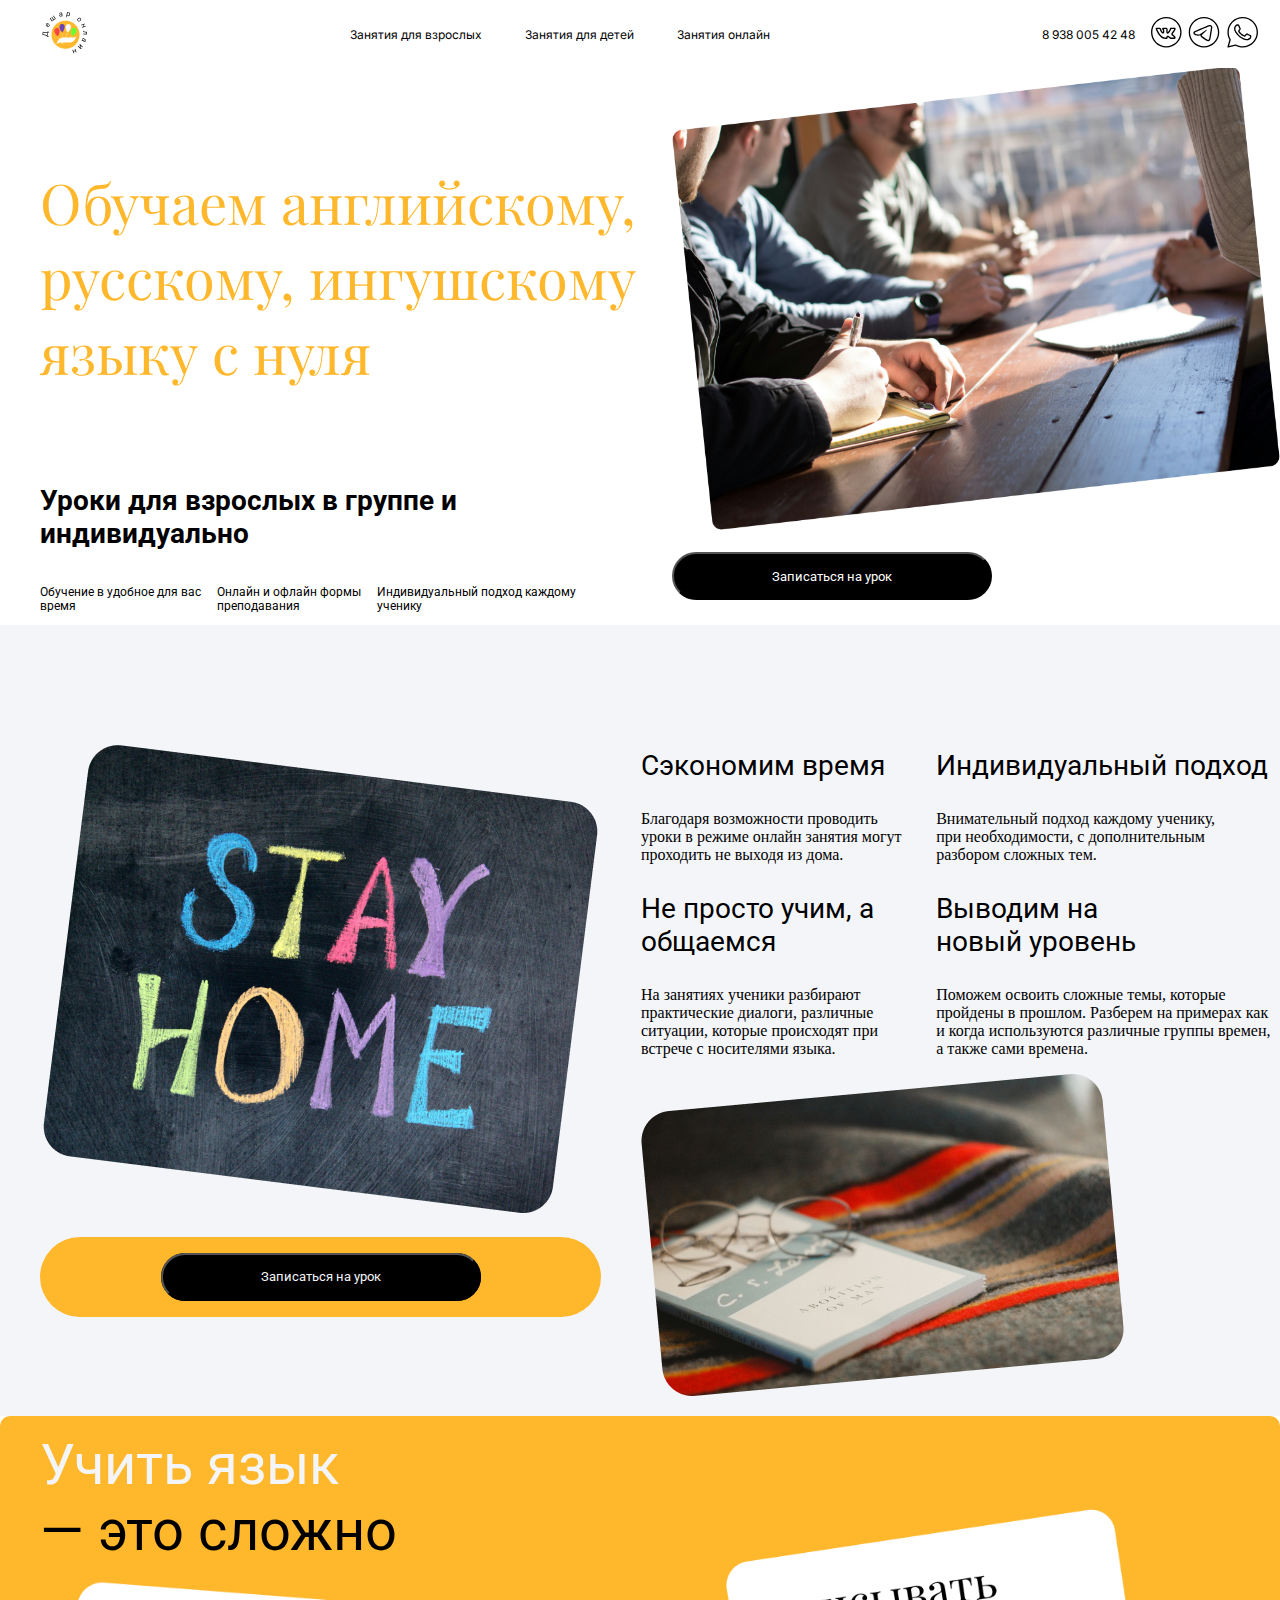
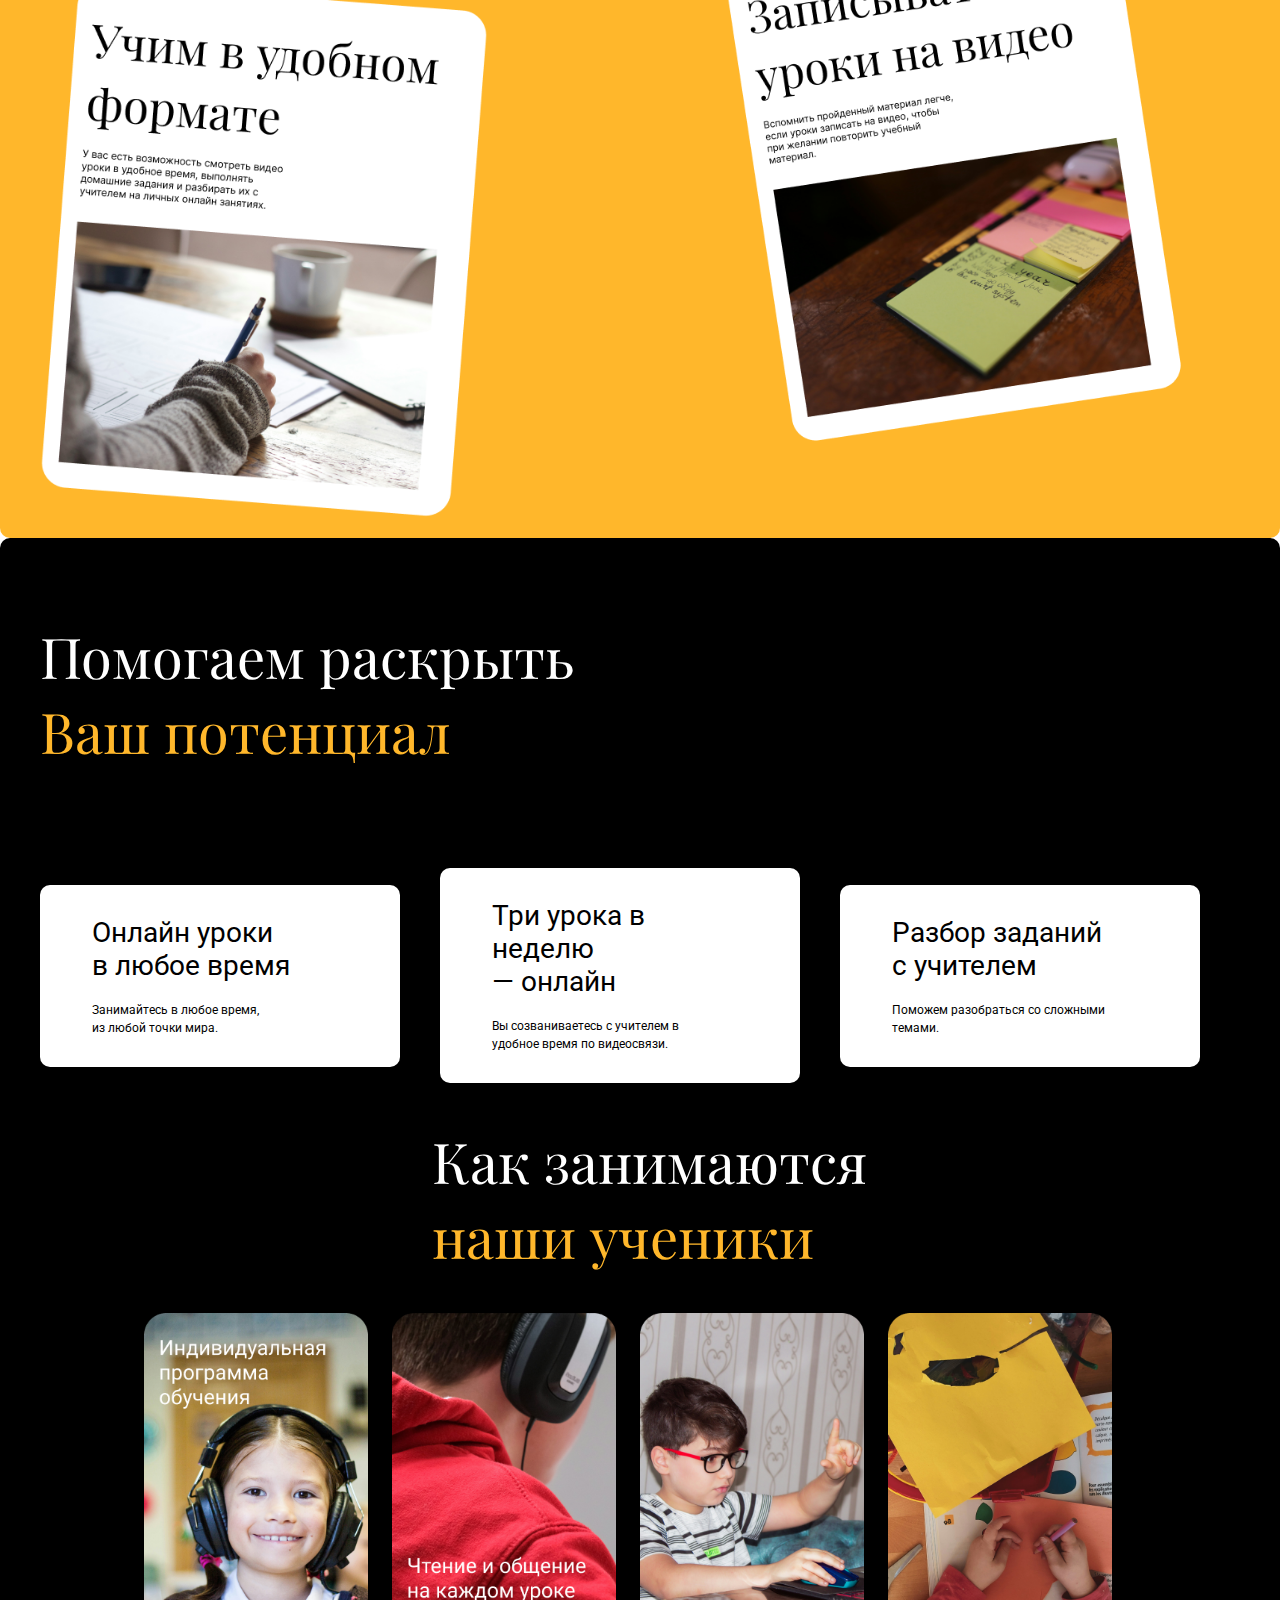
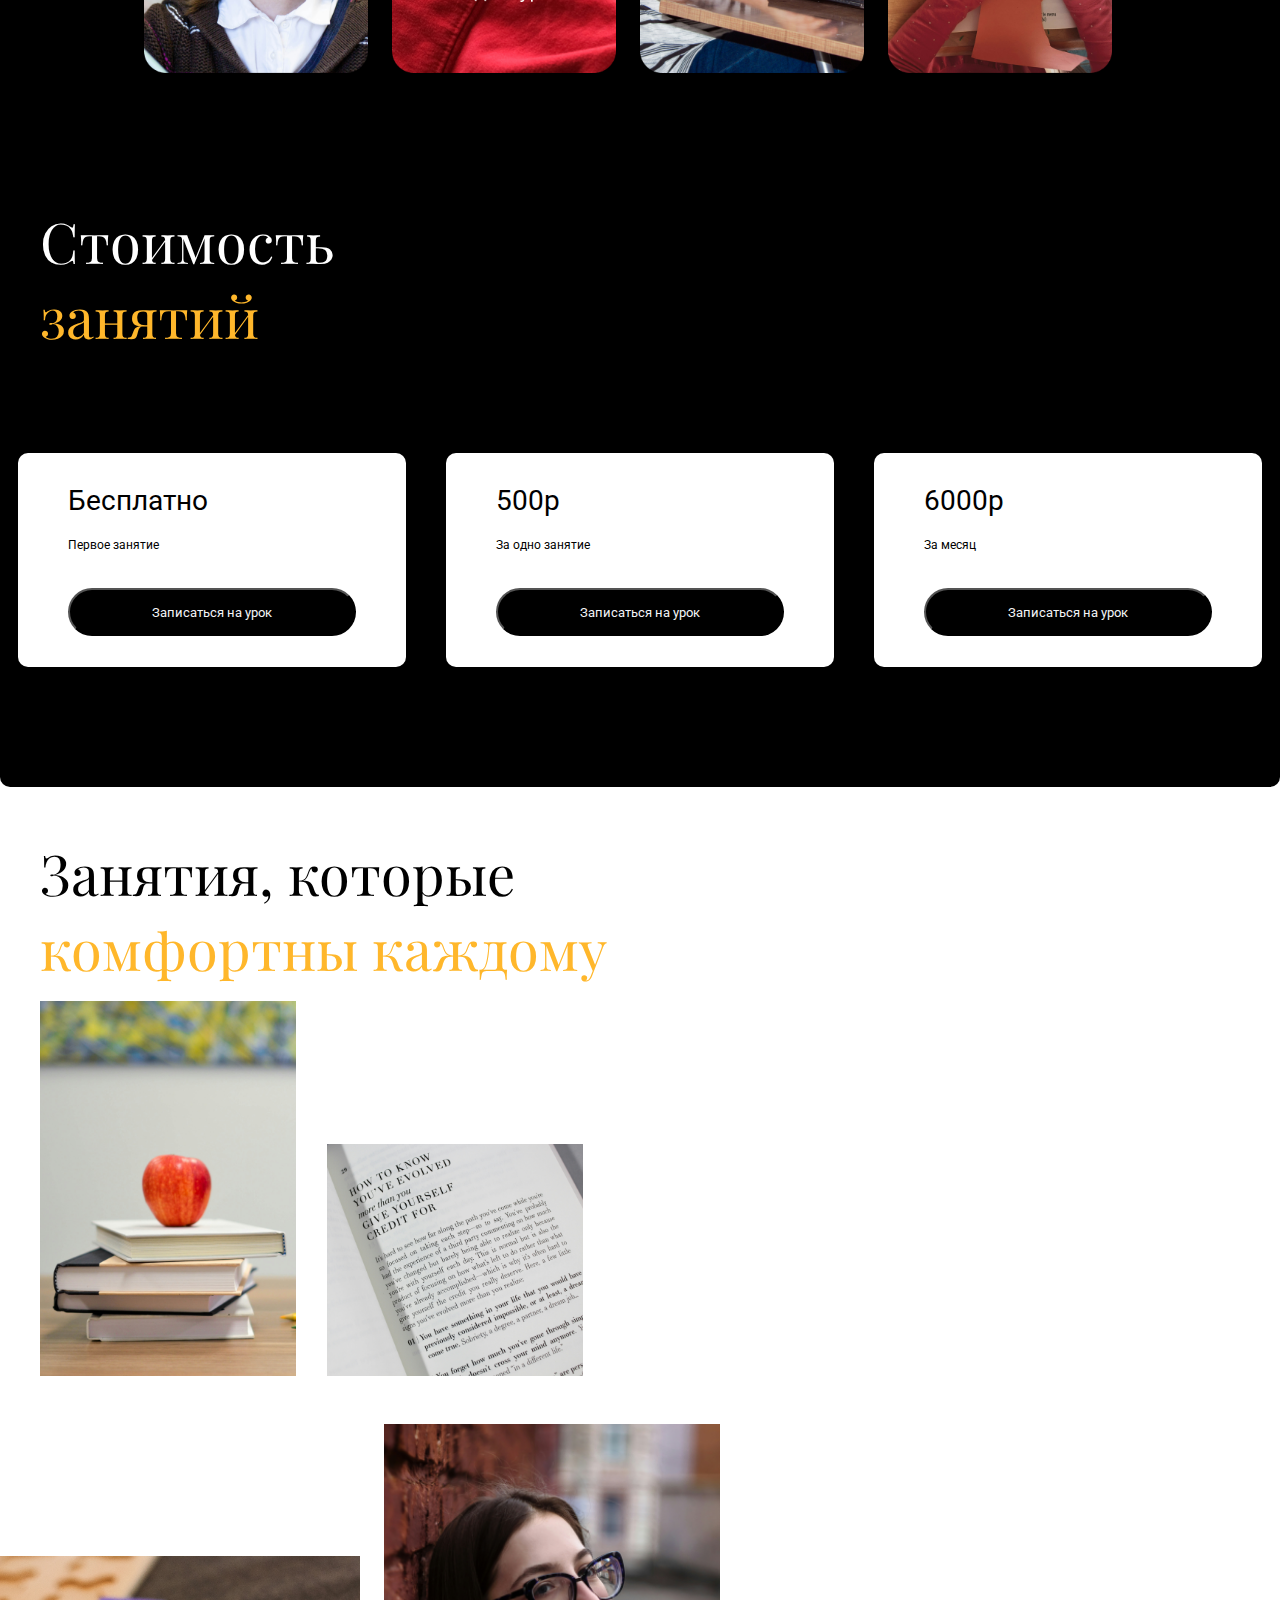
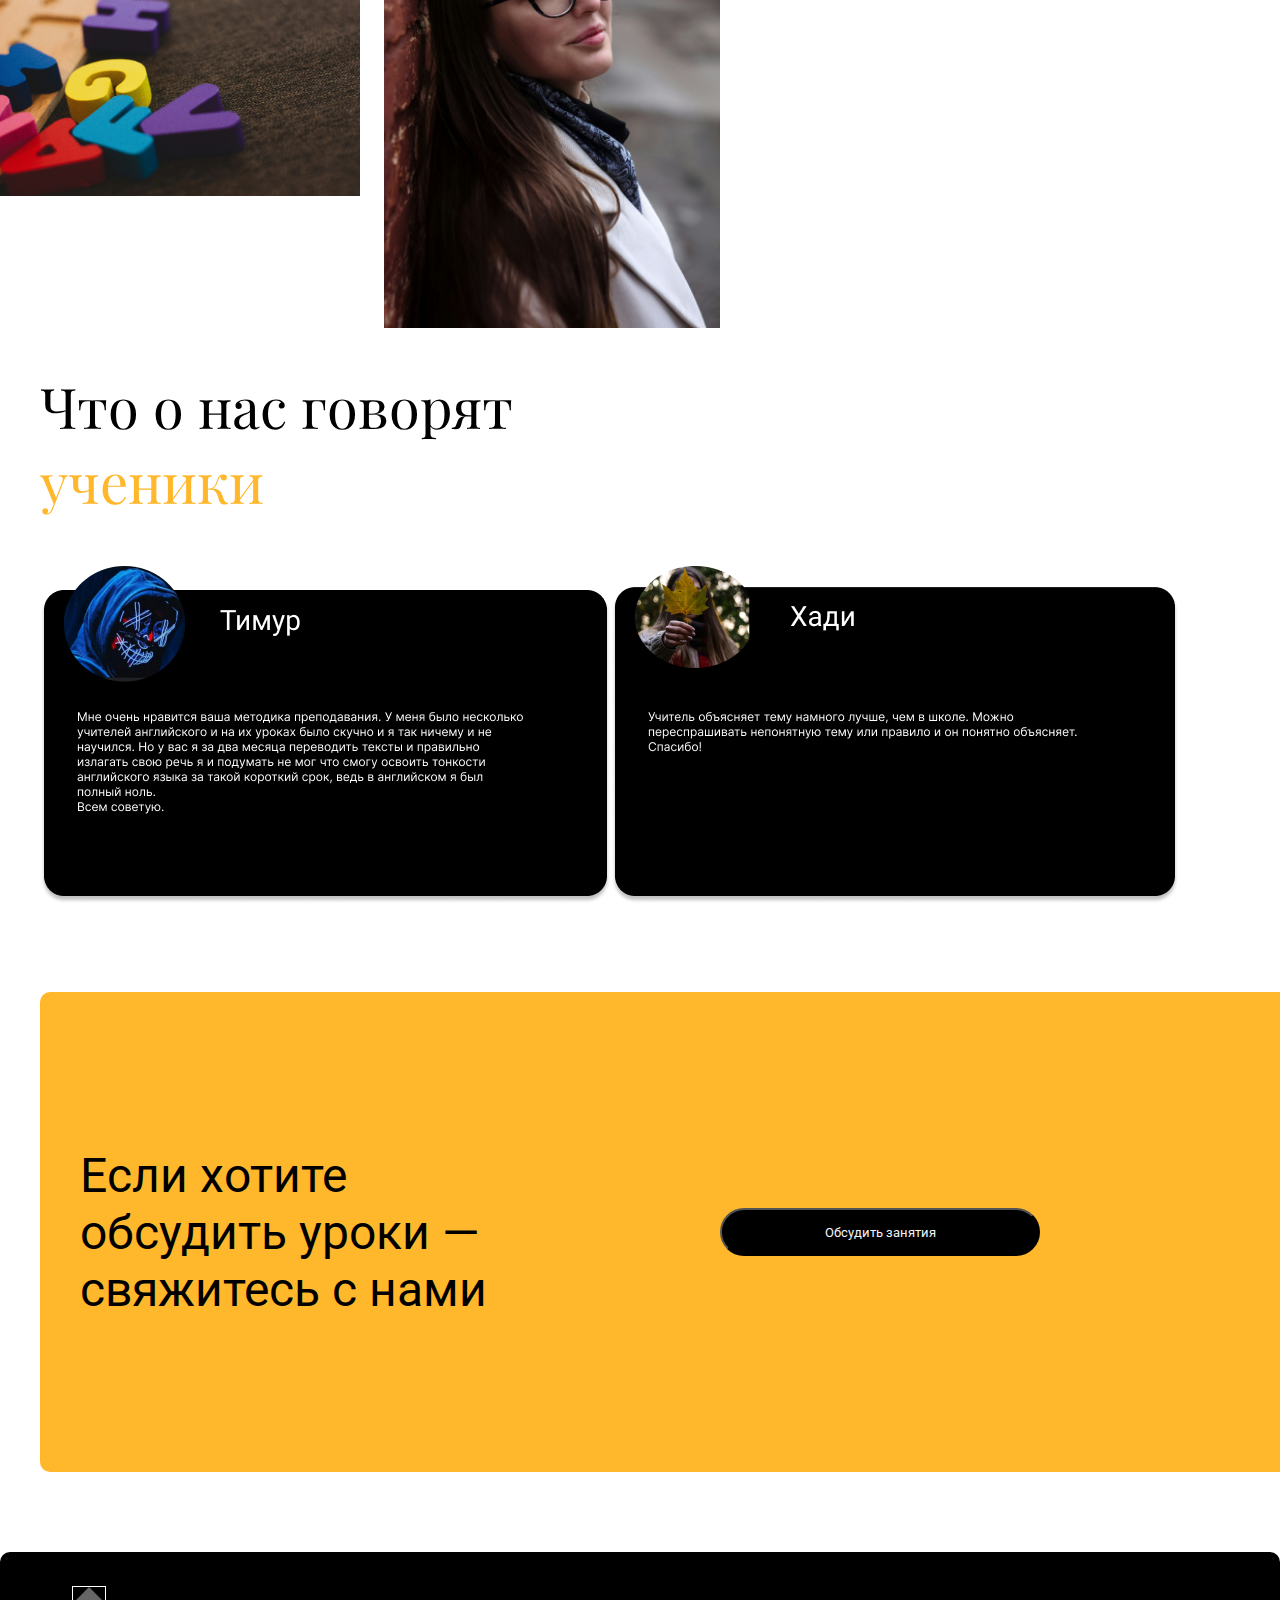
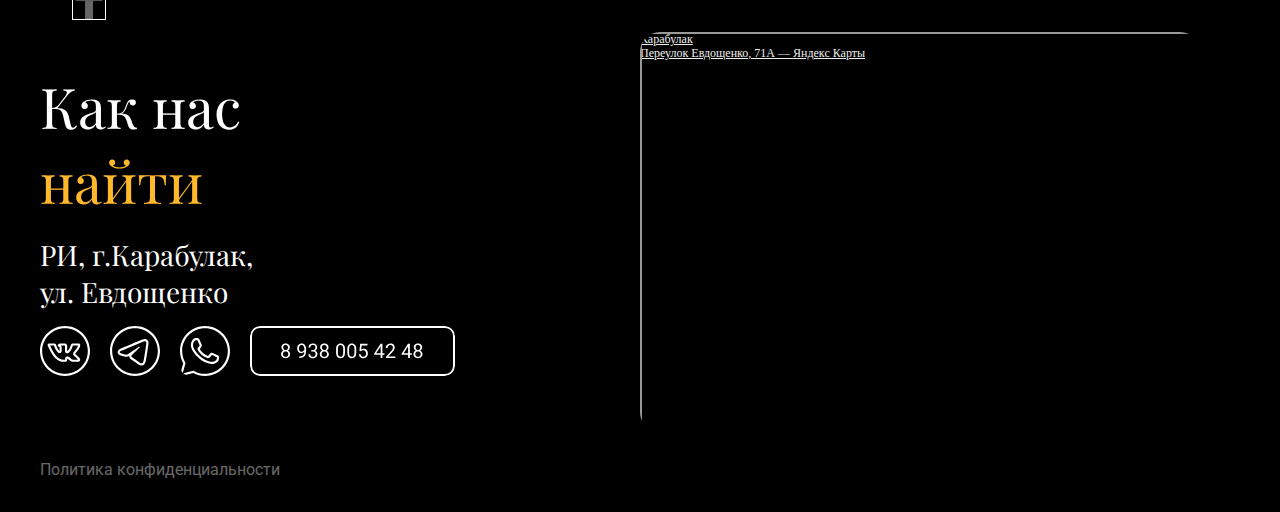
<file: index.html>
<!DOCTYPE html>
<html lang="ru">
<head>
    <meta charset="UTF-8">
    <meta name="viewport" content="width=device-width, initial-scale=1.0">
    
    <meta name="description" content="Курсы и дополнительные занятия для взрослых и детей">
    <meta name="keywords" content="Английский язык. Русский язык. Ингушский язык. Онлайн занятия. Онлайн школа в Ингушетии. Репетитор онлайн.">
    <link type="image/x-icon" rel="shortcut icon" href="favicon.ico">
    <link rel="preconnect" href="https://fonts.googleapis.com">
<link rel="preconnect" href="https://fonts.gstatic.com" crossorigin>
<link href="https://fonts.googleapis.com/css2?family=Inter:ital,opsz,wght@0,14..32,100..900;1,14..32,100..900&display=swap" rel="stylesheet">

<link rel="preconnect" href="https://fonts.googleapis.com">
<link rel="preconnect" href="https://fonts.gstatic.com" crossorigin>
<link href="https://fonts.googleapis.com/css2?family=Inter:ital,opsz,wght@0,14..32,100..900;1,14..32,100..900&family=Playfair+Display:ital,wght@0,400..900;1,400..900&display=swap" rel="stylesheet">

<link rel="preconnect" href="https://fonts.googleapis.com">
<link rel="preconnect" href="https://fonts.gstatic.com" crossorigin>
<link href="https://fonts.googleapis.com/css2?family=Inter:ital,opsz,wght@0,14..32,100..900;1,14..32,100..900&family=Playfair+Display:ital,wght@0,400..900;1,400..900&family=Roboto:ital,wght@0,100;0,300;0,400;0,500;0,700;0,900;1,100;1,300;1,400;1,500;1,700;1,900&display=swap" rel="stylesheet">
<link rel="stylesheet" href="indexOlder.css">
<title>Дешар онлайн. Занятия для взрослых</title>
</head>
<body>
    
        <div class="HeadPage">
            <div class="Header">
             <a href="index.html">
                 <img class="logotip" src="logotip.png" alt="english">
             </a>
            
            <div class="ListItems">
              <a href="index.html" class="ListItem">Занятия для взрослых</a>
             <a href="indexChildren.html" class="ListItem">Занятия для детей</a>
             <a href="indexOnline.html" class="ListItem">Занятия онлайн</a>
            </div>
           
            <div class="logotipy">
             <a href="tel:+79380054248" class="Number">8 938 005 42 48</a>
             <a href="https://vk.com/id102390993" class="logotips"><img class="logo-vk" src="vk.svg" alt="vk"></a>
             <a href="https://t.me/DesharOnline" class="logotips"><img class="logo-tg" src="tg.svg" alt="telegram"></a>
             <a href="https://api.whatsapp.com/send?phone=79380054248" class="logotips"><img class="logo-whatsup" src="whatsup.svg" alt="whatsup"></a>
             
            </div>
            <div class="hamburger-menu">

                <input id="menu__toggle" type="checkbox" />
            
                <label class="menu__btn" for="menu__toggle">
            
                  <span></span>
            
                </label>
            
            
            <ul class="menu__box">
            
             
            
            <li><a class="menu__item" href="index.html">Занятия для взрослых</a></li>
            
            <li><a class="menu__item" href="indexChildren.html">Занятия для детей</a></li>
            
            <li><a class="menu__item" href="indexOnline.html">Занятия онлайн</a></li>
            
            
                </ul>
            
              </div>
            </div>
            <div class="Wrap">
             <div class="WrapLeft">
                 <h1 class="losung">Обучаем английскому, русскому, ингушскому языку с нуля</h1>
                 <div class="WrapLeftBut">
                    <a class="WrapLeftButton" href="https://t.me/DesharOnline"><button class="WrapLeftButton">Записаться на урок</button></a>
                 </div>
                 <h2 class="sublosung">Уроки для взрослых в группе и индивидуально</h2>
                 <div class="WrapDown">
                     <p class="minitext">Обучение в удобное для вас<br>время</p>
                     <p class="minitext">Онлайн и офлайн формы<br>преподавания</p>
                     <p class="minitext">Индивидуальный подход каждому<br>ученику</p>
                 </div>  
             </div>          
             <div class="WrapRight">
                 <img class="picture" src="Главная.png">
                 <a href="https://t.me/DesharOnline"><button class="button">Записаться на урок</button></a>
             </div>  
                 
            </div>
         </div>
         <div class="SecondPage">
            <div class="SecLeft">
               <img class="imgStayHome" src="imgStayHome.png" alt="home">
               <div class="SecBut">
                   <a class="SecButton" href="https://t.me/DesharOnline"><button class="SecButton">Записаться на урок</button></a>
                </div>
            </div>
            <div class="SecRight">
               <div class="SecSubRight">
                   <div class="SecLeftBlock">
                       <p class="SecHeadText1">
                           Сэкономим время
                       </p>
                       <p class="SecSubHeadText1">
                           Благодаря возможности проводить<br>уроки в режиме онлайн занятия могут<br>проходить не выходя из дома.
                       </p>
                       <p class="SecHeadText2">
                           Не просто учим, а общаемся
                       </p>
                       <p class="SecSubHeadText2">
                           На занятиях ученики разбирают<br>практические диалоги, различные<br>ситуации, которые происходят при<br>встрече с носителями языка.
                       </p>
                      
                   </div>
                   <div class="SecRightBlock">
                       <p class="SecHeadText3">
                           Индивидуальный подход
                       </p>
                       <p class="SecSubHeadText3">Внимательный подход каждому ученику,<br>при необходимости, с дополнительным<br>разбором сложных тем.
                       </p>
                       <p class="SecHeadText4">
                           Выводим на<br>новый уровень
                       </p>
                       <p class="SecSubHeadText4">Поможем освоить сложные темы, которые<br>пройдены в прошлом. Разберем на примерах как<br>и когда используются различные группы времен, а также сами времена.
                       </p>
                   </div>
               </div>
               <div>
                   <img class="book_glass" src="книгаочки.png" alt="bookglass">
               </div>
            </div>
           
       </div>
       <div class="ThirdPage">
        <div class="ThirdLeft">
            <span class="ThirdTextTop">Учить язык</span><br>
            <span class="ThirdTextDown">— это сложно</span>
            <img class="ThirdLeftPicture" src="ThirdLeftPicture.png" alt="">
        </div>
        <div class="ThirdRight">
            <img class="ThirdRightPicture" src="TirdRightPicture.png" alt="">
        </div>

    </div>
    <div class="ForthPage">
        <div class="ForthTopBlock">
            <span class="FTBHeadTextTop">Помогаем раскрыть</span><br>
            <span class="FTBHeadTextBottom">Ваш потенциал</span>
        </div>
        <div class="ForthBottomBlock">
              <div class="ForthBottomBlockItems">
                <span class="FBBTopText">Онлайн уроки<br>в любое время</span><br><br>
                <span class="FBBBottomText">Занимайтесь в любое время,<br>из любой точки мира.</span>
              </div>
              <div class="ForthBottomBlockItems">
                <span class="FBBTopText">Три урока в неделю<br>— онлайн</span><br><br>
                <span class="FBBBottomText">Вы созваниваетесь с учителем в<br>удобное время по видеосвязи.</span>
              </div>
              <div class="ForthBottomBlockItems">
                <span class="FBBTopText">Разбор заданий<br>с учителем</span><br><br>
                <span class="FBBBottomText">Поможем разобраться со сложными<br>темами.</span>
              </div>
        </div>
    </div>
    <div class="FifthPage">
        <div class="FifthTopBlock">
            <span class="FifthTopText">Как занимаются</span><br>
            <span class="FifthBottomText">наши ученики</span>
        </div>
        <div class="FifthBottomBlock">
            <img class="fifthpicitem" src="fifthfirstpicth.png" alt="дети">
            <img class="fifthpicitem" src="fifthsecpicth.png" alt="дети">
            <img class="fifthpicitem" src="fifththirdpicth.png" alt="дети">
            <img class="fifthpicitem" src="fifthforthpicth.png" alt="дети">
        </div>
    </div>
    <div class="SixthPage">
        <div class="SixthTopBlock">
            <span class="STBTopText">Стоимость</span><br>
            <span class="STBBottomText">занятий</span>
        </div>
        <div class="SixthBottomBlock">
            <div class="SixthBottomBlockItems">
                <span class="SBBTopText">Бесплатно</span><br><br>
                <span class="SBBBottomText">Первое занятие</span><br>
                <a href="https://api.whatsapp.com/send?phone=79380054248">
                    <button class="SBBButton">Записаться на урок</button>
                </a>
            </div>
            <div class="SixthBottomBlockItems">
                <span class="SBBTopText">500р</span><br><br>
                <span class="SBBBottomText">За одно занятие</span><br>
                <a href="https://t.me/DesharOnline">
                    <button class="SBBButton">Записаться на урок</button>
                </a>
            </div>
            <div class="SixthBottomBlockItems">
                <span class="SBBTopText">6000р</span><br><br>
                <span class="SBBBottomText">За месяц</span><br>
                <a href="https://vk.com/id102390993">
                    <button class="SBBButton">Записаться на урок</button>
                </a>
            </div>
        </div>
    </div>
    <div class="SeventhPage">
        <div class="SeventhLeftBlock">
            <div class="SLBTextBlock">
                <span class="SLBTopText">Занятия, которые</span><br>
            <span class="SLBBottomText">комфортны каждому</span>
            </div>
            <div class="SLBLeftPicthBlock">
                <img class="SLBLeftPicth" src="SLBLeftPicth.png" alt="">
                <img class="SLBRightPicth" src="SLBRightPicth.png" alt="">
            </div>

        </div>
        <div class="SeventhRightBlock">
            <img class="SRBLeftPicth" src="SRBLeftPicth.png" alt="">
            <img class="SRBRightPicth" src="SRBRightPicth.png" alt="">
        </div>
    </div>
    <div class="EightthPage">
        <div class="EightthPageTopBlock">
           <span class="EPTBTopText">Что о нас говорят</span><br>
           <span class="EPTBBottomText">ученики</span>
        </div>
        <div class="EightthPageBottomBlock">
             <img class="Timur" src="Отзыв Тимура.png" alt="people">
             <img class="Hady" src="Отзыв Хади.png" alt="people">
        </div>
    </div>
    <div class="NinePage">
        <div class="NinePageLeftBlock">
            <span class="NPLBItems">Если хотите</span><br>
            <span class="NPLBItems">обсудить уроки —</span><br>
            <span class="NPLBItems">свяжитесь с нами</span><br>
            <div class="NineButLeft">
                <a href="https://t.me/DesharOnline">
                    <button class="NPBLButton">Обсудить занятия</button>
                </a>
            </div>
            
        </div>
        <div class="NinePageRightBlock">
            <div class="NineButRight">
                <a href="https://t.me/DesharOnline">
                    <button class="NPBRButton">Обсудить занятия</button>
                </a>
            </div>
            
        </div>
    </div>
    <div class="TenthPage">
            <div class="TenthPageLeftBlock">
                
                <div class="ArrowBox">
                    <a href="#">
                        <img class="arrow" src="arrow.png" alt="english"><br>
                    </a>
                </div>
                
                <span class="TPLBTopText">Как нас</span><br>
                <span class="TPLBBottomText">найти</span><br><br>
                <span class="TPLBAdress">РИ, г.Карабулак,<br>ул. Евдощенко</span><br>
                <div id="contacts" class="TenthPageIconsBlock">
                    <a class="TenthPageIcons" href="https://vk.com/id102390993"><img class="TenthPageIcons" src="vk_footer.svg" alt=""></a>
                    <a class="TenthPageIcons" href="https://t.me/DesharOnline"><img class="TenthPageIcons" src="tg_footer.svg" alt=""></a>    
                    <a class="TenthPageIcons" href="https://api.whatsapp.com/send?phone=79380054248"><img class="TenthPageIcons" src="whatsup_footer.svg" alt=""></a>
                    <a class="TenthPageIcons" href="tel:+79380054248"><img class="TenthPageIcons" src="Number.svg" alt=""></a>
                </div>
                <a class="politic" href="policy.html" target="_blank">
                    <span >Политика конфиденциальности</span>
                </a>
            </div>
            <div class="TenthPageRightBlock">
                <div class="Map" style="position:relative;overflow:hidden;">
                    <a href="https://yandex.ru/maps/20180/karabulak/?utm_medium=mapframe&utm_source=maps" 
                    style="color:#eee;font-size:12px;position:absolute;top:0px;">Карабулак
                </a><a href="https://yandex.ru/maps/20180/karabulak/house/pereulok_yevdoshchenko_71a/YE0YfwdiQU0FQFppfX9wdX5hZQ==/?ll=44.902882%2C43.314221&utm_medium=mapframe&utm_source=maps&z=16.45" 
                style="color:#eee;font-size:12px;position:absolute;top:14px;">Переулок Евдощенко, 71А — Яндекс Карты</a>
                <iframe src="https://yandex.ru/map-widget/v1/?ll=44.902882%2C43.314221&mode=search&ol=geo&ouri=ymapsbm1%3A%2F%2Fgeo%3Fdata%3DCgo0ODU0MzMzMjUwEnTQoNC-0YHRgdC40Y8sINCg0LXRgdC_0YPQsdC70LjQutCwINCY0L3Qs9GD0YjQtdGC0LjRjywg0JrQsNGA0LDQsdGD0LvQsNC6LCDQv9C10YDQtdGD0LvQvtC6INCV0LLQtNC-0YnQtdC90LrQviwgNzHQkCIKDY2cM0IVw0EtQg%2C%2C&z=16.45" 
                width="560" height="400" frameborder="1" allowfullscreen="true" 
                    style="position:relative;"></iframe>
                </div>
            </div>

        </div>
         
    
</body>
</html>
</file>
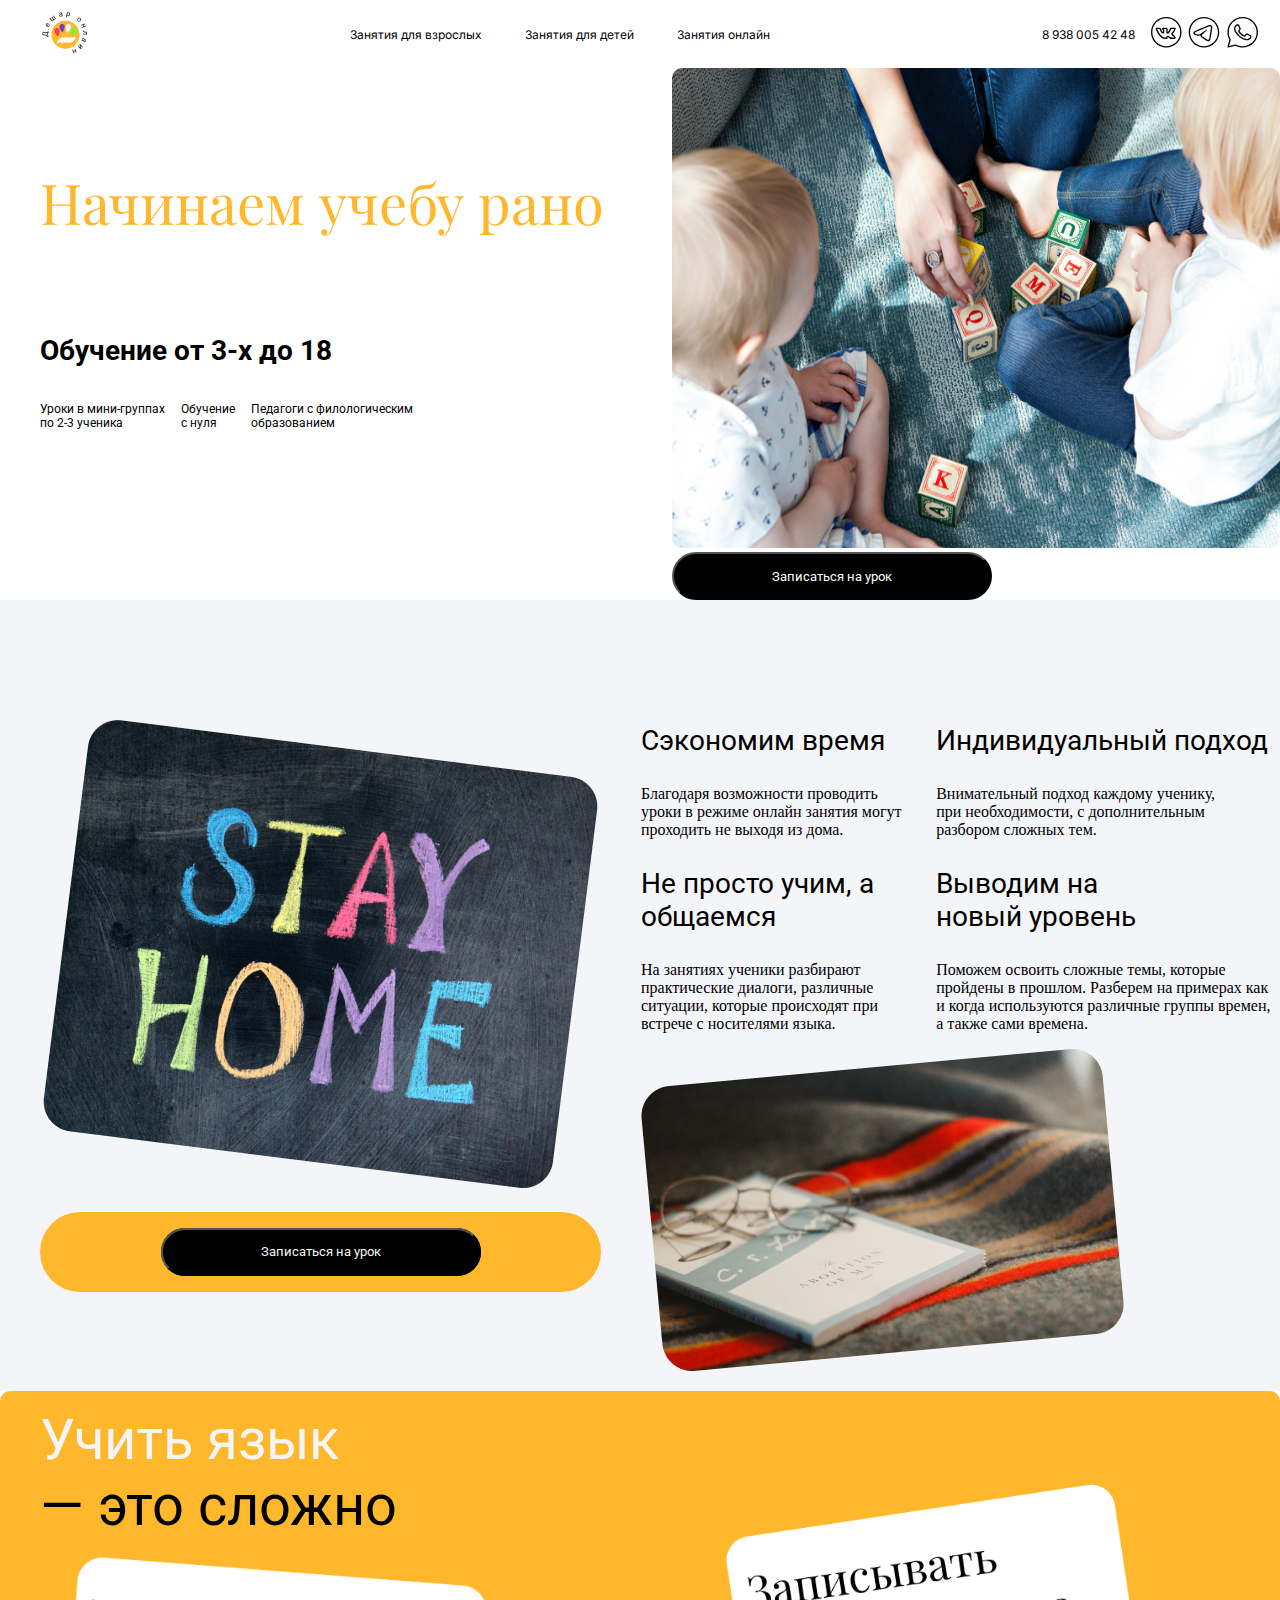
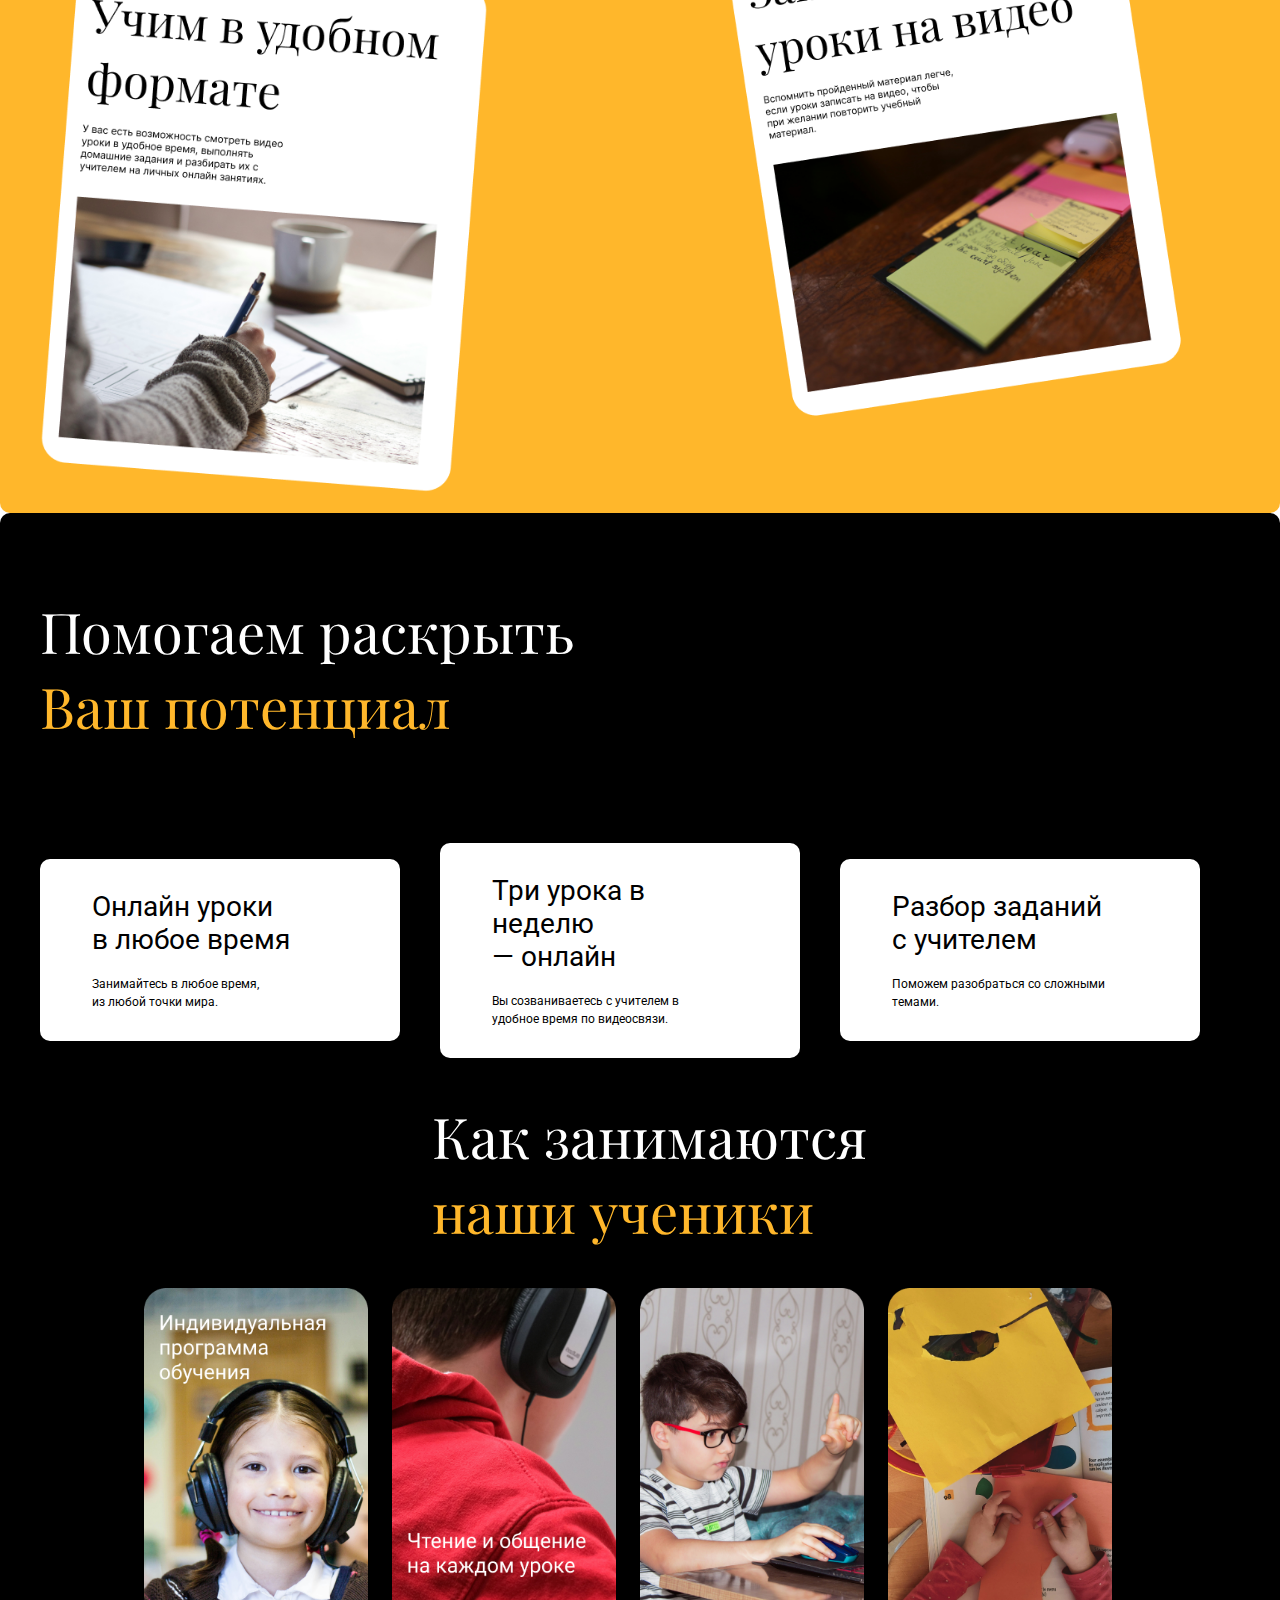
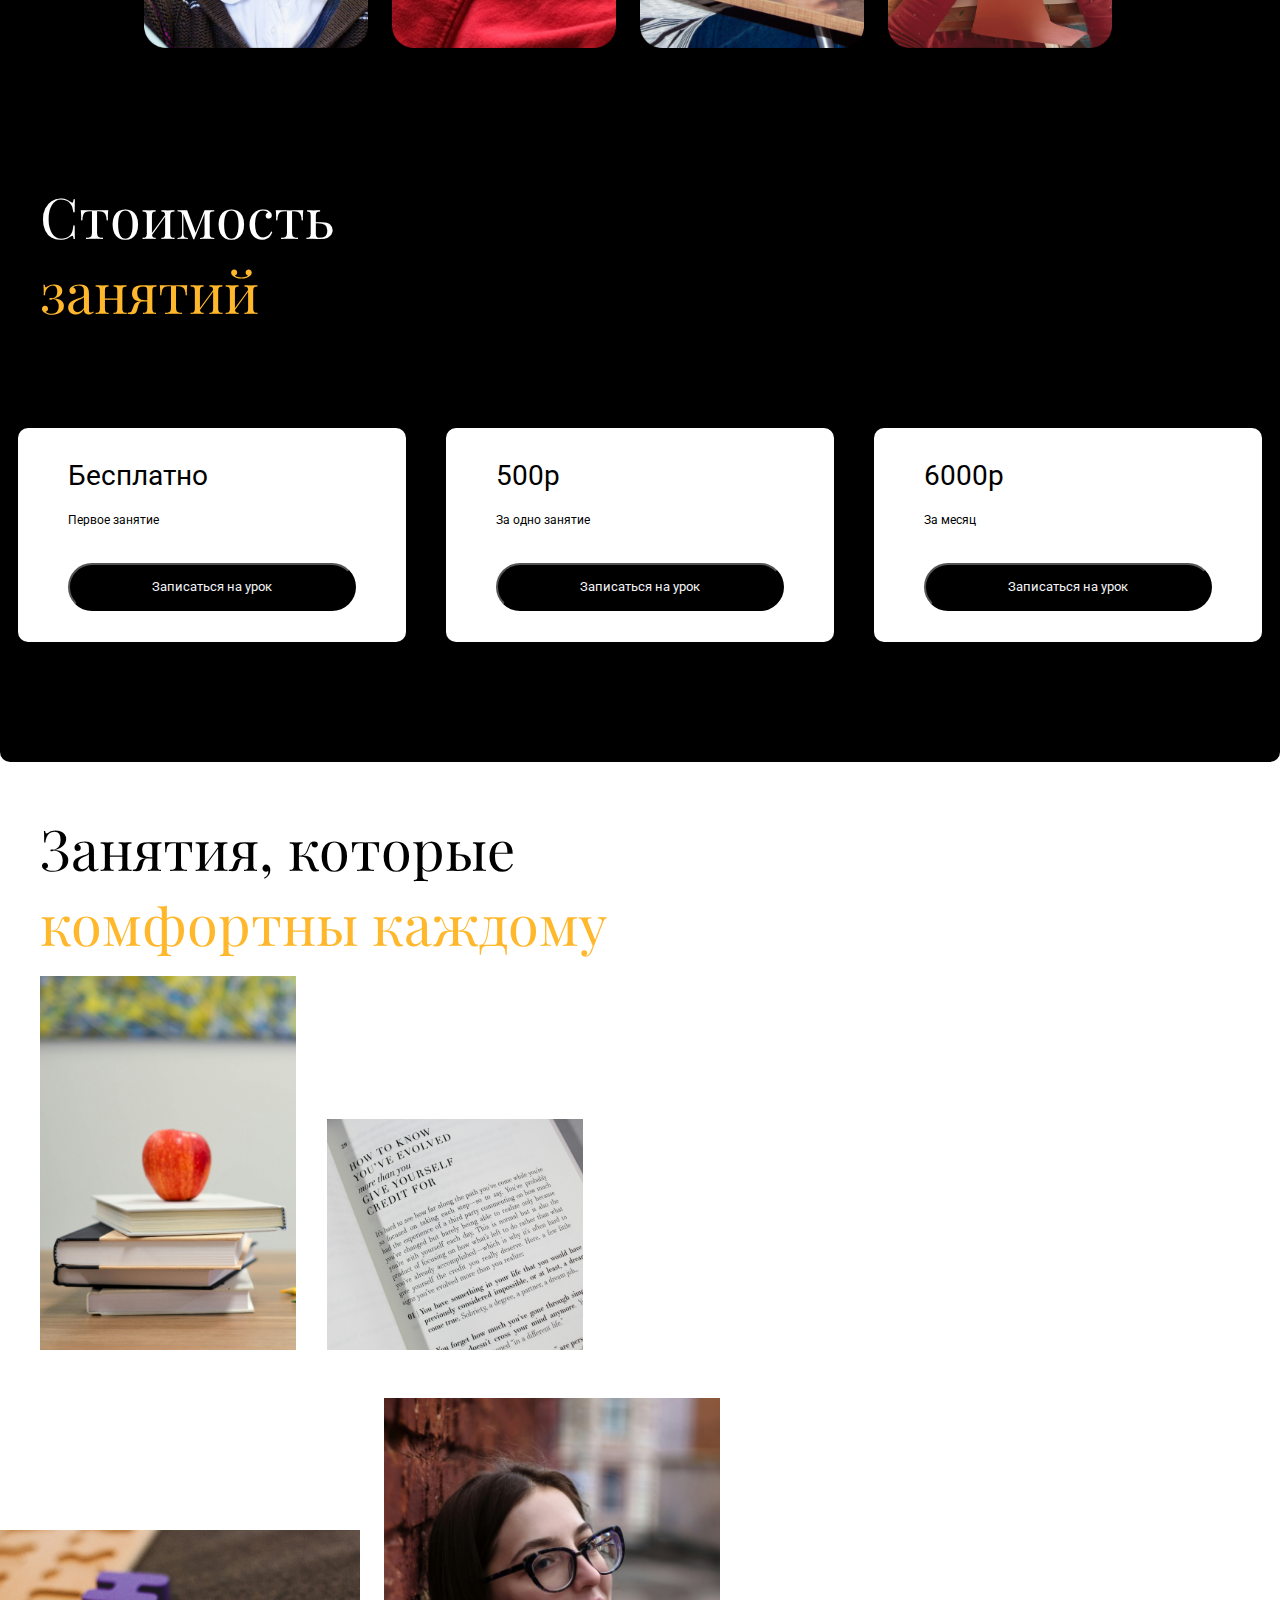
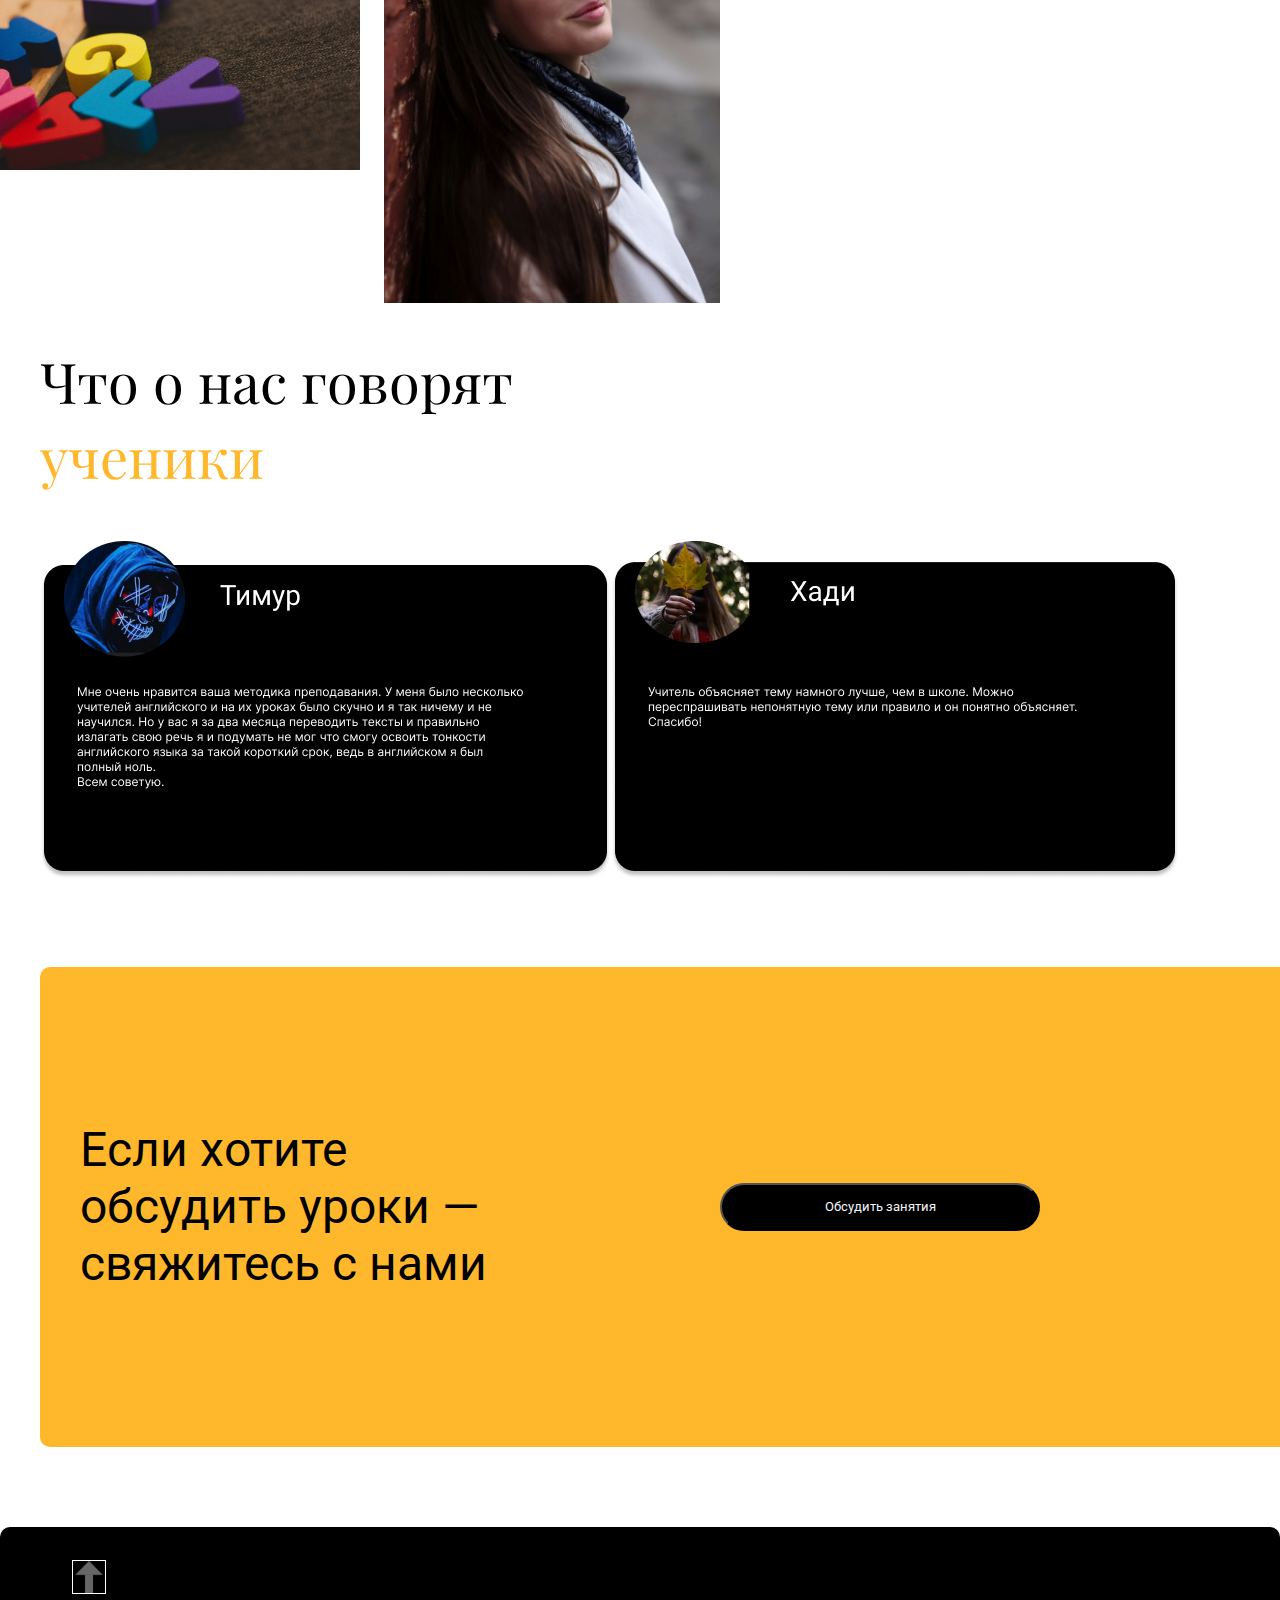
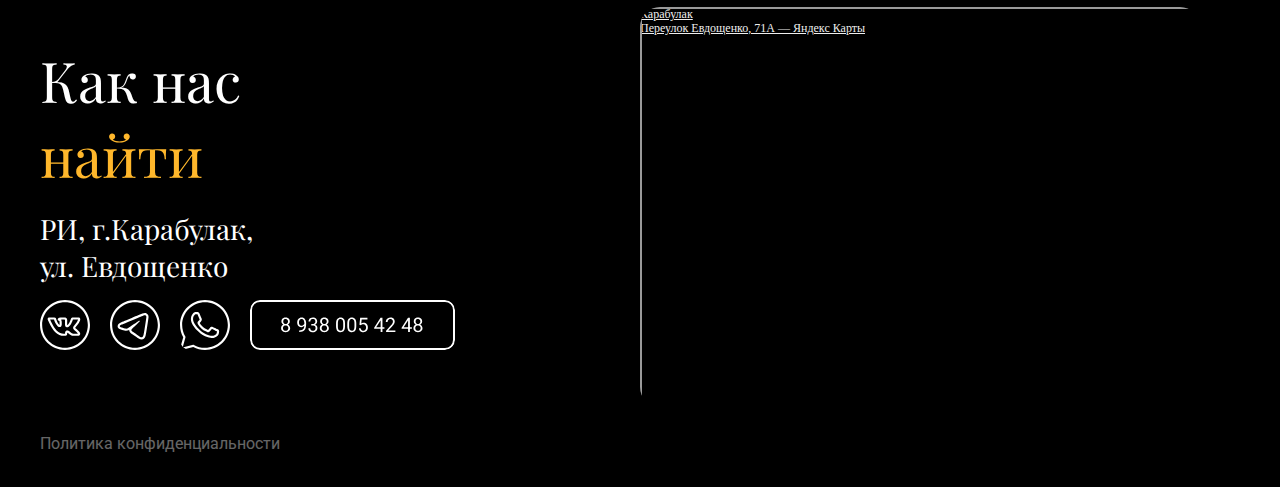
<file: indexChildren.html>
<!DOCTYPE html>
<html lang="en">
<head>
    <meta charset="UTF-8">
    <meta name="viewport" content="width=device-width, initial-scale=1.0">
    <meta name="description" content="Курсы и дополнительные занятия для детей от 3-х до 18. В группе и индивидуально. Репетиторы.">
    <meta name="keywords" content="Дополнительные занятия. Репетитор. Английский язык. Русский язык. Ингушский Язык.">
    <link type="image/x-icon" rel="shortcut icon" href="favicon.ico">
    <link rel="preconnect" href="https://fonts.googleapis.com">
<link rel="preconnect" href="https://fonts.gstatic.com" crossorigin>
<link href="https://fonts.googleapis.com/css2?family=Inter:ital,opsz,wght@0,14..32,100..900;1,14..32,100..900&display=swap" rel="stylesheet">

<link rel="preconnect" href="https://fonts.googleapis.com">
<link rel="preconnect" href="https://fonts.gstatic.com" crossorigin>
<link href="https://fonts.googleapis.com/css2?family=Inter:ital,opsz,wght@0,14..32,100..900;1,14..32,100..900&family=Playfair+Display:ital,wght@0,400..900;1,400..900&display=swap" rel="stylesheet">

<link rel="preconnect" href="https://fonts.googleapis.com">
<link rel="preconnect" href="https://fonts.gstatic.com" crossorigin>
<link href="https://fonts.googleapis.com/css2?family=Inter:ital,opsz,wght@0,14..32,100..900;1,14..32,100..900&family=Playfair+Display:ital,wght@0,400..900;1,400..900&family=Roboto:ital,wght@0,100;0,300;0,400;0,500;0,700;0,900;1,100;1,300;1,400;1,500;1,700;1,900&display=swap" rel="stylesheet">
    <link rel="stylesheet" href="indexChildren.css">
    <title>Дешар онлайн. Занятия для детей</title>
</head>
<body>
    
        <div class="HeadPage">
            <div class="Header">
             <a href="index.html">
                 <img class="logotip" src="logotip.png" alt="english">
             </a>
            <div class="ListItems">
              <a href="index.html" class="ListItem">Занятия для взрослых</a>
             <a href="indexChildren.html" class="ListItem">Занятия для детей</a>
             <a href="indexOnline.html" class="ListItem">Занятия онлайн</a>
            </div>
            <div class="logotipy">
                <a href="tel:+79380054248" class="Number">8 938 005 42 48</a>
                <a href="https://vk.com/id102390993" class="logotips"><img class="logo-vk" src="vk.svg" alt="vk"></a>
                <a href="https://t.me/DesharOnline" class="logotips"><img class="logo-tg" src="tg.svg" alt="telegram"></a>
                <a href="https://api.whatsapp.com/send?phone=79380054248" class="logotips"><img class="logo-whatsup" src="whatsup.svg" alt="whatsup"></a>
                
               </div>

            <div class="hamburger-menu">

                <input id="menu__toggle" type="checkbox" />
            
                <label class="menu__btn" for="menu__toggle">
            
                  <span></span>
            
                </label>
            
            
            <ul class="menu__box">
            
             
            
            <li><a class="menu__item" href="index.html">Занятия для взрослых</a></li>
            
            <li><a class="menu__item" href="indexChildren.html">Занятия для детей</a></li>
            
            <li><a class="menu__item" href="indexOnline.html">Занятия онлайн</a></li>
            
                </ul>
            
              </div>
            </div>
            <div class="Wrap">
             <div class="WrapLeft">
                 <h1 class="losung">Начинаем учебу рано</h1>
                 <div class="WrapLeftBut">
                    <a class="WrapLeftButton" href="https://t.me/DesharOnline"><button class="WrapLeftButton">Записаться на урок</button></a>
                 </div>
                 <h2 class="sublosung">Обучение от 3-х до 18</h2>
                 <div class="WrapDown">
                     <p class="minitext">Уроки в мини-группах<br>по 2-3 ученика</p>
                     <p class="minitext">Обучение <br>с нуля </p>
                     <p class="minitext">Педагоги с филологическим<br>образованием</p>
                 </div>  
             </div>          
             <div class="WrapRight">
                 <img class="picture" src="HeadPicForChild.png" alt="english">
                 <a href="https://t.me/DesharOnline"><button class="button">Записаться на урок</button></a>
             </div>  
                 
            </div>
         </div>
         <div class="SecondPage">
            <div class="SecLeft">
               <img class="imgStayHome" src="imgStayHome.png" alt="home">
               <div class="SecBut">
                   <a class="SecButton" href="https://t.me/DesharOnline"><button class="SecButton">Записаться на урок</button></a>
                </div>
            </div>
            <div class="SecRight">
               <div class="SecSubRight">
                   <div class="SecLeftBlock">
                       <p class="SecHeadText1">
                           Сэкономим время
                       </p>
                       <p class="SecSubHeadText1">
                           Благодаря возможности проводить<br>уроки в режиме онлайн занятия могут<br>проходить не выходя из дома.
                       </p>
                       <p class="SecHeadText2">
                           Не просто учим, а общаемся
                       </p>
                       <p class="SecSubHeadText2">
                           На занятиях ученики разбирают<br>практические диалоги, различные<br>ситуации, которые происходят при<br>встрече с носителями языка.
                       </p>
                      
                   </div>
                   <div class="SecRightBlock">
                       <p class="SecHeadText3">
                           Индивидуальный подход
                       </p>
                       <p class="SecSubHeadText3">Внимательный подход каждому ученику,<br>при необходимости, с дополнительным<br>разбором сложных тем.
                       </p>
                       <p class="SecHeadText4">
                           Выводим на<br>новый уровень
                       </p>
                       <p class="SecSubHeadText4">Поможем освоить сложные темы, которые<br>пройдены в прошлом. Разберем на примерах как<br>и когда используются различные группы времен, а также сами времена.
                       </p>
                   </div>
               </div>
               <div>
                   <img class="book_glass" src="книгаочки.png" alt="bookglass">
               </div>
            </div>
           
       </div>
       <div class="ThirdPage">
        <div class="ThirdLeft">
            <span class="ThirdTextTop">Учить язык</span><br>
            <span class="ThirdTextDown">— это сложно</span>
            <img class="ThirdLeftPicture" src="ThirdLeftPicture.png" alt="">
        </div>
        <div class="ThirdRight">
            <img class="ThirdRightPicture" src="TirdRightPicture.png" alt="">
        </div>

    </div>
    <div class="ForthPage">
        <div class="ForthTopBlock">
            <span class="FTBHeadTextTop">Помогаем раскрыть</span><br>
            <span class="FTBHeadTextBottom">Ваш потенциал</span>
        </div>
        <div class="ForthBottomBlock">
              <div class="ForthBottomBlockItems">
                <span class="FBBTopText">Онлайн уроки<br>в любое время</span><br><br>
                <span class="FBBBottomText">Занимайтесь в любое время,<br>из любой точки мира.</span>
              </div>
              <div class="ForthBottomBlockItems">
                <span class="FBBTopText">Три урока в неделю<br>— онлайн</span><br><br>
                <span class="FBBBottomText">Вы созваниваетесь с учителем в<br>удобное время по видеосвязи.</span>
              </div>
              <div class="ForthBottomBlockItems">
                <span class="FBBTopText">Разбор заданий<br>с учителем</span><br><br>
                <span class="FBBBottomText">Поможем разобраться со сложными<br>темами.</span>
              </div>
        </div>
    </div>
    <div class="FifthPage">
        <div class="FifthTopBlock">
            <span class="FifthTopText">Как занимаются</span><br>
            <span class="FifthBottomText">наши ученики</span>
        </div>
        <div class="FifthBottomBlock">
            <img class="fifthpicitem" src="fifthfirstpicth.png" alt="дети">
            <img class="fifthpicitem" src="fifthsecpicth.png" alt="дети">
            <img class="fifthpicitem" src="fifththirdpicth.png" alt="дети">
            <img class="fifthpicitem" src="fifthforthpicth.png" alt="дети">
        </div>
    </div>
    <div class="SixthPage">
        <div class="SixthTopBlock">
            <span class="STBTopText">Стоимость</span><br>
            <span class="STBBottomText">занятий</span>
        </div>
        <div class="SixthBottomBlock">
            <div class="SixthBottomBlockItems">
                <span class="SBBTopText">Бесплатно</span><br><br>
                <span class="SBBBottomText">Первое занятие</span><br>
                <a href="https://api.whatsapp.com/send?phone=79380054248">
                    <button class="SBBButton">Записаться на урок</button>
                </a>
            </div>
            <div class="SixthBottomBlockItems">
                <span class="SBBTopText">500р</span><br><br>
                <span class="SBBBottomText">За одно занятие</span><br>
                <a href="https://t.me/DesharOnline">
                    <button class="SBBButton">Записаться на урок</button>
                </a>
            </div>
            <div class="SixthBottomBlockItems">
                <span class="SBBTopText">6000р</span><br><br>
                <span class="SBBBottomText">За месяц</span><br>
                <a href="https://vk.com/id102390993">
                    <button class="SBBButton">Записаться на урок</button>
                </a>
            </div>
        </div>
    </div>
    <div class="SeventhPage">
        <div class="SeventhLeftBlock">
            <div class="SLBTextBlock">
                <span class="SLBTopText">Занятия, которые</span><br>
            <span class="SLBBottomText">комфортны каждому</span>
            </div>
            <div class="SLBLeftPicthBlock">
                <img class="SLBLeftPicth" src="SLBLeftPicth.png" alt="">
                <img class="SLBRightPicth" src="SLBRightPicth.png" alt="">
            </div>

        </div>
        <div class="SeventhRightBlock">
            <img class="SRBLeftPicth" src="SRBLeftPicth.png" alt="">
            <img class="SRBRightPicth" src="SRBRightPicth.png" alt="">
        </div>
    </div>
    <div class="EightthPage">
        <div class="EightthPageTopBlock">
           <span class="EPTBTopText">Что о нас говорят</span><br>
           <span class="EPTBBottomText">ученики</span>
        </div>
        <div class="EightthPageBottomBlock">
             <img class="Timur" src="Отзыв Тимура.png" alt="people">
             <img class="Hady" src="Отзыв Хади.png" alt="people">
        </div>
    </div>
    <div class="NinePage">
        <div class="NinePageLeftBlock">
            <span class="NPLBItems">Если хотите</span><br>
            <span class="NPLBItems">обсудить уроки —</span><br>
            <span class="NPLBItems">свяжитесь с нами</span><br>
            <div class="NineButLeft">
                <a href="https://t.me/DesharOnline">
                    <button class="NPBLButton">Обсудить занятия</button>
                </a>
            </div>
            
        </div>
        <div class="NinePageRightBlock">
            <div class="NineButRight">
                <a href="https://t.me/DesharOnline">
                    <button class="NPBRButton">Обсудить занятия</button>
                </a>
            </div>
            
        </div>
    </div>
    <div class="TenthPage">
            <div class="TenthPageLeftBlock">
                
                <div class="ArrowBox">
                    <a href="#">
                        <img class="arrow" src="arrow.png" alt="english"><br>
                    </a>
                </div>
                
                <span class="TPLBTopText">Как нас</span><br>
                <span class="TPLBBottomText">найти</span><br><br>
                <span class="TPLBAdress">РИ, г.Карабулак,<br>ул. Евдощенко</span><br>
                <div id="contacts" class="TenthPageIconsBlock">
                    <a class="TenthPageIcons" href="https://vk.com/id102390993"><img class="TenthPageIcons" src="vk_footer.svg" alt=""></a>
                    <a class="TenthPageIcons" href="https://t.me/DesharOnline"><img class="TenthPageIcons" src="tg_footer.svg" alt=""></a>    
                    <a class="TenthPageIcons" href="https://api.whatsapp.com/send?phone=79380054248"><img class="TenthPageIcons" src="whatsup_footer.svg" alt=""></a>
                    <a class="TenthPageIcons" href="tel:+79380054248"><img class="TenthPageIcons" src="Number.svg" alt=""></a>
                </div>
                <a class="politic" href="policy.html" target="_blank">
                    <span >Политика конфиденциальности</span>
                </a>
            </div>
            <div class="TenthPageRightBlock">
                <div class="Map" style="position:relative;overflow:hidden;">
                    <a href="https://yandex.ru/maps/20180/karabulak/?utm_medium=mapframe&utm_source=maps" 
                    style="color:#eee;font-size:12px;position:absolute;top:0px;">Карабулак
                </a><a href="https://yandex.ru/maps/20180/karabulak/house/pereulok_yevdoshchenko_71a/YE0YfwdiQU0FQFppfX9wdX5hZQ==/?ll=44.902882%2C43.314221&utm_medium=mapframe&utm_source=maps&z=16.45" 
                style="color:#eee;font-size:12px;position:absolute;top:14px;">Переулок Евдощенко, 71А — Яндекс Карты</a>
                <iframe src="https://yandex.ru/map-widget/v1/?ll=44.902882%2C43.314221&mode=search&ol=geo&ouri=ymapsbm1%3A%2F%2Fgeo%3Fdata%3DCgo0ODU0MzMzMjUwEnTQoNC-0YHRgdC40Y8sINCg0LXRgdC_0YPQsdC70LjQutCwINCY0L3Qs9GD0YjQtdGC0LjRjywg0JrQsNGA0LDQsdGD0LvQsNC6LCDQv9C10YDQtdGD0LvQvtC6INCV0LLQtNC-0YnQtdC90LrQviwgNzHQkCIKDY2cM0IVw0EtQg%2C%2C&z=16.45" 
                width="560" height="400" frameborder="1" allowfullscreen="true" 
                    style="position:relative;"></iframe>
                </div>
            </div>

        </div>
         
    
</body>
</html>
</file>
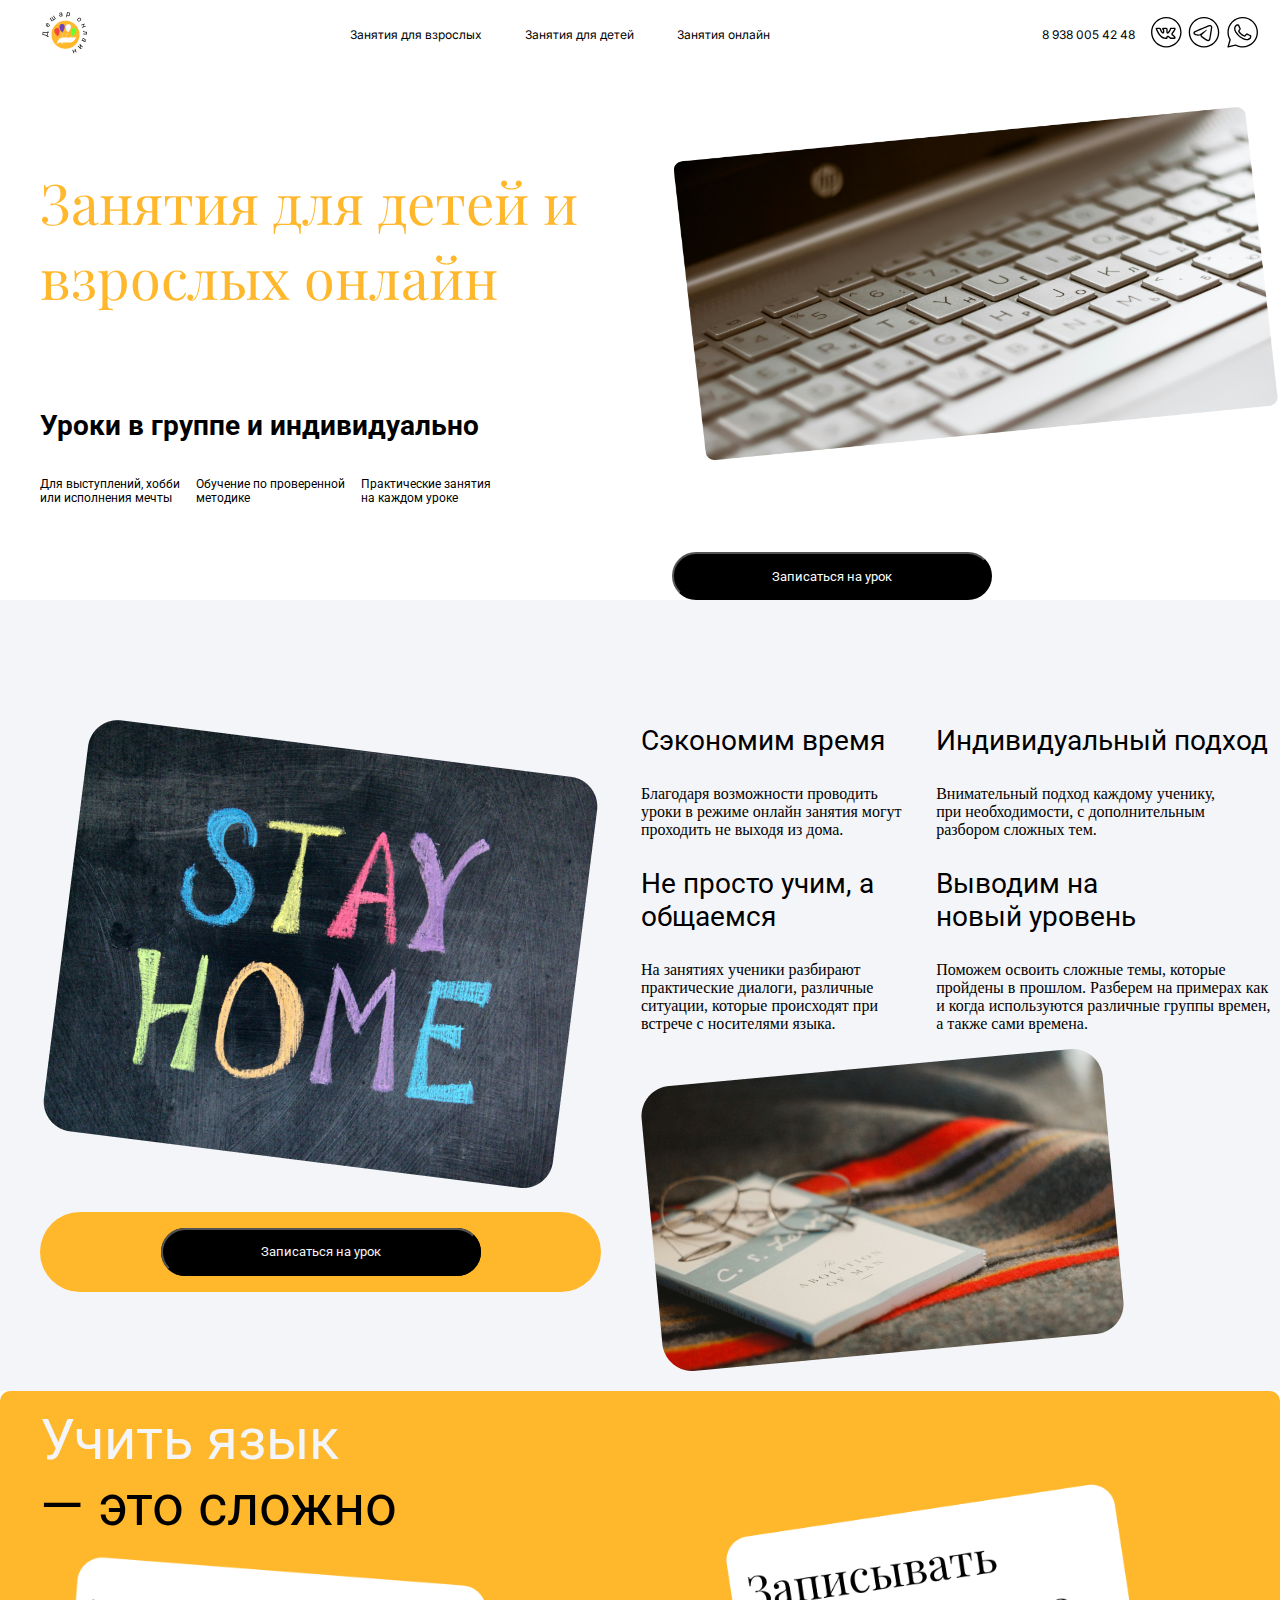
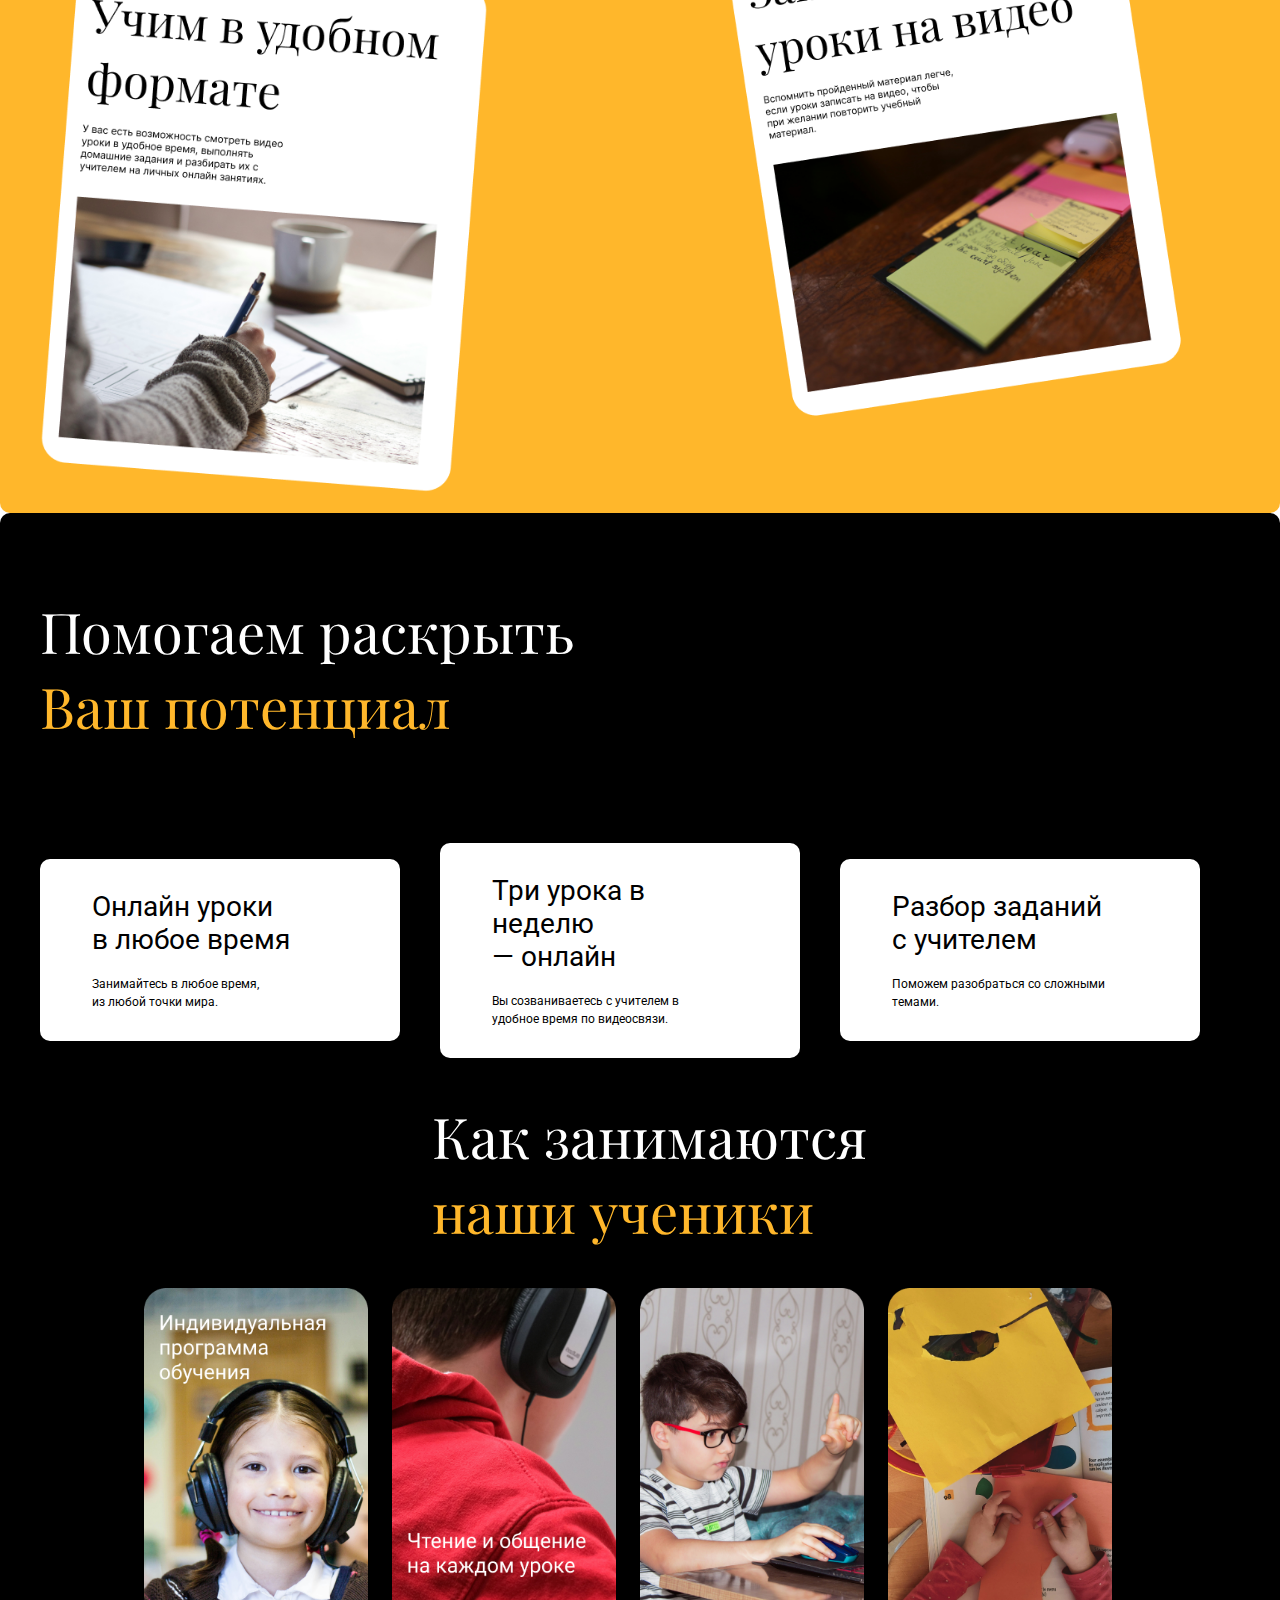
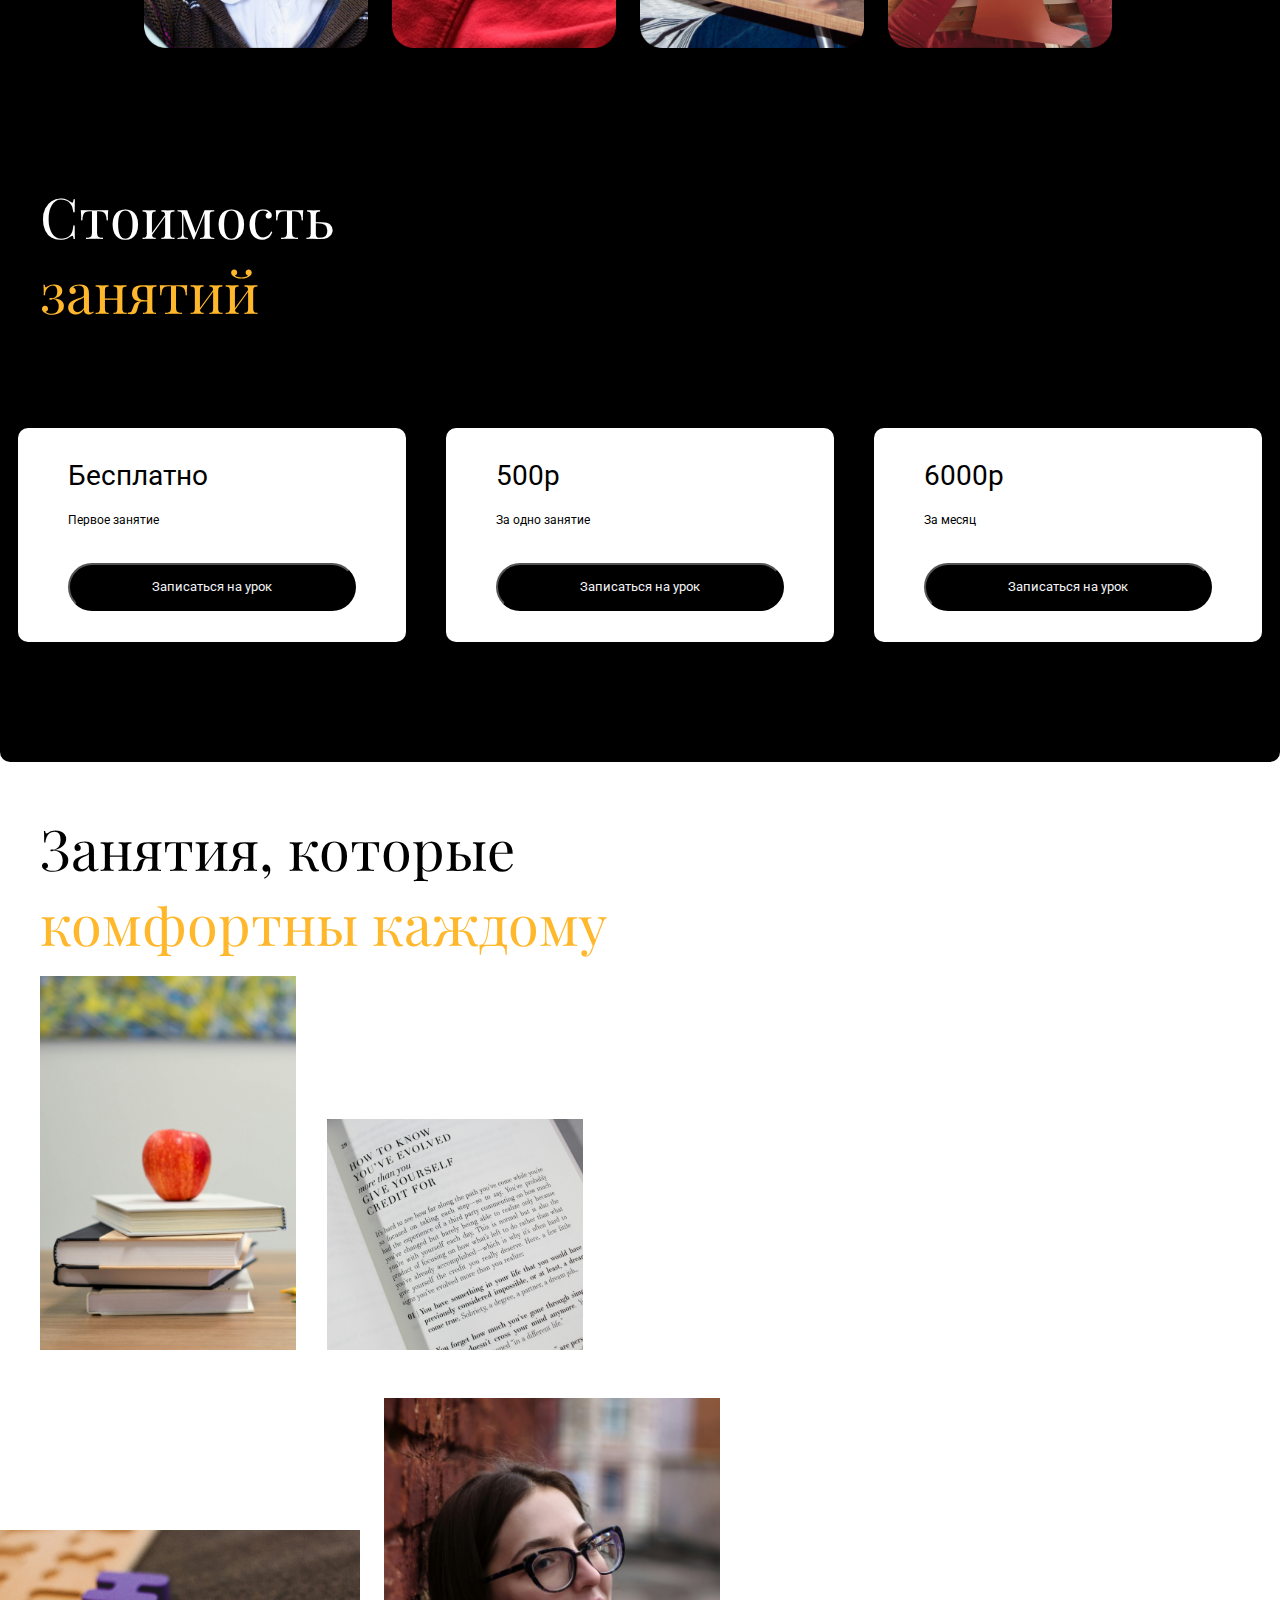
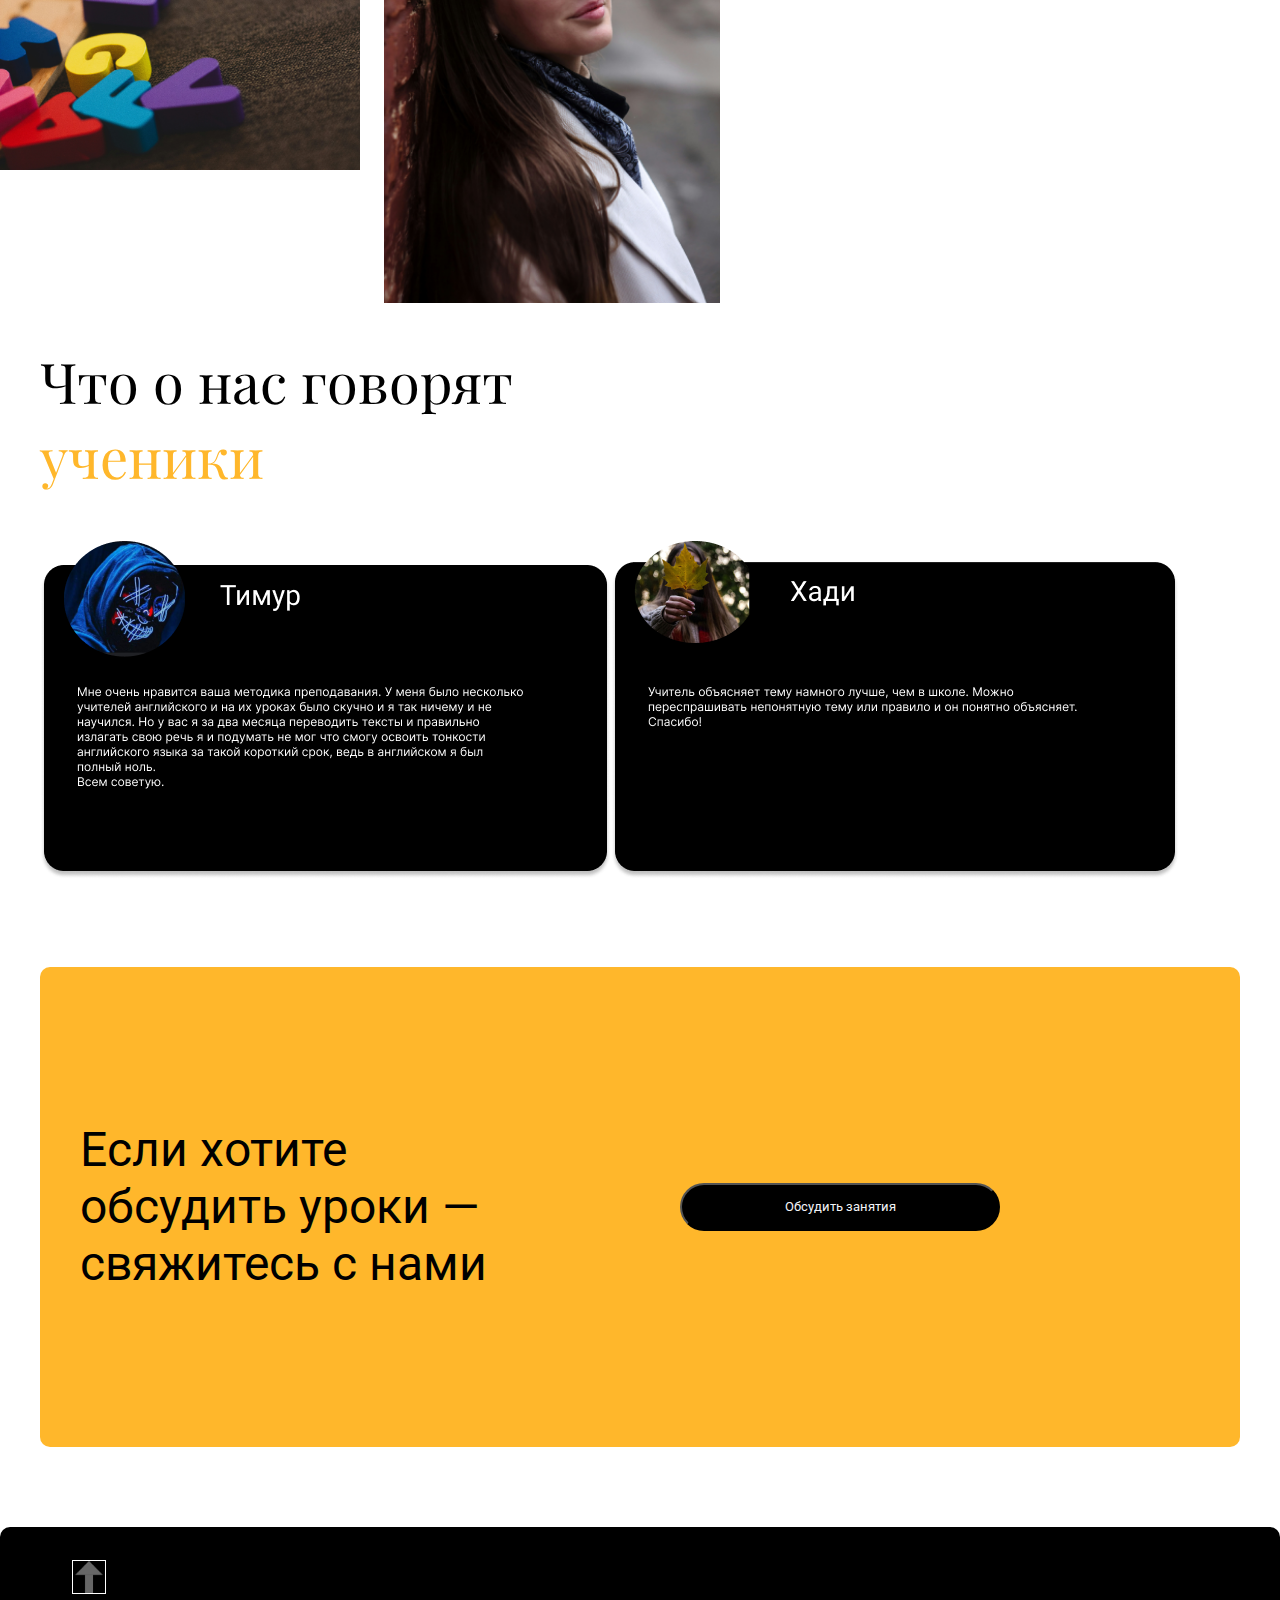
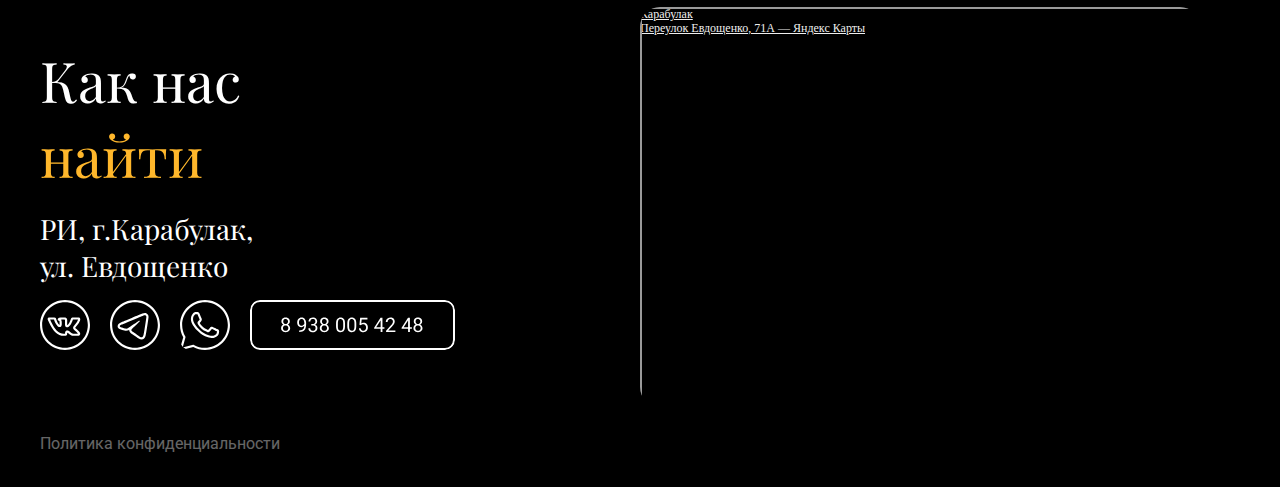
<file: indexOnline.html>
<!DOCTYPE html>
<html lang="ru">
<head>
    <meta charset="UTF-8">
    <meta name="viewport" content="width=device-width, initial-scale=1.0">
    <meta name="description" content="Занятия в онлайн режиме. Изучение английского, русского, ингушского языка.">
    <meta name="keywords" content="Онлайн занятия. Английский язык. Ингушский язык. Русский язык.">
    <link type="image/x-icon" rel="shortcut icon" href="favicon.ico">
    <link rel="preconnect" href="https://fonts.googleapis.com">
<link rel="preconnect" href="https://fonts.gstatic.com" crossorigin>
<link href="https://fonts.googleapis.com/css2?family=Inter:ital,opsz,wght@0,14..32,100..900;1,14..32,100..900&display=swap" rel="stylesheet">

<link rel="preconnect" href="https://fonts.googleapis.com">
<link rel="preconnect" href="https://fonts.gstatic.com" crossorigin>
<link href="https://fonts.googleapis.com/css2?family=Inter:ital,opsz,wght@0,14..32,100..900;1,14..32,100..900&family=Playfair+Display:ital,wght@0,400..900;1,400..900&display=swap" rel="stylesheet">

<link rel="preconnect" href="https://fonts.googleapis.com">
<link rel="preconnect" href="https://fonts.gstatic.com" crossorigin>
<link href="https://fonts.googleapis.com/css2?family=Inter:ital,opsz,wght@0,14..32,100..900;1,14..32,100..900&family=Playfair+Display:ital,wght@0,400..900;1,400..900&family=Roboto:ital,wght@0,100;0,300;0,400;0,500;0,700;0,900;1,100;1,300;1,400;1,500;1,700;1,900&display=swap" rel="stylesheet">
    <link rel="stylesheet" href="indexOnline.css">
    <title>Дешар онлайн. Занятия онлайн</title>
</head>
<body>
    
        <div class="HeadPage">
            <div class="Header">
             <a href="index.html">
                 <img class="logotip" src="logotip.png" alt="english">
             </a>
            <div class="ListItems">
              <a href="index.html" class="ListItem">Занятия для взрослых</a>
             <a href="indexChildren.html" class="ListItem">Занятия для детей</a>
             <a href="indexOnline.html" class="ListItem"> Занятия онлайн</a>
            </div>
            <div class="logotipy">
                <a href="tel:+79380054248" class="Number">8 938 005 42 48</a>
                <a href="https://vk.com/id102390993" class="logotips"><img class="logo-vk" src="vk.svg" alt="vk"></a>
                <a href="https://t.me/DesharOnline" class="logotips"><img class="logo-tg" src="tg.svg" alt="telegram"></a>
                <a href="https://api.whatsapp.com/send?phone=79380054248" class="logotips"><img class="logo-whatsup" src="whatsup.svg" alt="whatsup"></a>
                
               </div>
            <div class="hamburger-menu">

                <input id="menu__toggle" type="checkbox" />
            
                <label class="menu__btn" for="menu__toggle">
            
                  <span></span>
            
                </label>
            
            
            <ul class="menu__box">
            
             
            
            <li><a class="menu__item" href="index.html">Занятия для взрослых</a></li>
            
            <li><a class="menu__item" href="indexChildren.html">Занятия для детей</a></li>
            
            <li><a class="menu__item" href="indexOnline.html">Занятия онлайн</a></li>
            
            
                </ul>
            
              </div>
            </div>
            <div class="Wrap">
             <div class="WrapLeft">
                 <h1 class="losung">Занятия для детей и взрослых онлайн</h1>
                 <div class="WrapLeftBut">
                    <a class="WrapLeftButton" href="https://t.me/DesharOnline"><button class="WrapLeftButton">Записаться на урок</button></a>
                 </div>
                 <h2 class="sublosung">Уроки в группе и индивидуально</h2>
                 <div class="WrapDown">
                     <p class="minitext">Для выступлений, хобби<br>или исполнения мечты</p>
                     <p class="minitext">Обучение по проверенной<br>методике</p>
                     <p class="minitext">Практические занятия<br>на каждом уроке</p>
                 </div>  
             </div>          
             <div class="WrapRight">
                 <img class="picture" src="ГлавнаяOnline.png">
                 <a href="https://t.me/DesharOnline"><button class="button">Записаться на урок</button></a>

            </div>
         </div>
         <div class="SecondPage">
            <div class="SecLeft">
               <img class="imgStayHome" src="imgStayHome.png" alt="home">
               <div class="SecBut">
                   <a class="SecButton" href="https://t.me/DesharOnline"><button class="SecButton">Записаться на урок</button></a>
                </div>
            </div>
            <div class="SecRight">
               <div class="SecSubRight">
                   <div class="SecLeftBlock">
                       <p class="SecHeadText1">
                           Сэкономим время
                       </p>
                       <p class="SecSubHeadText1">
                           Благодаря возможности проводить<br>уроки в режиме онлайн занятия могут<br>проходить не выходя из дома.
                       </p>
                       <p class="SecHeadText2">
                           Не просто учим, а общаемся
                       </p>
                       <p class="SecSubHeadText2">
                           На занятиях ученики разбирают<br>практические диалоги, различные<br>ситуации, которые происходят при<br>встрече с носителями языка.
                       </p>
                      
                   </div>
                   <div class="SecRightBlock">
                       <p class="SecHeadText3">
                           Индивидуальный подход
                       </p>
                       <p class="SecSubHeadText3">Внимательный подход каждому ученику,<br>при необходимости, с дополнительным<br>разбором сложных тем.
                       </p>
                       <p class="SecHeadText4">
                           Выводим на<br>новый уровень
                       </p>
                       <p class="SecSubHeadText4">Поможем освоить сложные темы, которые<br>пройдены в прошлом. Разберем на примерах как<br>и когда используются различные группы времен, а также сами времена.
                       </p>
                   </div>
               </div>
               <div>
                   <img class="book_glass" src="книгаочки.png" alt="bookglass">
               </div>
            </div>
           
       </div>
       <div class="ThirdPage">
        <div class="ThirdLeft">
            <span class="ThirdTextTop">Учить язык</span><br>
            <span class="ThirdTextDown">— это сложно</span>
            <img class="ThirdLeftPicture" src="ThirdLeftPicture.png" alt="">
        </div>
        <div class="ThirdRight">
            <img class="ThirdRightPicture" src="TirdRightPicture.png" alt="">
        </div>

    </div>
    <div class="ForthPage">
        <div class="ForthTopBlock">
            <span class="FTBHeadTextTop">Помогаем раскрыть</span><br>
            <span class="FTBHeadTextBottom">Ваш потенциал</span>
        </div>
        <div class="ForthBottomBlock">
              <div class="ForthBottomBlockItems">
                <span class="FBBTopText">Онлайн уроки<br>в любое время</span><br><br>
                <span class="FBBBottomText">Занимайтесь в любое время,<br>из любой точки мира.</span>
              </div>
              <div class="ForthBottomBlockItems">
                <span class="FBBTopText">Три урока в неделю<br>— онлайн</span><br><br>
                <span class="FBBBottomText">Вы созваниваетесь с учителем в<br>удобное время по видеосвязи.</span>
              </div>
              <div class="ForthBottomBlockItems">
                <span class="FBBTopText">Разбор заданий<br>с учителем</span><br><br>
                <span class="FBBBottomText">Поможем разобраться со сложными<br>темами.</span>
              </div>
        </div>
    </div>
    <div class="FifthPage">
        <div class="FifthTopBlock">
            <span class="FifthTopText">Как занимаются</span><br>
            <span class="FifthBottomText">наши ученики</span>
        </div>
        <div class="FifthBottomBlock">
            <img class="fifthpicitem" src="fifthfirstpicth.png" alt="дети">
            <img class="fifthpicitem" src="fifthsecpicth.png" alt="дети">
            <img class="fifthpicitem" src="fifththirdpicth.png" alt="дети">
            <img class="fifthpicitem" src="fifthforthpicth.png" alt="дети">
        </div>
    </div>
    <div class="SixthPage">
        <div class="SixthTopBlock">
            <span class="STBTopText">Стоимость</span><br>
            <span class="STBBottomText">занятий</span>
        </div>
        <div class="SixthBottomBlock">
            <div class="SixthBottomBlockItems">
                <span class="SBBTopText">Бесплатно</span><br><br>
                <span class="SBBBottomText">Первое занятие</span><br>
                <a href="https://api.whatsapp.com/send?phone=79380054248">
                    <button class="SBBButton">Записаться на урок</button>
                </a>
            </div>
            <div class="SixthBottomBlockItems">
                <span class="SBBTopText">500р</span><br><br>
                <span class="SBBBottomText">За одно занятие</span><br>
                <a href="https://t.me/DesharOnline">
                    <button class="SBBButton">Записаться на урок</button>
                </a>
            </div>
            <div class="SixthBottomBlockItems">
                <span class="SBBTopText">6000р</span><br><br>
                <span class="SBBBottomText">За месяц</span><br>
                <a href="https://vk.com/id102390993">
                    <button class="SBBButton">Записаться на урок</button>
                </a>
            </div>
        </div>
    </div>
    <div class="SeventhPage">
        <div class="SeventhLeftBlock">
            <div class="SLBTextBlock">
                <span class="SLBTopText">Занятия, которые</span><br>
            <span class="SLBBottomText">комфортны каждому</span>
            </div>
            <div class="SLBLeftPicthBlock">
                <img class="SLBLeftPicth" src="SLBLeftPicth.png" alt="">
                <img class="SLBRightPicth" src="SLBRightPicth.png" alt="">
            </div>

        </div>
        <div class="SeventhRightBlock">
            <img class="SRBLeftPicth" src="SRBLeftPicth.png" alt="">
            <img class="SRBRightPicth" src="SRBRightPicth.png" alt="">
        </div>
    </div>
    <div class="EightthPage">
        <div class="EightthPageTopBlock">
           <span class="EPTBTopText">Что о нас говорят</span><br>
           <span class="EPTBBottomText">ученики</span>
        </div>
        <div class="EightthPageBottomBlock">
             <img class="Timur" src="Отзыв Тимура.png" alt="people">
             <img class="Hady" src="Отзыв Хади.png" alt="people">
        </div>
    </div>
    <div class="NinePage">
        <div class="NinePageLeftBlock">
            <span class="NPLBItems">Если хотите</span><br>
            <span class="NPLBItems">обсудить уроки —</span><br>
            <span class="NPLBItems">свяжитесь с нами</span><br>
            <div class="NineButLeft">
                <a href="https://t.me/DesharOnline">
                    <button class="NPBLButton">Обсудить занятия</button>
                </a>
            </div>
            
        </div>
        <div class="NinePageRightBlock">
            <div class="NineButRight">
                <a href="https://t.me/DesharOnline">
                    <button class="NPBRButton">Обсудить занятия</button>
                </a>
            </div>
            
        </div>
    </div>
    <div class="TenthPage">
            <div class="TenthPageLeftBlock">
                
                <div class="ArrowBox">
                    <a href="#">
                        <img class="arrow" src="arrow.png" alt="english"><br>
                    </a>
                </div>
                
                <span class="TPLBTopText">Как нас</span><br>
                <span class="TPLBBottomText">найти</span><br><br>
                <span class="TPLBAdress">РИ, г.Карабулак,<br>ул. Евдощенко</span><br>
                <div id="contacts" class="TenthPageIconsBlock">
                    <a class="TenthPageIcons" href="https://vk.com/id102390993"><img class="TenthPageIcons" src="vk_footer.svg" alt=""></a>
                    <a class="TenthPageIcons" href="https://t.me/DesharOnline"><img class="TenthPageIcons" src="tg_footer.svg" alt=""></a>    
                    <a class="TenthPageIcons" href="https://api.whatsapp.com/send?phone=79380054248"><img class="TenthPageIcons" src="whatsup_footer.svg" alt=""></a>
                    <a class="TenthPageIcons" href="tel:+79380054248"><img class="TenthPageIcons" src="Number.svg" alt=""></a>
                </div>
                <a class="politic" href="policy.html" target="_blank">
                    <span >Политика конфиденциальности</span>
                </a>
            </div>
            <div class="TenthPageRightBlock">
                <div class="Map" style="position:relative;overflow:hidden;">
                    <a href="https://yandex.ru/maps/20180/karabulak/?utm_medium=mapframe&utm_source=maps" 
                    style="color:#eee;font-size:12px;position:absolute;top:0px;">Карабулак
                </a><a href="https://yandex.ru/maps/20180/karabulak/house/pereulok_yevdoshchenko_71a/YE0YfwdiQU0FQFppfX9wdX5hZQ==/?ll=44.902882%2C43.314221&utm_medium=mapframe&utm_source=maps&z=16.45" 
                style="color:#eee;font-size:12px;position:absolute;top:14px;">Переулок Евдощенко, 71А — Яндекс Карты</a>
                <iframe src="https://yandex.ru/map-widget/v1/?ll=44.902882%2C43.314221&mode=search&ol=geo&ouri=ymapsbm1%3A%2F%2Fgeo%3Fdata%3DCgo0ODU0MzMzMjUwEnTQoNC-0YHRgdC40Y8sINCg0LXRgdC_0YPQsdC70LjQutCwINCY0L3Qs9GD0YjQtdGC0LjRjywg0JrQsNGA0LDQsdGD0LvQsNC6LCDQv9C10YDQtdGD0LvQvtC6INCV0LLQtNC-0YnQtdC90LrQviwgNzHQkCIKDY2cM0IVw0EtQg%2C%2C&z=16.45" 
                width="560" height="400" frameborder="1" allowfullscreen="true" 
                    style="position:relative;"></iframe>
                </div>
            </div>

        </div>
         
    
</body>
</html>
</file>
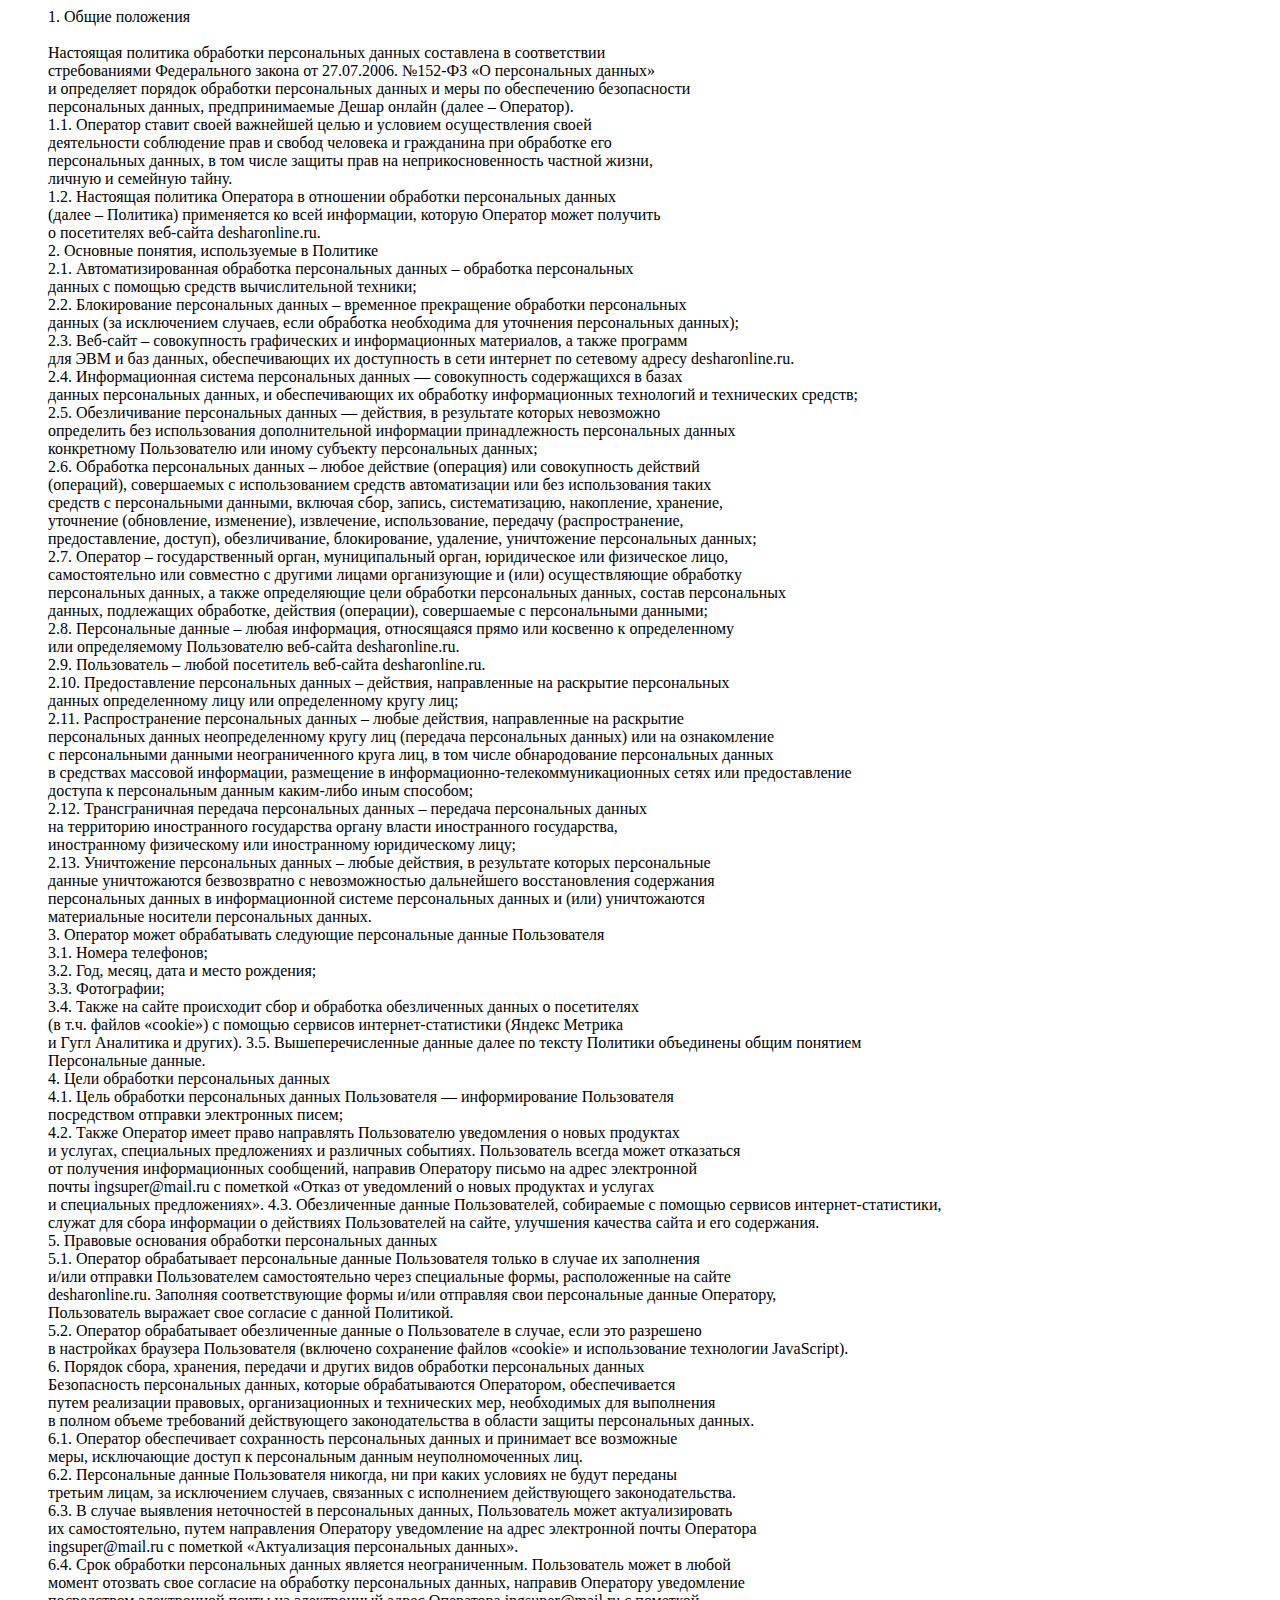
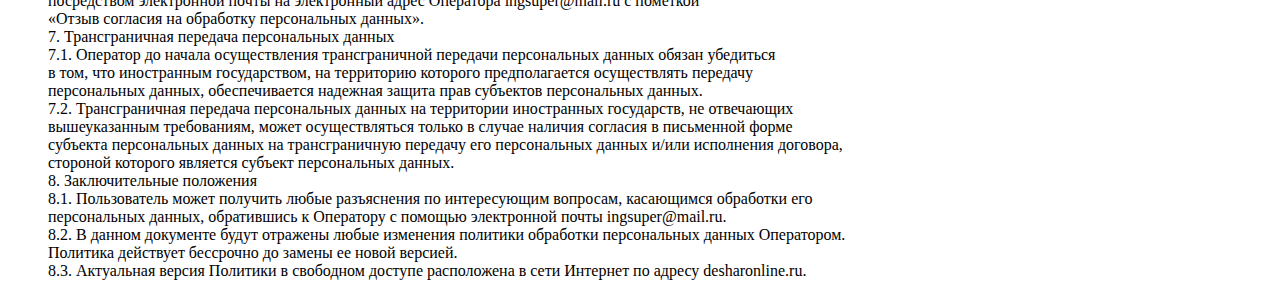
<file: policy.html>
<!DOCTYPE html>
<html lang="en">
<head>
    <meta charset="UTF-8">
    <meta name="viewport" content="width=device-width, initial-scale=1.0">
    <link rel="stylesheet" href="policy.css">
    <link type="image/x-icon" rel="shortcut icon" href="favicon.ico">
    <title>Политика конфиденциальности</title>
</head>
<body>
    <div class="policy">
        
1. Общие положения<br><br>

   
   
   
Настоящая политика обработки персональных данных составлена в соответствии <br>
 стребованиями Федерального закона от 27.07.2006. №152-ФЗ «О персональных данных»<br>
  и определяет порядок обработки персональных данных и меры по обеспечению безопасности <br>
  персональных данных, предпринимаемые Дешар онлайн (далее – Оператор).<br>
1.1. Оператор ставит своей важнейшей целью и условием осуществления своей <br>
деятельности соблюдение прав и свобод человека и гражданина при обработке его<br>
 персональных данных, в том числе защиты прав на неприкосновенность частной жизни,<br>
  личную и семейную тайну.<br>
1.2. Настоящая политика Оператора в отношении обработки персональных данных <br>
(далее – Политика) применяется ко всей информации, которую Оператор может получить <br>
о посетителях веб-сайта desharonline.ru.<br>





2. Основные понятия, используемые в Политике<br>




2.1. Автоматизированная обработка персональных данных – обработка персональных<br>
 данных с помощью средств вычислительной техники;<br>
2.2. Блокирование персональных данных – временное прекращение обработки персональных<br> 
данных (за исключением случаев, если обработка необходима для уточнения персональных данных);<br>
2.3. Веб-сайт – совокупность графических и информационных материалов, а также программ<br> 
для ЭВМ и баз данных, обеспечивающих их доступность в сети интернет по сетевому адресу desharonline.ru.<br>
2.4. Информационная система персональных данных — совокупность содержащихся в базах <br>
данных персональных данных, и обеспечивающих их обработку информационных технологий и технических средств;<br>
2.5. Обезличивание персональных данных — действия, в результате которых невозможно<br> 
определить без использования дополнительной информации принадлежность персональных данных<br>
 конкретному Пользователю или иному субъекту персональных данных;<br>
2.6. Обработка персональных данных – любое действие (операция) или совокупность действий <br>
(операций), совершаемых с использованием средств автоматизации или без использования таких<br>
 средств с персональными данными, включая сбор, запись, систематизацию, накопление, хранение,<br>
  уточнение (обновление, изменение), извлечение, использование, передачу (распространение,<br>
   предоставление, доступ), обезличивание, блокирование, удаление, уничтожение персональных данных;<br>
2.7. Оператор – государственный орган, муниципальный орган, юридическое или физическое лицо,<br> 
самостоятельно или совместно с другими лицами организующие и (или) осуществляющие обработку<br>
 персональных данных, а также определяющие цели обработки персональных данных, состав персональных<br>
  данных, подлежащих обработке, действия (операции), совершаемые с персональными данными;<br>
2.8. Персональные данные – любая информация, относящаяся прямо или косвенно к определенному <br>
или определяемому Пользователю веб-сайта desharonline.ru.<br>
2.9. Пользователь – любой посетитель веб-сайта desharonline.ru.<br>
2.10. Предоставление персональных данных – действия, направленные на раскрытие персональных<br> 
данных определенному лицу или определенному кругу лиц;<br>
2.11. Распространение персональных данных – любые действия, направленные на раскрытие <br>
персональных данных неопределенному кругу лиц (передача персональных данных) или на ознакомление <br>
с персональными данными неограниченного круга лиц, в том числе обнародование персональных данных<br>
 в средствах массовой информации, размещение в информационно-телекоммуникационных сетях или предоставление<br>
  доступа к персональным данным каким-либо иным способом;<br>
2.12. Трансграничная передача персональных данных – передача персональных данных <br>
на территорию иностранного государства органу власти иностранного государства, <br>
иностранному физическому или иностранному юридическому лицу;<br>
2.13. Уничтожение персональных данных – любые действия, в результате которых персональные <br>
данные уничтожаются безвозвратно с невозможностью дальнейшего восстановления содержания <br>
персональных данных в информационной системе персональных данных и (или) уничтожаются<br>
 материальные носители персональных данных.<br>
3. Оператор может обрабатывать следующие персональные данные Пользователя<br>




3.1.   Номера телефонов;<br>
3.2. Год, месяц, дата и место рождения;<br>
3.3. Фотографии;<br>
3.4. Также на сайте происходит сбор и обработка обезличенных данных о посетителях <br>
(в т.ч. файлов «cookie») с помощью сервисов интернет-статистики (Яндекс Метрика <br>
и Гугл Аналитика и других).
3.5. Вышеперечисленные данные далее по тексту Политики объединены общим понятием <br>
Персональные данные.<br>







4. Цели обработки персональных данных<br>




4.1. Цель обработки персональных данных Пользователя — информирование Пользователя <br>
посредством отправки электронных писем;<br>
4.2. Также Оператор имеет право направлять Пользователю уведомления о новых продуктах<br> 
и услугах, специальных предложениях и различных событиях. Пользователь всегда может отказаться<br>
 от получения информационных сообщений, направив Оператору письмо на адрес электронной <br>
 почты ingsuper@mail.ru с пометкой «Отказ от уведомлений о новых продуктах и услугах<br>
  и специальных предложениях».  
4.3. Обезличенные данные Пользователей, собираемые с помощью сервисов интернет-статистики,<br>
 служат для сбора информации о действиях Пользователей на сайте, улучшения качества сайта и его содержания.<br>








5. Правовые основания обработки персональных данных<br>



5.1. Оператор обрабатывает персональные данные Пользователя только в случае их заполнения<br>
 и/или отправки Пользователем самостоятельно через специальные формы, расположенные на сайте <br>
 desharonline.ru. Заполняя соответствующие формы и/или отправляя свои персональные данные Оператору,<br>
  Пользователь выражает свое согласие с данной Политикой.<br>
5.2. Оператор обрабатывает обезличенные данные о Пользователе в случае, если это разрешено<br> 
в настройках браузера Пользователя (включено сохранение файлов «cookie» и использование технологии JavaScript).<br>




6. Порядок сбора, хранения, передачи и других видов обработки персональных данных<br>

Безопасность персональных данных, которые обрабатываются Оператором, обеспечивается <br>
путем реализации правовых, организационных и технических мер, необходимых для выполнения <br>
в полном объеме требований действующего законодательства в области защиты персональных данных.<br>
6.1. Оператор обеспечивает сохранность персональных данных и принимает все возможные<br> 
меры, исключающие доступ к персональным данным неуполномоченных лиц.<br>
6.2. Персональные данные Пользователя никогда, ни при каких условиях не будут переданы<br>
третьим лицам, за исключением случаев, связанных с исполнением действующего законодательства.<br>
6.3. В случае выявления неточностей в персональных данных, Пользователь может актуализировать<br>
 их самостоятельно, путем направления Оператору уведомление на адрес электронной почты Оператора <br>
 ingsuper@mail.ru с пометкой «Актуализация персональных данных».<br>
6.4. Срок обработки персональных данных является неограниченным. Пользователь может в любой <br>
момент отозвать свое согласие на обработку персональных данных, направив Оператору уведомление <br>
посредством электронной почты на электронный адрес Оператора ingsuper@mail.ru с пометкой <br>
«Отзыв согласия на обработку персональных данных».<br>




7. Трансграничная передача персональных данных<br>


7.1. Оператор до начала осуществления трансграничной передачи персональных данных обязан убедиться<br>
 в том, что иностранным государством, на территорию которого предполагается осуществлять передачу<br>
  персональных данных, обеспечивается надежная защита прав субъектов персональных данных.<br>
7.2. Трансграничная передача персональных данных на территории иностранных государств, не отвечающих<br>
 вышеуказанным требованиям, может осуществляться только в случае наличия согласия в письменной форме <br>
 субъекта персональных данных на трансграничную передачу его персональных данных и/или исполнения договора,<br>
  стороной которого является субъект персональных данных.<br>


8. Заключительные положения<br>
8.1. Пользователь может получить любые разъяснения по интересующим вопросам, касающимся обработки его <br>
персональных данных, обратившись к Оператору с помощью электронной почты ingsuper@mail.ru.<br>
8.2. В данном документе будут отражены любые изменения политики обработки персональных данных Оператором.<br>
 Политика действует бессрочно до замены ее новой версией.<br>
8.3. Актуальная версия Политики в свободном доступе расположена в сети Интернет по адресу desharonline.ru.<br>

    </div>
</body>
</html>
</file>
<file: indexOlder.css>
body {
    margin: 0;
}
.HeadPage {
    background-color: #fff;
   display: flex;
   flex-wrap: wrap;
   width: 100%;
}

.WrapLeftBut {
    display: none;
}
    
@media (max-width: 500px) {
    
    .HeadPage {
        width: 100%;
        display: flex;
        flex-wrap: wrap;
        padding: 0;
        margin: 0;
    }
    .WrapLeft {
       
         display: flex;
        flex-wrap: wrap;
        width: 100%;   
    }
    
    .WrapRight {
        display: none;
    }
    .losung {
    background-image: url("./ГлавнаяБГ.png");
    background-size: cover;
    background-color: #fff;
    color: #FFB72B;
    font-family: "Playfair Display", serif;
    font-size: 2rem;
    font-weight: normal;
    margin: 0;
    padding: 0;
    width: 100%;
    }
    .sublosung {
        background-image: url("");
        background-size: contain;
    color: #000000;
    font-family: "Roboto", sans-serif;
    font-size: 1.75rem;
    font-weight: bold;
    width: 100%;
    margin: 0;
    padding: 0;
    }

     .ListItem,
     .Number,
     .logotips {
      display: none;
    }
     .minitext {
       display: none;
    }
    .WrapDown {
     display: none;
    }

    .WrapLeftBut  {
     padding: 0 0 0.5rem 2.5rem;
     margin: 0;
     display: block;
 }      
    .WrapLeftButton {
     background-color: #000000;
     font-family: "Roboto", sans-serif;
     text-decoration: none;
     width: 20rem;
     height: 3rem;
     color: #F4F5F9;
     font-size: 0.8rem;
     border-radius:  50px;
     display: block;
    }
}
.Header {
    
    font-family: 'Inter';
    font-size: 0.75rem;
    min-height: 1px;
    display: flex;
    align-items: center;
    margin-left: 1.5rem;
    padding: 0.5rem 1rem;
    width: 100%;
    border-radius: 50px;
    
}
.ListItem,
.Number,
.logotips {
color: #000000;
}
.logotip {
 margin-right: 16.4rem;   
 border-radius: 50%;
}

.ListItem {
    text-decoration: none;
    padding-right: 2.5rem;
    font-family: 'Inter';
    font-size: 0.75rem;
    font-family: "Inter", sans-serif;
    font-style: normal;
}
.ListItems :hover {
    color: #FFB72B;
}
.logotipy {
    display: flex;
    align-items: center;
    margin-left: auto;
}

.Number {
    padding-right: 1rem;
    text-decoration: none;
    font-family: 'Inter';
font-size: 0.75rem;
}
.logotipy :hover {
    color: #FFB72B;
    border-radius: 50%;
}
.logotips {
    padding-right: 0.4rem;
}

.Wrap {
width: 100%;
display: flex;
}


.picture {
    width: 38rem;
    height: 30rem;
    margin-right: auto;
    border-radius: 10px;
}
.losung {
    background-color: #fff;
    color: #FFB72B;
    font-family: "Playfair Display", serif;
    font-size: 3.5rem;
    font-weight: normal;
    margin-left: 2.5rem;
    padding: 3.625rem 0;
    width: 100%;
}
.sublosung {
    background-color: #fff;
    color: #000000;
    font-family: "Roboto", sans-serif;
    font-size: 1.75rem;
    font-weight: bold;
    width: 32rem;
    margin-left: 2.5rem;
}
.WrapDown {
display: flex;
align-items: center;
margin-left: 2.5rem;
}

.minitext {
   background-color: #fff;
    color: #000000;
    font-family: "Roboto", sans-serif;
    font-weight: normal;
    font-size: 0.75rem;
    padding: 0 1rem 0 0;
}
.button {
    background-color: #000000;
    font-family: "Roboto", sans-serif;
    width: 20rem;
    height: 3rem;
    color: #fff;
    font-size: 0.8rem;
    border-radius:  50px;
}
a :hover {
    color: #000000;
    background-color: #FFB72B;

}

.SecondPage {
    background-color: #F4F5F9;
    display: flex;
align-items: center;
padding-top: 1rem;

}

@media (max-width: 500px) {
    .SecondPage {
        width: 100%;
        display: flex;
        flex-wrap: wrap;
        background-color: #fff;
        
    }
    .SecRightBlock {
        width: 100%;
        margin: 0;
        background-color: #fff;
    }
    .SecRight {
        margin: 0;
        
    }
    .SecSubRight {
        margin: 0;
        background-color: #fff;
    }
    .imgStayHome {
        display: none;
        
    }
    .SecButton {
        display: none;
    }
    
    .SecHeadText1, .SecHeadText2 {
        display: none;
    }
   
    .SecSubHeadText1, .SecSubHeadText2 {
        display: none;
    }
    .book_glass {
        width: 20rem;

    }

}

.imgStayHome {
    padding-bottom: 1rem;
}
.SecSubRight {
    background-color: #F4F5F9;
    display: flex;
align-items: center;
}
.SecLeftBlock {
margin-right: 2rem;
}
.SecRight {
    padding: 5rem 0 1rem 2.5rem;
    margin-right: auto;
}
.SecLeft {
    margin-left: 2.5rem;
}
.SecHeadText1, .SecHeadText2, .SecHeadText3, .SecHeadText4 {
    
    font-size: 1.75rem;
    font-family: "Roboto", sans-serif;
    color: #000000;
}
.SecBut {
   background-color: #FFB72B;
   border-radius: 50px;
   display: flex;
   align-items: center;
   justify-content: center;
   min-height: 5rem;
   width: 100%;
}
.SecButton {
    background-color: #000000;
    font-family: "Roboto", sans-serif;
    width: 20rem;
    height: 3rem;
    color: #F4F5F9;
    font-size: 0.8rem;
    border-radius:  50px;
}

a :hover {
    background-color: #FFB72B;
    
}

.ThirdPage {
   display: flex;
   align-items: center;
   
   background-color: #FFB72B;
   border-radius: 10px;
}
.ThirdLeft {
    margin: 1rem 2.5rem;
    background-color: #FFB72B;
}
.ThirdRight {
    margin-left: auto;
    background-color: #FFB72B;
    padding-right: 6rem;
    

}
.ThirdTextTop {
    
    font-size: 3.5rem;
    font-family: "Roboto", sans-serif;
    color: #F4F5F9;
    background-color: #FFB72B;
}
.ThirdTextDown {
    font-size: 3.5rem;
    font-family: "Roboto", sans-serif;
    color: #000000;
    background-color: #FFB72B;
}
.ThirdLeftPicture {
    margin-top: 1rem;
    background-color: #FFB72B;
    width: 28rem;
}
.ThirdRightPicture {
    background-color: #FFB72B;
    width: 100%;
}
@media (max-width: 500px) {
  .ThirdPage {
    width: 100%;
        display: flex;
        flex-wrap: wrap;
        margin: 2rem 0;
  }

  .ThirdTextTop {
    
    font-size: 2rem;
    font-family: "Roboto", sans-serif;
    color: #F4F5F9;
    background-color: #FFB72B;
}
.ThirdTextDown {
    font-size: 2rem;
    font-family: "Roboto", sans-serif;
    color: #000000;
    background-color: #FFB72B;
}

  .ThirdRight {
    display: none;
  }
  .ThirdLeft {
    width: 100%;
    
        color: #FFB72B;
        font-family: "Playfair Display", serif;
        font-size: 2rem;
  }
  .ThirdLeftPicture {
    margin-top: 1rem;
    background-color: #FFB72B;
    width: 20rem;
}
}

.ForthPage {
    width: 100%;
    
}

.ForthTopBlock {
    font-family: "Playfair Display", serif;
    font-weight: normal;
    font-size: 3.5rem;
    padding: 5rem 0 3.75rem 2.5rem;
    background-color: #000000;
    border-radius: 10px 10px 0 0px;
}
.FTBHeadTextTop {
    color: #fff;
    background-color: #000000;
}
.FTBHeadTextBottom {
color: #FFB72B;
background-color: #000000;
}
.ForthBottomBlock {
    display: flex;
    align-items: center;
    justify-content: center;
    padding: 2.5rem;
    background-color: #000000;
    
}

.ForthBottomBlockItems {
   padding: 1.94rem 3.25rem;
   margin-right: 2.5rem;
   border-radius: 10px;
   width: 23.5rem;
   background-color: #fff;
}
.FBBTopText {
    background-color: #fff;
    font-family: "Roboto", sans-serif;
    font-size: 1.75rem;
    font-weight: normal;
    margin: 1rem 0;
}
.FBBBottomText {
    background-color: #fff;
    font-family: "Roboto", sans-serif;
    font-size: 0.75rem;
    font-weight: normal;
}
@media (max-width: 500px) {
    
        .ForthPage {
        width: 100%;
        display: flex;
        flex-wrap: wrap;
        }
        .ForthTopBlock {
            font-family: "Playfair Display", serif;
            font-weight: normal;
            font-size: 2rem;
            width: 100%;
            background-color: #000000;
            border-radius: 10px 10px 0 0px;
        }
        .ForthBottomBlock {
            display: flex;
            flex-direction: column;
            padding: 1rem;
            background-color: #000000;
            width: 100%;
        }
        .ForthBottomBlockItems {
            margin: 0 0 1rem 0;
            border-radius: 10px;
            width: 15rem;
            background-color: #fff;
         }
}
.FifthPage {
    background-color: #000000;
}

.FifthBottomBlock {
    background-color: #000000;
    display: flex;
    align-items: center;
    justify-content: center;
}
.fifthpicitem {
    background-color: #000000;
    margin: 2.5rem 1.5rem 3.125rem 0;
    width: 14rem;
}
.FifthTopText {
    background-color: #000000;
    color: #fff;
    font-family: "Playfair Display", serif;
    font-weight: normal;
    font-size: 3.5rem;
    margin-left: 27rem;
}
.FifthBottomText {
    background-color: #000000;
    color: #FFB72B;
    font-family: "Playfair Display", serif;
    font-weight: normal;
    font-size: 3.5rem;
    margin-left: 27rem;
}

@media (max-width: 500px) {
    
    .FifthPage {
   
   display: flex;
   flex-wrap: wrap;
    width: 100%;
    }

    .FifthTopText {
        background-color: #000000;
        color: #fff;
        font-family: "Playfair Display", serif;
        font-weight: normal;
        font-size: 2rem;
        margin-left: 2rem;
        padding-top: 2rem;
    }
    .FifthBottomText {
        background-color: #000000;
        color: #FFB72B;
        font-family: "Playfair Display", serif;
        font-weight: normal;
        font-size: 2rem;
        margin-left: 2rem;
    }
    .FifthTopBlock {
        display: flex;
        flex-wrap: wrap;
        
    }
    .FifthBottomBlock {
    background-color: #000000;
     display: flex;
    flex-wrap: wrap;
    width: 100%;
        }
}


.SixthPage {
    width: 100%;
    background-color: #000000;
    padding-bottom: 5rem;
    border-radius: 0 0 10px 10px;
}
@media (max-width: 500px) {
    
    .SixthPage {
    width: 100%;
    display: flex;
    flex-wrap: wrap;
    }
    .SixthTopBlock {
        font-family: "Playfair Display", serif;
        font-weight: normal;
        font-size: 2rem;
        width: 100%;
        background-color: #000000;
        border-radius: 10px 10px 0 0px;
    }
    .SixthBottomBlock {
        display: flex;
        flex-wrap: wrap;
        background-color: #000000;
        width: 15rem;
    }
    .SixthBottomBlockItems {
        margin: 0 auto 1rem 2rem;
        border-radius: 10px;
        
        background-color: #fff;
    }    
}
.SixthTopBlock {
    font-family: "Playfair Display", serif;
    font-weight: normal;
    font-size: 3.5rem;
    padding: 5rem 0 3.75rem 2.5rem;
    background-color: #000000;
    border-radius: 0px 10px 0 0px;
}
.STBTopText{
    color: #fff;
    background-color: #000000;
}
.STBBottomText {
color: #FFB72B;
background-color: #000000;
}
.SixthBottomBlock {
    display: flex;
    align-items: center;
    justify-content: center;
    padding: 2.5rem;
    margin-left: 2.5rem;
    background-color: #000000;
    
}

.SixthBottomBlockItems {
   padding: 1.94rem 3.125rem;
   margin-right: 2.5rem;
   border-radius: 10px;
   width: 23.5rem;
   background-color: #fff;
}
.SBBTopText {
    background-color: #fff;
    font-family: "Roboto", sans-serif;
    font-size: 1.75rem;
    font-weight: normal;
    margin: 1rem 0;
}
.SBBBottomText {
    background-color: #fff;
    font-family: "Roboto", sans-serif;
    font-size: 0.75rem;
    font-weight: normal;
}
.SBBButton {
    background-color: #000000;
    font-family: "Roboto", sans-serif;
    width: 18rem;
    height: 3rem;
    color: #F4F5F9;
    font-size: 0.8rem;
    border-radius:  50px;
    margin-top: 2.2rem;
}

.SeventhPage {
    background-color: #fff;
    display: flex;
    flex-wrap: wrap;
}

@media (max-width: 500px) {
    .SeventhPage {
        display: flex;
        flex-wrap: wrap;
       width: 100%;
    }

    .SeventhLeftBlock {
        background-color: #fff;
        padding: 0;
        margin: 0;
        display: flex;
        flex-wrap: wrap;
        width: 100%;
    }
    .SeventhRightBlock {
        background-color: #fff;
        padding: 0;
        margin: 0;
        display: flex;
        flex-wrap: wrap;
        width: 100%;
    }

    
    .SLBLeftPicth {
        margin-right: 1rem;
        width: 100%;
    }
    .SLBRightPicth {
    display: none;
    }
    .SRBLeftPicth {
        width: 5rem;
        margin-left: 1rem;
        margin-bottom: 1rem;
    }
    .SRBRightPicth {
    width: 5rem;
    margin-left: 1rem;
    }
    .SLBTextBlock {
        background-color: #fff;
        padding: 0;
        margin-left: 0;
        width: 100%;
    }
    .SLBTopText {
        background-color: #fff;
        color: #000000;
        font-family: "Playfair Display", serif;
        font-weight: normal;
        font-size: 2rem;
        
        
    }
    .SLBBottomText{
        background-color: #fff;
        color: #FFB72B;
        font-family: "Playfair Display", serif;
        font-weight: normal;
        font-size: 2rem;
        width: 100%;
    }
}

.SeventhLeftBlock {
    background-color: #fff;
    padding: 2rem 0 3rem 0;
}
.SeventhRightBlock {
    display: flex;
    align-items: center;
    background-color: #fff;
}
.SLBLeftPicthBlock {
    display: flex;
    align-items: end;
    background-color: #fff;
    padding-left: 2.5rem;
}

.SLBLeftPicth {
    
    width: 16rem;
}
.SLBRightPicth {
margin-left: auto;
width: 16rem;
margin-right: 1.5rem;
}
.SRBLeftPicth {
    width: 22.5rem;
    margin-right: 1.5rem; 
}
.SRBRightPicth {
width: 21rem;
}
.SLBTextBlock {
    background-color: #fff;
    padding: 1rem 0;
    margin-left: 2.5rem;
}
.SLBTopText {
    background-color: #fff;
    color: #000000;
    font-family: "Playfair Display", serif;
    font-weight: normal;
    font-size: 3.5rem;
    
}
.SLBBottomText{
    background-color: #fff;
    color: #FFB72B;
    font-family: "Playfair Display", serif;
    font-weight: normal;
    font-size: 3.5rem;
}

.EightthPage {
    background-color: #fff;
    width: 100%;
    margin: 2.5rem 0;
}

@media (max-width: 500px) {
    .EightthPage {
        display: flex;
        flex-wrap: wrap;
        width: 100%;
    }
    .EightthPageTopBlock {
        background-color: #fff;
        margin-left: 1rem;
    }
    .EightthPageBottomBlock {
        background-color: #fff;
        margin-left: 1rem;
        display: flex;
        flex-wrap: wrap;
        padding: 1rem 0; 
    }
    .EPTBTopText{
        background-color: #fff;
        color: #000000;
        font-family: "Playfair Display", serif;
        font-weight: normal;
        font-size: 2rem;
    }
    .EPTBBottomText{
        background-color: #fff;
        color: #FFB72B;
        font-family: "Playfair Display", serif;
        font-weight: normal;
        font-size: 2rem;
    }
    .Timur {
        width: 100%;
    }
    .Hady {
        width: 100%;
    }
}

.EightthPageTopBlock {
    background-color: #fff;
    margin-left: 2.5rem;
}
.EightthPageBottomBlock {
    background-color: #fff;
    margin-left: 2.5rem;
    display: flex;
    align-items: center;
    padding: 3rem 0; 
}
.EPTBTopText{
    background-color: #fff;
    color: #000000;
    font-family: "Playfair Display", serif;
    font-weight: normal;
    font-size: 3.5rem;
}
.EPTBBottomText{
    background-color: #fff;
    color: #FFB72B;
    font-family: "Playfair Display", serif;
    font-weight: normal;
    font-size: 3.5rem;
}

.NinePage {
    background-color: #FFB72B;
    width: 80rem;
    height: 20rem;
    display: flex;
    align-items: center;
    padding: 5rem 0;
    border-radius: 10px;
    margin-left: 2.5rem;
    margin-right: 2.5rem;
    margin-bottom: 5rem;
}

@media (max-width: 500px) {
    .NinePage {
        display: flex;
        flex-wrap: wrap;
        width: 100%;
        padding: 5rem 0;
        margin: 2rem 0 0 0;
    }
    .NinePageLeftBlock {
        margin-left: 1rem;
        background-color: #FFB72B;
        color: #000000;
        font-family: "Roboto", sans-serif;
        font-weight: normal;
        font-size: 2rem;
        width: 100%;
        display: flex;
        flex-wrap: wrap;
    }
    .NPLBItems {
        background-color: #FFB72B;
        width: 100%;
        
    }
    .NinePageRightBlock {
    display: none;
    }
    .NPBBButton {
        display: none;
    }
    
    .NPBLButton  {
        background-color: #000000;
        font-family: "Roboto", sans-serif;
        width: 20rem;
        height: 3rem;
        margin-top: 5rem;
        color: #F4F5F9;
        font-size: 0.8rem;
        border-radius:  50px;
        display: block;
    }
    .NineButLeft {
    margin-top: 2rem;
    }
}    
.NinePageLeftBlock {
    margin-left: 2.5rem;
    background-color: #FFB72B;
    color: #000000;
    font-family: "Roboto", sans-serif;
    font-weight: normal;
    font-size: 3rem;
    width: 100%;
}
.NPLBItems {
    background-color: #FFB72B;
    
}
.NinePageRightBlock {
margin-left: 2.5rem;
background-color: #FFB72B;
display: flex;
align-items: center;
width: 100%;
}
.NPBLButton {
    display: none;
}
.NPBRButton {
    background-color: #000000;
    font-family: "Roboto", sans-serif;
    width: 20rem;
    height: 3rem;
    color: #F4F5F9;
    font-size: 0.8rem;
    border-radius:  50px;
    
}
.NineButLeft {
    background-color: #FFB72B;
    margin-left: 10rem;
}

.TenthPage {
    background-color: #000000;
    display: flex;
    align-items: center;
    border-radius: 10px 10px 0 0;
}

@media (max-width: 500px) {
    .TenthPage {
        display: flex;
        flex-wrap: wrap;
        width: 100%;
        padding: 0rem;
        margin: 2rem 0 0 0;
        border-radius: 10px 10px 0 0;
    }
    
    .Map {
        display: none;
    }
    .TenthPageRightBlock {
      display: none;
    
    }
    .TenthPageLeftBlock {
        width: 100%;
        margin: 0;
        background-color: #000000;
        padding: 2rem 0;
        
    }
    .TenthPageIcons {
        background-color: #000000;
        color: #FFB72B;
        border-radius: 10px;
        margin: 0.625rem;

    }
    
    .TenthPageIconsBlock {
        width: 100%;
        display: flex;
        flex-wrap: wrap;
        background-color: #000000;
        margin: 0;
    }
    
    .arrow {
        width: 2rem;
        height: 2rem;
        background-color: #000000;
        
    }
    .ArrowBox {
        background-color: #000000;
        border: solid #fff 1px;
        width: 2rem;
        height: 2rem;
        margin-left: 1rem;
        margin-bottom: 3rem;
    }
    
    
    .TPLBTopText {
        background-color: #000000;
        color:#fff ;
        font-family: "Playfair Display", serif;
        font-weight: normal;
        font-size: 2rem;
    }
    .TPLBBottomText {
        background-color: #000000;
        color:#FFB72B ;
        font-family: "Playfair Display", serif;
        font-weight: normal;
        font-size: 2rem;
    }
    .TPLBAdress {
        background-color: #000000;
        color:#fff ;
        font-family: "Playfair Display", serif;
        font-weight: normal;
        font-size: 1.75rem; 
    }
    .politic {
        margin: 0;
        padding: 0;
        color: #ffffff;
        font-family: "Roboto", sans-serif;
        font-weight: normal;
        font-size: 1rem;
        text-decoration: none;
        width: 100%;
        display: flex;
        flex-wrap: wrap;
        opacity: 40%;
        
  }
}

.TenthPageLeftBlock {
    margin: 0 2.5rem;
    width: 43.75rem;
    background-color: #000000;
}
.TenthPageRightBlock {
    background-color: #000000;
margin: 5rem;
display: flex;
align-items: center;
}
.TenthPageIcons {
    background-color: #000000;
    color: #FFB72B;
    border-radius: 10px;
    margin-right: 0.625rem;
}

.TenthPageIconsBlock {
    display: flex;
    align-items: center;
    background-color: #000000;
    margin: 1rem 0;
}

.arrow {
    width: 2rem;
    height: 2rem;
    background-color: #000000;
    
}
.ArrowBox {
    background-color: #000000;
    border: solid #fff 1px;
    width: 2rem;
    height: 2rem;
    margin-left: 2rem;
    margin-bottom: 3rem;
}

.Map {
    width: 35rem;
    height: 25rem;
    border-radius: 20px;
}
.TPLBTopText {
    background-color: #000000;
    color:#fff ;
    font-family: "Playfair Display", serif;
    font-weight: normal;
    font-size: 3.5rem;
}
.TPLBBottomText {
    background-color: #000000;
    color:#FFB72B ;
    font-family: "Playfair Display", serif;
    font-weight: normal;
    font-size: 3.5rem;
}
.TPLBAdress {
    background-color: #000000;
    color:#fff ;
    font-family: "Playfair Display", serif;
    font-weight: normal;
    font-size: 1.75rem; 
}

.hamburger-menu {
    display: none;
}

@media (max-width: 500px) {
    .hamburger-menu {
        display: block;
        width: 100%;
    }
    .menu__btn {
  
        display: flex;
      
        align-items: center;
    
        position: fixed;
        margin-left: 20rem;
      
        top: 20px;
      
        left: 20px;
      
        width: 26px;
      
        height: 26px;
      
      
        cursor: pointer;
      
        z-index: 1;
      
      }
}

#menu__toggle {

    opacity: 0;
  
  }
  
  #menu__toggle:checked ~ .menu__btn > span {
  
    transform: rotate(45deg);
  
  }
  
  #menu__toggle:checked ~ .menu__btn > span::before {
  
    top: 0;
  
    transform: rotate(0);
  
  }
  
  #menu__toggle:checked ~ .menu__btn > span::after {
  
    top: 0;
  
    transform: rotate(90deg);
  
  }
  
  #menu__toggle:checked ~ .menu__box {
  
    visibility: visible;
  
    left: 0;
  
  }
  
  .menu__btn {
  
    display: flex;
  
    align-items: center;

  
    position: fixed;
  
    top: 20px;
  
    left: 20px;
  
    width: 26px;
  
    height: 26px;
  
  
    cursor: pointer;
  
    z-index: 1;
  
  }
  
  .menu__btn > span,
  
  .menu__btn > span::before,
  
  .menu__btn > span::after {
  
    display: block;
  
    position: absolute;
  
    width: 100%;
  
    height: 2px;
  
    background-color: #333333;
  
    transition-duration: .25s;
  
  }
  
  .menu__btn > span::before {
  
    content: '';
  
    top: -8px;
  
  }
  
  .menu__btn > span::after {
  
    content: '';
  
    top: 8px;
  
  }
  
  .menu__box {
  
    display: block;
  
    position: fixed;
  
    visibility: hidden;
  
    top: 0;
  
    left: -100%;
  
    width: 300px;
  
    height: 100%;
  
    margin: 0 0 2.5rem 0;
  
    padding: 80px 0;
  
    list-style: none;
  
    background-color: #fff;
  
    box-shadow: 1px 0px 6px rgba(0, 0, 0, .2);
  
    transition-duration: .25s;
  
  }
  
  .menu__item {
  
    display: block;
  
    padding: 12px 24px;
  
    color: #333;
  
    font-size: 20px;
  
    font-weight: 600;
  
    text-decoration: none;
  
    transition-duration: .25s;
  
  }
  
  .menu__item:hover {
  
    background-color: #FFDEC0;
  
  }

  .politic {
        margin: 5rem 0 0 0;
        color: #ffffff;
        font-family: "Roboto", sans-serif;
        font-weight: normal;
        font-size: 1rem;
        text-decoration: none;
        width: 100%;
        display: flex;
        flex-wrap: wrap;
        opacity: 40%;
        
  }
</file>
<file: indexChildren.css>
body {
    margin: 0;
}
.HeadPage {
    background-color: #fff;
   display: flex;
   flex-wrap: wrap;
   width: 100%;
}
.WrapLeftBut {
    display: none;
}
@media (max-width: 500px) {
    
    .WrapLeft {
       
         display: flex;
        flex-wrap: wrap;
        width: 100%;
        
    }
    .WrapRight {
        display: none;
    }
    .losung {
        background-image: url("./HeadPicForChildBG.png");
        background-size: cover;
    background-color: #fff;
    color: #FFB72B;
    font-family: "Playfair Display", serif;
    font-size: 2rem;
    font-weight: normal;
    margin: 3rem 0;
    padding: 0;
    width: 100%;
    }
    .sublosung {
    background-image: url("");
    background-size: contain;
    color: #000000;
    font-family: "Roboto", sans-serif;
    font-size: 1.75rem;
    font-weight: bold;
    width: 100%;
    margin: 0;
    }

     .ListItem,
     .Number,
     .logotips {

      display: none;
        }

        .minitext {
            display: none;
        }
        .WrapDown {
            display: none;
        }
        
        .WrapLeftButton {
          background-color: #000000;
    font-family: "Roboto", sans-serif;
    width: 20rem;
    height: 3rem;
    color: #fff;
    font-size: 0.8rem;
    border-radius:  50px;
    
    
   }
   .WrapLeftBut {
    padding: 2.5rem 0 2.5rem 2.5rem;
    margin: 0;
    display: block;
   }
}

    

.Header {
    
    font-family: 'Inter';
    font-size: 0.75rem;
    min-height: 1px;
    display: flex;
    align-items: center;
    margin-left: 1.5rem;
    padding: 0.5rem 1rem;
    width: 100%;
    border-radius: 50px;
    
}
.ListItem,
.Number,
.logotips {
color: #000000;
}
.logotip {
 margin-right: 16.4rem;   
 border-radius: 50%;
}

.ListItem {
    text-decoration: none;
    padding-right: 2.5rem;
    font-family: 'Inter';
    font-size: 0.75rem;
    font-family: "Inter", sans-serif;
    font-style: normal;
}
.ListItems :hover {
    color: #FFB72B;
}
.logotipy {
    display: flex;
    align-items: center;
    margin-left: auto;
}

.Number {
    padding-right: 1rem;
    text-decoration: none;
    font-family: 'Inter';
font-size: 0.75rem;
}
.logotipy :hover {
    color: #FFB72B;
    border-radius: 50%;
}
.logotips {
    padding-right: 0.4rem;
}

.Wrap {
width: 100%;
display: flex;
}
.WrapLeft {
    width: 100%;
}

.picture {
    width: 38rem;
    height: 30rem;
    margin-right: auto;
    border-radius: 10px;
}
.losung {
    
    background-color: #fff;
    color: #FFB72B;
    font-family: "Playfair Display", serif;
    font-size: 3.5rem;
    font-weight: normal;
    margin-left: 2.5rem;
    padding: 3.625rem 0;
    width: 100%;
}
.sublosung {
    background-color: #fff;
    color: #000000;
    font-family: "Roboto", sans-serif;
    font-size: 1.75rem;
    font-weight: bold;
    width: 32rem;
    margin-left: 2.5rem;
}
.WrapDown {
display: flex;
align-items: center;
margin-left: 2.5rem;
}

.minitext {
   background-color: #fff;
    color: #000000;
    font-family: "Roboto", sans-serif;
    font-weight: normal;
    font-size: 0.75rem;
    padding: 0 1rem 0 0;
}
.button {
    background-color: #000000;
    font-family: "Roboto", sans-serif;
    width: 20rem;
    height: 3rem;
    color: #fff;
    font-size: 0.8rem;
    border-radius:  50px;
}
a :hover {
    color: #000000;
    background-color: #FFB72B;
}

.SecondPage {
    background-color: #F4F5F9;
    display: flex;
align-items: center;
padding-top: 1rem;

}

@media (max-width: 500px) {
    .SecondPage {
        width: 100%;
        display: flex;
        flex-wrap: wrap;
        background-color: #fff;
        
    }
    .SecRightBlock {
        width: 100%;
        margin: 0;
        background-color: #fff;
    }
    .SecRight {
        margin: 0;
        
    }
    .SecSubRight {
        margin: 0;
        background-color: #fff;
    }
    .imgStayHome {
        display: none;
        
    }
    .SecButton {
        display: none;
    }
    
    .SecHeadText1, .SecHeadText2 {
        display: none;
    }
   
    .SecSubHeadText1, .SecSubHeadText2 {
        display: none;
    }
    .book_glass {
        width: 20rem;

    }
  
}

.imgStayHome {
    padding-bottom: 1rem;
}
.SecSubRight {
    background-color: #F4F5F9;
    display: flex;
align-items: center;
}
.SecLeftBlock {
margin-right: 2rem;
}
.SecRight {
    padding: 5rem 0 1rem 2.5rem;
    margin-right: auto;
}
.SecLeft {
    margin-left: 2.5rem;
}
.SecHeadText1, .SecHeadText2, .SecHeadText3, .SecHeadText4 {
    
    font-size: 1.75rem;
    font-family: "Roboto", sans-serif;
    color: #000000;
}
.SecBut {
   background-color: #FFB72B;
   border-radius: 50px;
   display: flex;
   align-items: center;
   justify-content: center;
   min-height: 5rem;
   width: 100%;
}
.SecButton {
    background-color: #000000;
    font-family: "Roboto", sans-serif;
    width: 20rem;
    height: 3rem;
    color: #F4F5F9;
    font-size: 0.8rem;
    border-radius:  50px;
}

a :hover {
    background-color: #FFB72B;
    
}

.ThirdPage {
   display: flex;
   align-items: center;
   
   background-color: #FFB72B;
   border-radius: 10px;
}
.ThirdLeft {
    margin: 1rem 2.5rem;
    background-color: #FFB72B;
}
.ThirdRight {
    margin-left: auto;
    background-color: #FFB72B;
    padding-right: 6rem;
    

}
.ThirdTextTop {
    
    font-size: 3.5rem;
    font-family: "Roboto", sans-serif;
    color: #F4F5F9;
    background-color: #FFB72B;
}
.ThirdTextDown {
    font-size: 3.5rem;
    font-family: "Roboto", sans-serif;
    color: #000000;
    background-color: #FFB72B;
}
.ThirdLeftPicture {
    margin-top: 1rem;
    background-color: #FFB72B;
    width: 28rem;
}
.ThirdRightPicture {
    background-color: #FFB72B;
    width: 100%;
}
@media (max-width: 500px) {
  .ThirdPage {
    width: 100%;
        display: flex;
        flex-wrap: wrap;
        margin: 2rem 0;
  }

  .ThirdTextTop {
    
    font-size: 2rem;
    font-family: "Roboto", sans-serif;
    color: #F4F5F9;
    background-color: #FFB72B;
}
.ThirdTextDown {
    font-size: 2rem;
    font-family: "Roboto", sans-serif;
    color: #000000;
    background-color: #FFB72B;
}

  .ThirdRight {
    display: none;
  }
  .ThirdLeft {
    width: 100%;
    
        color: #FFB72B;
        font-family: "Playfair Display", serif;
        font-size: 2rem;
  }
  .ThirdLeftPicture {
    margin-top: 1rem;
    background-color: #FFB72B;
    width: 20rem;
}
}

.ForthPage {
    width: 100%;
    
}

.ForthTopBlock {
    font-family: "Playfair Display", serif;
    font-weight: normal;
    font-size: 3.5rem;
    padding: 5rem 0 3.75rem 2.5rem;
    background-color: #000000;
    border-radius: 10px 10px 0 0px;
}
.FTBHeadTextTop {
    color: #fff;
    background-color: #000000;
}
.FTBHeadTextBottom {
color: #FFB72B;
background-color: #000000;
}
.ForthBottomBlock {
    display: flex;
    align-items: center;
    justify-content: center;
    padding: 2.5rem;
    background-color: #000000;
    
}

.ForthBottomBlockItems {
   padding: 1.94rem 3.25rem;
   margin-right: 2.5rem;
   border-radius: 10px;
   width: 23.5rem;
   background-color: #fff;
}
.FBBTopText {
    background-color: #fff;
    font-family: "Roboto", sans-serif;
    font-size: 1.75rem;
    font-weight: normal;
    margin: 1rem 0;
}
.FBBBottomText {
    background-color: #fff;
    font-family: "Roboto", sans-serif;
    font-size: 0.75rem;
    font-weight: normal;
}
@media (max-width: 500px) {
    
        .ForthPage {
        width: 100%;
        display: flex;
        flex-wrap: wrap;
        }
        .ForthTopBlock {
            font-family: "Playfair Display", serif;
            font-weight: normal;
            font-size: 2rem;
            width: 100%;
            background-color: #000000;
            border-radius: 10px 10px 0 0px;
        }
        .ForthBottomBlock {
            display: flex;
            flex-direction: column;
            padding: 1rem;
            background-color: #000000;
            width: 100%;
        }
        .ForthBottomBlockItems {
            margin: 0 0 1rem 0;
            border-radius: 10px;
            width: 15rem;
            background-color: #fff;
         }
}
.FifthPage {
    background-color: #000000;
}

.FifthBottomBlock {
    background-color: #000000;
    display: flex;
    align-items: center;
    justify-content: center;
}
.fifthpicitem {
    background-color: #000000;
    margin: 2.5rem 1.5rem 3.125rem 0;
    width: 14rem;
}
.FifthTopText {
    background-color: #000000;
    color: #fff;
    font-family: "Playfair Display", serif;
    font-weight: normal;
    font-size: 3.5rem;
    margin-left: 27rem;
}
.FifthBottomText {
    background-color: #000000;
    color: #FFB72B;
    font-family: "Playfair Display", serif;
    font-weight: normal;
    font-size: 3.5rem;
    margin-left: 27rem;
}

@media (max-width: 500px) {
    
    .FifthPage {
   
   display: flex;
   flex-wrap: wrap;
    width: 100%;
    }

    .FifthTopText {
        background-color: #000000;
        color: #fff;
        font-family: "Playfair Display", serif;
        font-weight: normal;
        font-size: 2rem;
        margin-left: 2rem;
        padding-top: 2rem;
    }
    .FifthBottomText {
        background-color: #000000;
        color: #FFB72B;
        font-family: "Playfair Display", serif;
        font-weight: normal;
        font-size: 2rem;
        margin-left: 2rem;
    }
    .FifthTopBlock {
        display: flex;
        flex-wrap: wrap;
        
    }
    .FifthBottomBlock {
    background-color: #000000;
     display: flex;
    flex-wrap: wrap;
    width: 100%;
        }
}


.SixthPage {
    width: 100%;
    background-color: #000000;
    padding-bottom: 5rem;
    border-radius: 0 0 10px 10px;
}
@media (max-width: 500px) {
    
    .SixthPage {
    width: 100%;
    display: flex;
    flex-wrap: wrap;
    }
    .SixthTopBlock {
        font-family: "Playfair Display", serif;
        font-weight: normal;
        font-size: 2rem;
        width: 100%;
        background-color: #000000;
        border-radius: 10px 10px 0 0px;
    }
    .SixthBottomBlock {
        display: flex;
        flex-wrap: wrap;
        background-color: #000000;
        width: 15rem;
    }
    .SixthBottomBlockItems {
        margin: 0 auto 1rem 2rem;
        border-radius: 10px;
        
        background-color: #fff;
    }    
}
.SixthTopBlock {
    font-family: "Playfair Display", serif;
    font-weight: normal;
    font-size: 3.5rem;
    padding: 5rem 0 3.75rem 2.5rem;
    background-color: #000000;
    border-radius: 0px 10px 0 0px;
}
.STBTopText{
    color: #fff;
    background-color: #000000;
}
.STBBottomText {
color: #FFB72B;
background-color: #000000;
}
.SixthBottomBlock {
    display: flex;
    align-items: center;
    justify-content: center;
    padding: 2.5rem;
    margin-left: 2.5rem;
    background-color: #000000;
    
}

.SixthBottomBlockItems {
   padding: 1.94rem 3.125rem;
   margin-right: 2.5rem;
   border-radius: 10px;
   width: 23.5rem;
   background-color: #fff;
}
.SBBTopText {
    background-color: #fff;
    font-family: "Roboto", sans-serif;
    font-size: 1.75rem;
    font-weight: normal;
    margin: 1rem 0;
}
.SBBBottomText {
    background-color: #fff;
    font-family: "Roboto", sans-serif;
    font-size: 0.75rem;
    font-weight: normal;
}
.SBBButton {
    background-color: #000000;
    font-family: "Roboto", sans-serif;
    width: 18rem;
    height: 3rem;
    color: #F4F5F9;
    font-size: 0.8rem;
    border-radius:  50px;
    margin-top: 2.2rem;
}

.SeventhPage {
    background-color: #fff;
    display: flex;
    flex-wrap: wrap;
}

@media (max-width: 500px) {
    .SeventhPage {
        display: flex;
        flex-wrap: wrap;
       width: 100%;
    }

    .SeventhLeftBlock {
        background-color: #fff;
        padding: 0;
        margin: 0;
        display: flex;
        flex-wrap: wrap;
        width: 100%;
    }
    .SeventhRightBlock {
        background-color: #fff;
        padding: 0;
        margin: 0;
        display: flex;
        flex-wrap: wrap;
        width: 100%;
    }

    
    .SLBLeftPicth {
        margin-right: 1rem;
        width: 100%;
    }
    .SLBRightPicth {
    display: none;
    }
    .SRBLeftPicth {
        width: 5rem;
        margin-left: 1rem;
        margin-bottom: 1rem;
    }
    .SRBRightPicth {
    width: 5rem;
    margin-left: 1rem;
    }
    .SLBTextBlock {
        background-color: #fff;
        padding: 0;
        margin-left: 0;
        width: 100%;
    }
    .SLBTopText {
        background-color: #fff;
        color: #000000;
        font-family: "Playfair Display", serif;
        font-weight: normal;
        font-size: 2rem;
        
        
    }
    .SLBBottomText{
        background-color: #fff;
        color: #FFB72B;
        font-family: "Playfair Display", serif;
        font-weight: normal;
        font-size: 2rem;
        width: 100%;
    }
}

.SeventhLeftBlock {
    background-color: #fff;
    padding: 2rem 0 3rem 0;
}
.SeventhRightBlock {
    display: flex;
    align-items: center;
    background-color: #fff;
}
.SLBLeftPicthBlock {
    display: flex;
    align-items: end;
    background-color: #fff;
    padding-left: 2.5rem;
}

.SLBLeftPicth {
    
    width: 16rem;
}
.SLBRightPicth {
margin-left: auto;
width: 16rem;
margin-right: 1.5rem;
}
.SRBLeftPicth {
    width: 22.5rem;
    margin-right: 1.5rem; 
}
.SRBRightPicth {
width: 21rem;
}
.SLBTextBlock {
    background-color: #fff;
    padding: 1rem 0;
    margin-left: 2.5rem;
}
.SLBTopText {
    background-color: #fff;
    color: #000000;
    font-family: "Playfair Display", serif;
    font-weight: normal;
    font-size: 3.5rem;
    
}
.SLBBottomText{
    background-color: #fff;
    color: #FFB72B;
    font-family: "Playfair Display", serif;
    font-weight: normal;
    font-size: 3.5rem;
}

.EightthPage {
    background-color: #fff;
    width: 100%;
    margin: 2.5rem 0;
}

@media (max-width: 500px) {
    .EightthPage {
        display: flex;
        flex-wrap: wrap;
        width: 100%;
    }
    .EightthPageTopBlock {
        background-color: #fff;
        margin-left: 1rem;
    }
    .EightthPageBottomBlock {
        background-color: #fff;
        margin-left: 1rem;
        display: flex;
        flex-wrap: wrap;
        padding: 1rem 0; 
    }
    .EPTBTopText{
        background-color: #fff;
        color: #000000;
        font-family: "Playfair Display", serif;
        font-weight: normal;
        font-size: 2rem;
    }
    .EPTBBottomText{
        background-color: #fff;
        color: #FFB72B;
        font-family: "Playfair Display", serif;
        font-weight: normal;
        font-size: 2rem;
    }
    .Timur {
        width: 100%;
    }
    .Hady {
        width: 100%;
    }
}

.EightthPageTopBlock {
    background-color: #fff;
    margin-left: 2.5rem;
}
.EightthPageBottomBlock {
    background-color: #fff;
    margin-left: 2.5rem;
    display: flex;
    align-items: center;
    padding: 3rem 0; 
}
.EPTBTopText{
    background-color: #fff;
    color: #000000;
    font-family: "Playfair Display", serif;
    font-weight: normal;
    font-size: 3.5rem;
}
.EPTBBottomText{
    background-color: #fff;
    color: #FFB72B;
    font-family: "Playfair Display", serif;
    font-weight: normal;
    font-size: 3.5rem;
}

.NinePage {
    background-color: #FFB72B;
    width: 80rem;
    height: 20rem;
    display: flex;
    align-items: center;
    padding: 5rem 0;
    border-radius: 10px;
    margin-left: 2.5rem;
    margin-right: 2.5rem;
    margin-bottom: 5rem;
}

@media (max-width: 500px) {
    .NinePage {
        display: flex;
        flex-wrap: wrap;
        width: 100%;
        padding: 5rem 0;
        margin: 2rem 0 0 0;
    }
    .NinePageLeftBlock {
        margin-left: 1rem;
        background-color: #FFB72B;
        color: #000000;
        font-family: "Roboto", sans-serif;
        font-weight: normal;
        font-size: 2rem;
        width: 100%;
        display: flex;
        flex-wrap: wrap;
    }
    .NPLBItems {
        background-color: #FFB72B;
        width: 100%;
        
    }
    .NinePageRightBlock {
    display: none;
    }
    .NPBBButton {
        display: none;
    }
    
    .NPBLButton  {
        background-color: #000000;
        font-family: "Roboto", sans-serif;
        width: 20rem;
        height: 3rem;
        margin-top: 5rem;
        color: #F4F5F9;
        font-size: 0.8rem;
        border-radius:  50px;
        display: block;
    }
    .NineButLeft {
    margin-top: 2rem;
    }
}    
.NinePageLeftBlock {
    margin-left: 2.5rem;
    background-color: #FFB72B;
    color: #000000;
    font-family: "Roboto", sans-serif;
    font-weight: normal;
    font-size: 3rem;
    width: 100%;
}
.NPLBItems {
    background-color: #FFB72B;
    
}
.NinePageRightBlock {
margin-left: 2.5rem;
background-color: #FFB72B;
display: flex;
align-items: center;
width: 100%;
}
.NPBLButton {
    display: none;
}
.NPBRButton {
    background-color: #000000;
    font-family: "Roboto", sans-serif;
    width: 20rem;
    height: 3rem;
    color: #F4F5F9;
    font-size: 0.8rem;
    border-radius:  50px;
    
}
.NineButLeft {
    background-color: #FFB72B;
    margin-left: 10rem;
}

.TenthPage {
    background-color: #000000;
    display: flex;
    align-items: center;
    border-radius: 10px 10px 0 0;
}

@media (max-width: 500px) {
    .TenthPage {
        display: flex;
        flex-wrap: wrap;
        width: 100%;
        padding: 0rem;
        margin: 2rem 0 0 0;
        border-radius: 10px 10px 0 0;
    }
    
    .Map {
        display: none;
    }
    .TenthPageRightBlock {
      display: none;
    
    }
    .TenthPageLeftBlock {
        width: 100%;
        margin: 0;
        background-color: #000000;
        padding: 2rem 0;
        
    }
    .TenthPageIcons {
        background-color: #000000;
        color: #FFB72B;
        border-radius: 10px;
        margin: 0.625rem;

    }
    
    .TenthPageIconsBlock {
        width: 100%;
        display: flex;
        flex-wrap: wrap;
        background-color: #000000;
        margin: 0;
    }
    
    .arrow {
        width: 2rem;
        height: 2rem;
        background-color: #000000;
        
    }
    .ArrowBox {
        background-color: #000000;
        border: solid #fff 1px;
        width: 2rem;
        height: 2rem;
        margin-left: 1rem;
        margin-bottom: 3rem;
    }
    
    
    .TPLBTopText {
        background-color: #000000;
        color:#fff ;
        font-family: "Playfair Display", serif;
        font-weight: normal;
        font-size: 2rem;
    }
    .TPLBBottomText {
        background-color: #000000;
        color:#FFB72B ;
        font-family: "Playfair Display", serif;
        font-weight: normal;
        font-size: 2rem;
    }
    .TPLBAdress {
        background-color: #000000;
        color:#fff ;
        font-family: "Playfair Display", serif;
        font-weight: normal;
        font-size: 1.75rem; 
    }
    .politic {
        margin: 5rem 0 0 0;
        color: #ffffff;
        font-family: "Roboto", sans-serif;
        font-weight: normal;
        font-size: 1rem;
        text-decoration: none;
        width: 100%;
        display: flex;
        flex-wrap: wrap;
        opacity: 40%;
        
  }
}

.TenthPageLeftBlock {
    margin: 0 2.5rem;
    width: 43.75rem;
    background-color: #000000;
}
.TenthPageRightBlock {
    background-color: #000000;
margin: 5rem;
display: flex;
align-items: center;
}
.TenthPageIcons {
    background-color: #000000;
    color: #FFB72B;
    border-radius: 10px;
    margin-right: 0.625rem;
}

.TenthPageIconsBlock {
    display: flex;
    align-items: center;
    background-color: #000000;
    margin: 1rem 0;
}

.arrow {
    width: 2rem;
    height: 2rem;
    background-color: #000000;
    
}
.ArrowBox {
    background-color: #000000;
    border: solid #fff 1px;
    width: 2rem;
    height: 2rem;
    margin-left: 2rem;
    margin-bottom: 3rem;
}

.Map {
    width: 35rem;
    height: 25rem;
    border-radius: 20px;
}
.TPLBTopText {
    background-color: #000000;
    color:#fff ;
    font-family: "Playfair Display", serif;
    font-weight: normal;
    font-size: 3.5rem;
}
.TPLBBottomText {
    background-color: #000000;
    color:#FFB72B ;
    font-family: "Playfair Display", serif;
    font-weight: normal;
    font-size: 3.5rem;
}
.TPLBAdress {
    background-color: #000000;
    color:#fff ;
    font-family: "Playfair Display", serif;
    font-weight: normal;
    font-size: 1.75rem; 
}

.hamburger-menu {
    display: none;
}

@media (max-width: 500px) {
    .hamburger-menu {
        display: block;
        width: 100%;
    }
    .menu__btn {
  
        display: flex;
      
        align-items: center;
    
        position: fixed;
        margin-left: 20rem;
      
        top: 20px;
      
        left: 20px;
      
        width: 26px;
      
        height: 26px;
      
      
        cursor: pointer;
      
        z-index: 1;
      
      }
}

#menu__toggle {

    opacity: 0;
  
  }
  
  #menu__toggle:checked ~ .menu__btn > span {
  
    transform: rotate(45deg);
  
  }
  
  #menu__toggle:checked ~ .menu__btn > span::before {
  
    top: 0;
  
    transform: rotate(0);
  
  }
  
  #menu__toggle:checked ~ .menu__btn > span::after {
  
    top: 0;
  
    transform: rotate(90deg);
  
  }
  
  #menu__toggle:checked ~ .menu__box {
  
    visibility: visible;
  
    left: 0;
  
  }
  
  .menu__btn {
  
    display: flex;
  
    align-items: center;

  
    position: fixed;
  
    top: 20px;
  
    left: 20px;
  
    width: 26px;
  
    height: 26px;
  
  
    cursor: pointer;
  
    z-index: 1;
  
  }
  
  .menu__btn > span,
  
  .menu__btn > span::before,
  
  .menu__btn > span::after {
  
    display: block;
  
    position: absolute;
  
    width: 100%;
  
    height: 2px;
  
    background-color: #333333;
  
    transition-duration: .25s;
  
  }
  
  .menu__btn > span::before {
  
    content: '';
  
    top: -8px;
  
  }
  
  .menu__btn > span::after {
  
    content: '';
  
    top: 8px;
  
  }
  
  .menu__box {
  
    display: block;
  
    position: fixed;
  
    visibility: hidden;
  
    top: 0;
  
    left: -100%;
  
    width: 300px;
  
    height: 100%;
  
    margin: 0;
  
    padding: 80px 0;
  
    list-style: none;
  
    background-color: #fff;
  
    box-shadow: 1px 0px 6px rgba(0, 0, 0, .2);
  
    transition-duration: .25s;
  
  }
  
  .menu__item {
  
    display: block;
  
    padding: 12px 24px;
  
    color: #333;
  
    font-size: 20px;
  
    font-weight: 600;
  
    text-decoration: none;
  
    transition-duration: .25s;
  
  }
  
  .menu__item:hover {
  
    background-color: #FFDEC0;
  
  }

  .politic {
    margin: 5rem 0 0 0;
    color: #ffffff;
    font-family: "Roboto", sans-serif;
    font-weight: normal;
    font-size: 1rem;
    text-decoration: none;
    width: 100%;
    display: flex;
    flex-wrap: wrap;
    opacity: 40%;
    
}
</file>
<file: indexOnline.css>
body {
    margin: 0;
}
.HeadPage {
    background-color: #fff;
   display: flex;
   flex-wrap: wrap;
   width: 100%;
}
.WrapLeftButton {
    display: none;
}
@media (max-width: 500px) {
    
    .WrapLeft {
       
         display: flex;
        flex-wrap: wrap;
        width: 100%;
        margin-bottom: 3.5rem;
    }
    
    .WrapRight {
        display: none;
    }
    .losung {
    background-image: url("./ГлавнаяOnlineБГ.png");
    background-size: cover;
    background-color: #fff;
    color: #FFB72B;
    font-family: "Playfair Display", serif;
    font-size: 2rem;
    font-weight: normal;
    margin: 0;
    padding: 0;
    width: 100%;
    }
    .sublosung {
    background-image: url("");
        background-size: contain;
    color: #000000;
    font-family: "Roboto", sans-serif;
    font-size: 1.75rem;
    font-weight: bold;
    width: 100%;
    margin: 1rem 0;
    }

     .ListItem,
     .Number,
     .logotips {
      display: none;
        }
        .minitext {
            display: none;
        }
        .WrapDown {
            display: none;
        }

        .WrapLeftBut  {
           padding: 2.5rem 0 0 2.5rem;
           margin: 0;
        }
        .WrapLeftButton {
            background-color: #000000;
            font-family: "Roboto", sans-serif;
            text-decoration: none;
            width: 20rem;
            height: 3rem;
            color: #F4F5F9;
            font-size: 0.8rem;
            border-radius:  50px;
            display: block;
        }
}

    

.Header {
    
    font-family: 'Inter';
    font-size: 0.75rem;
    min-height: 1px;
    display: flex;
    align-items: center;
    margin-left: 1.5rem;
    padding: 0.5rem 1rem;
    width: 100%;
    border-radius: 50px;
    
}
.ListItem,
.Number,
.logotips {
color: #000000;
}
.logotip {
 margin-right: 16.4rem;   
 border-radius: 50%;
}

.ListItem {
    text-decoration: none;
    padding-right: 2.5rem;
    font-family: 'Inter';
    font-size: 0.75rem;
    font-family: "Inter", sans-serif;
    font-style: normal;
}
.ListItems :hover {
    color: #FFB72B;
}
.logotipy {
    display: flex;
    align-items: center;
    margin-left: auto;
}

.Number {
    padding-right: 1rem;
    text-decoration: none;
    font-family: 'Inter';
font-size: 0.75rem;
}
.logotipy :hover {
    color: #FFB72B;
    border-radius: 50%;
}
.logotips {
    padding-right: 0.4rem;
}

.Wrap {
width: 100%;
display: flex;

}


.picture {
    width: 38rem;
    height: 30rem;
    margin-right: auto;
}
.losung {
    background-color: #fff;
    color: #FFB72B;
    font-family: "Playfair Display", serif;
    font-size: 3.5rem;
    font-weight: normal;
    margin-left: 2.5rem;
    padding: 3.625rem 0;
    width: 100%;
}
.sublosung {
    background-color: #fff;
    color: #000000;
    font-family: "Roboto", sans-serif;
    font-size: 1.75rem;
    font-weight: bold;
    width: 32rem;
    margin-left: 2.5rem;
}
.WrapDown {
display: flex;
align-items: center;
margin-left: 2.5rem;
}

.minitext {
   background-color: #fff;
    color: #000000;
    font-family: "Roboto", sans-serif;
    font-weight: normal;
    font-size: 0.75rem;
    padding: 0 1rem 0 0;
}
.button {
    background-color: #000000;
    font-family: "Roboto", sans-serif;
    width: 20rem;
    height: 3rem;
    color: #fff;
    font-size: 0.8rem;
    border-radius:  50px;
}
a :hover {
    color: #000000;
    background-color: #FFB72B;
}

.SecondPage {
    background-color: #F4F5F9;
    display: flex;
align-items: center;
padding-top: 1rem;
width: 100%;

}

@media (max-width: 500px) {
    .SecondPage {
        width: 100%;
        display: flex;
        flex-wrap: wrap;
        background-color: #fff;
        margin: 0;
        padding: 0;
        
    }
    .SecRightBlock {
        width: 100%;
        margin: 0;
        background-color: #fff;
        padding: 0;
    }
    .SecRight {
        margin: 0;
        padding: 0;
    }
    .SecSubRight {
        margin: 0;
        padding: 0;
        background-color: #fff;
    }
    .imgStayHome {
        display: none;
        
    }
    .SecButton {
        display: none;
    }
    
    .SecHeadText1, .SecHeadText2 {
        display: none;
    }
   
    .SecSubHeadText1, .SecSubHeadText2 {
        display: none;
    }
    .book_glass {
        width: 20rem;

    }

}

.imgStayHome {
    padding-bottom: 1rem;
}
.SecSubRight {
    background-color: #F4F5F9;
    display: flex;
align-items: center;
}
.SecLeftBlock {
margin-right: 2rem;
}
.SecRight {
    padding: 5rem 0 1rem 2.5rem;
    margin-right: auto;
}
.SecLeft {
    margin-left: 2.5rem;
}
.SecHeadText1, .SecHeadText2, .SecHeadText3, .SecHeadText4 {
    
    font-size: 1.75rem;
    font-family: "Roboto", sans-serif;
    color: #000000;
}
.SecBut {
   background-color: #FFB72B;
   border-radius: 50px;
   display: flex;
   align-items: center;
   justify-content: center;
   min-height: 5rem;
   width: 100%;
}
.SecButton {
    background-color: #000000;
    font-family: "Roboto", sans-serif;
    width: 20rem;
    height: 3rem;
    color: #F4F5F9;
    font-size: 0.8rem;
    border-radius:  50px;
}

a :hover {
    background-color: #FFB72B;
    
}

.ThirdPage {
   display: flex;
   align-items: center;
   
   background-color: #FFB72B;
   border-radius: 10px;
   width: 100%;
}
.ThirdLeft {
    margin: 1rem 2.5rem;
    background-color: #FFB72B;
}
.ThirdRight {
    margin-left: auto;
    background-color: #FFB72B;
    padding-right: 6rem;
    

}
.ThirdTextTop {
    
    font-size: 3.5rem;
    font-family: "Roboto", sans-serif;
    color: #F4F5F9;
    background-color: #FFB72B;
}
.ThirdTextDown {
    font-size: 3.5rem;
    font-family: "Roboto", sans-serif;
    color: #000000;
    background-color: #FFB72B;
}
.ThirdLeftPicture {
    margin-top: 1rem;
    background-color: #FFB72B;
    width: 28rem;
}
.ThirdRightPicture {
    background-color: #FFB72B;
    width: 100%;
}
@media (max-width: 500px) {
  .ThirdPage {
    width: 100%;
        display: flex;
        flex-wrap: wrap;
        margin: 2rem 0;
  }

  .ThirdTextTop {
    
    font-size: 2rem;
    font-family: "Roboto", sans-serif;
    color: #F4F5F9;
    background-color: #FFB72B;
}
.ThirdTextDown {
    font-size: 2rem;
    font-family: "Roboto", sans-serif;
    color: #000000;
    background-color: #FFB72B;
}

  .ThirdRight {
    display: none;
  }
  .ThirdLeft {
    width: 100%;
    
        color: #FFB72B;
        font-family: "Playfair Display", serif;
        font-size: 2rem;
  }
  .ThirdLeftPicture {
    margin-top: 1rem;
    background-color: #FFB72B;
    width: 20rem;
}
}

.ForthPage {
    width: 100%;
    
}

.ForthTopBlock {
    font-family: "Playfair Display", serif;
    font-weight: normal;
    font-size: 3.5rem;
    padding: 5rem 0 3.75rem 2.5rem;
    background-color: #000000;
    border-radius: 10px 10px 0 0px;
}
.FTBHeadTextTop {
    color: #fff;
    background-color: #000000;
}
.FTBHeadTextBottom {
color: #FFB72B;
background-color: #000000;
}
.ForthBottomBlock {
    display: flex;
    align-items: center;
    justify-content: center;
    padding: 2.5rem;
    background-color: #000000;
    
}

.ForthBottomBlockItems {
   padding: 1.94rem 3.25rem;
   margin-right: 2.5rem;
   border-radius: 10px;
   width: 23.5rem;
   background-color: #fff;
}
.FBBTopText {
    background-color: #fff;
    font-family: "Roboto", sans-serif;
    font-size: 1.75rem;
    font-weight: normal;
    margin: 1rem 0;
}
.FBBBottomText {
    background-color: #fff;
    font-family: "Roboto", sans-serif;
    font-size: 0.75rem;
    font-weight: normal;
}
@media (max-width: 500px) {
    
        .ForthPage {
        width: 100%;
        display: flex;
        flex-wrap: wrap;
        }
        .ForthTopBlock {
            font-family: "Playfair Display", serif;
            font-weight: normal;
            font-size: 2rem;
            width: 100%;
            background-color: #000000;
            border-radius: 10px 10px 0 0px;
        }
        .ForthBottomBlock {
            display: flex;
            flex-direction: column;
            padding: 1rem;
            background-color: #000000;
            width: 100%;
        }
        .ForthBottomBlockItems {
            margin: 0 0 1rem 0;
            border-radius: 10px;
            width: 15rem;
            background-color: #fff;
         }
}
.FifthPage {
    background-color: #000000;
    width: 100%;
}

.FifthBottomBlock {
    background-color: #000000;
    display: flex;
    align-items: center;
    justify-content: center;
}
.fifthpicitem {
    background-color: #000000;
    margin: 2.5rem 1.5rem 3.125rem 0;
    width: 14rem;
}
.FifthTopText {
    background-color: #000000;
    color: #fff;
    font-family: "Playfair Display", serif;
    font-weight: normal;
    font-size: 3.5rem;
    margin-left: 27rem;
}
.FifthBottomText {
    background-color: #000000;
    color: #FFB72B;
    font-family: "Playfair Display", serif;
    font-weight: normal;
    font-size: 3.5rem;
    margin-left: 27rem;
}

@media (max-width: 500px) {
    
    .FifthPage {
   
   display: flex;
   flex-wrap: wrap;
    width: 100%;
    }

    .FifthTopText {
        background-color: #000000;
        color: #fff;
        font-family: "Playfair Display", serif;
        font-weight: normal;
        font-size: 2rem;
        margin-left: 2rem;
        padding-top: 2rem;
    }
    .FifthBottomText {
        background-color: #000000;
        color: #FFB72B;
        font-family: "Playfair Display", serif;
        font-weight: normal;
        font-size: 2rem;
        margin-left: 2rem;
    }
    .FifthTopBlock {
        display: flex;
        flex-wrap: wrap;
        
    }
    .FifthBottomBlock {
    background-color: #000000;
     display: flex;
    flex-wrap: wrap;
    width: 100%;
        }
}


.SixthPage {
    width: 100%;
    background-color: #000000;
    padding-bottom: 5rem;
    border-radius: 0 0 10px 10px;
}
@media (max-width: 500px) {
    
    .SixthPage {
    width: 100%;
    display: flex;
    flex-wrap: wrap;
    }
    .SixthTopBlock {
        font-family: "Playfair Display", serif;
        font-weight: normal;
        font-size: 2rem;
        width: 100%;
        background-color: #000000;
        border-radius: 10px 10px 0 0px;
    }
    .SixthBottomBlock {
        display: flex;
        flex-wrap: wrap;
        background-color: #000000;
        width: 15rem;
    }
    .SixthBottomBlockItems {
        margin: 0 auto 1rem 2rem;
        border-radius: 10px;
        
        background-color: #fff;
    }    
}
.SixthTopBlock {
    font-family: "Playfair Display", serif;
    font-weight: normal;
    font-size: 3.5rem;
    padding: 5rem 0 3.75rem 2.5rem;
    background-color: #000000;
    border-radius: 0px 10px 0 0px;
}
.STBTopText{
    color: #fff;
    background-color: #000000;
}
.STBBottomText {
color: #FFB72B;
background-color: #000000;
}
.SixthBottomBlock {
    display: flex;
    align-items: center;
    justify-content: center;
    padding: 2.5rem;
    margin-left: 2.5rem;
    background-color: #000000;
    
}

.SixthBottomBlockItems {
   padding: 1.94rem 3.125rem;
   margin-right: 2.5rem;
   border-radius: 10px;
   width: 23.5rem;
   background-color: #fff;
}
.SBBTopText {
    background-color: #fff;
    font-family: "Roboto", sans-serif;
    font-size: 1.75rem;
    font-weight: normal;
    margin: 1rem 0;
}
.SBBBottomText {
    background-color: #fff;
    font-family: "Roboto", sans-serif;
    font-size: 0.75rem;
    font-weight: normal;
}
.SBBButton {
    background-color: #000000;
    font-family: "Roboto", sans-serif;
    width: 18rem;
    height: 3rem;
    color: #F4F5F9;
    font-size: 0.8rem;
    border-radius:  50px;
    margin-top: 2.2rem;
}

.SeventhPage {
    background-color: #fff;
    display: flex;
    flex-wrap: wrap;
    width: 100%;
}

@media (max-width: 500px) {
    .SeventhPage {
        display: flex;
        flex-wrap: wrap;
       width: 100%;
    }

    .SeventhLeftBlock {
        background-color: #fff;
        padding: 0;
        margin: 0;
        display: flex;
        flex-wrap: wrap;
        width: 100%;
    }
    .SeventhRightBlock {
        background-color: #fff;
        padding: 0;
        margin: 0;
        display: flex;
        flex-wrap: wrap;
        width: 100%;
    }

    
    .SLBLeftPicth {
        margin-right: 1rem;
        width: 100%;
    }
    .SLBRightPicth {
    display: none;
    }
    .SRBLeftPicth {
        width: 5rem;
        margin-left: 1rem;
        margin-bottom: 1rem;
    }
    .SRBRightPicth {
    width: 5rem;
    margin-left: 1rem;
    }
    .SLBTextBlock {
        background-color: #fff;
        padding: 0;
        margin-left: 0;
        width: 100%;
    }
    .SLBTopText {
        background-color: #fff;
        color: #000000;
        font-family: "Playfair Display", serif;
        font-weight: normal;
        font-size: 2rem;
        
        
    }
    .SLBBottomText{
        background-color: #fff;
        color: #FFB72B;
        font-family: "Playfair Display", serif;
        font-weight: normal;
        font-size: 2rem;
        width: 100%;
    }
}

.SeventhLeftBlock {
    background-color: #fff;
    padding: 2rem 0 3rem 0;
}
.SeventhRightBlock {
    display: flex;
    align-items: center;
    background-color: #fff;
}
.SLBLeftPicthBlock {
    display: flex;
    align-items: end;
    background-color: #fff;
    padding-left: 2.5rem;
}

.SLBLeftPicth {
    
    width: 16rem;
}
.SLBRightPicth {
margin-left: auto;
width: 16rem;
margin-right: 1.5rem;
}
.SRBLeftPicth {
    width: 22.5rem;
    margin-right: 1.5rem; 
}
.SRBRightPicth {
width: 21rem;
}
.SLBTextBlock {
    background-color: #fff;
    padding: 1rem 0;
    margin-left: 2.5rem;
}
.SLBTopText {
    background-color: #fff;
    color: #000000;
    font-family: "Playfair Display", serif;
    font-weight: normal;
    font-size: 3.5rem;
    
}
.SLBBottomText{
    background-color: #fff;
    color: #FFB72B;
    font-family: "Playfair Display", serif;
    font-weight: normal;
    font-size: 3.5rem;
}

.EightthPage {
    background-color: #fff;
    width: 100%;
    margin: 2.5rem 0;
}

@media (max-width: 500px) {
    .EightthPage {
        display: flex;
        flex-wrap: wrap;
        width: 100%;
    }
    .EightthPageTopBlock {
        background-color: #fff;
        margin-left: 1rem;
    }
    .EightthPageBottomBlock {
        background-color: #fff;
        margin-left: 1rem;
        display: flex;
        flex-wrap: wrap;
        padding: 1rem 0; 
    }
    .EPTBTopText{
        background-color: #fff;
        color: #000000;
        font-family: "Playfair Display", serif;
        font-weight: normal;
        font-size: 2rem;
    }
    .EPTBBottomText{
        background-color: #fff;
        color: #FFB72B;
        font-family: "Playfair Display", serif;
        font-weight: normal;
        font-size: 2rem;
    }
    .Timur {
        width: 100%;
    }
    .Hady {
        width: 100%;
    }
}

.EightthPageTopBlock {
    background-color: #fff;
    margin-left: 2.5rem;
}
.EightthPageBottomBlock {
    background-color: #fff;
    margin-left: 2.5rem;
    display: flex;
    align-items: center;
    padding: 3rem 0; 
}
.EPTBTopText{
    background-color: #fff;
    color: #000000;
    font-family: "Playfair Display", serif;
    font-weight: normal;
    font-size: 3.5rem;
}
.EPTBBottomText{
    background-color: #fff;
    color: #FFB72B;
    font-family: "Playfair Display", serif;
    font-weight: normal;
    font-size: 3.5rem;
}

.NinePage {
    background-color: #FFB72B;
    width: 80rem;
    height: 20rem;
    display: flex;
    align-items: center;
    padding: 5rem 0;
    border-radius: 10px;
    margin-left: 2.5rem;
    margin-right: 2.5rem;
    margin-bottom: 5rem;
}

@media (max-width: 500px) {
    .NinePage {
        display: flex;
        flex-wrap: wrap;
        width: 100%;
        padding: 5rem 0;
        margin: 2rem 0 0 0;
    }
    .NinePageLeftBlock {
        margin-left: 1rem;
        background-color: #FFB72B;
        color: #000000;
        font-family: "Roboto", sans-serif;
        font-weight: normal;
        font-size: 2rem;
        width: 100%;
        display: flex;
        flex-wrap: wrap;
    }
    .NPLBItems {
        background-color: #FFB72B;
        width: 100%;
        
    }
    .NinePageRightBlock {
    display: none;
    }
    .NPBBButton {
        display: none;
    }
    
    .NPBLButton  {
        background-color: #000000;
        font-family: "Roboto", sans-serif;
        width: 20rem;
        height: 3rem;
        margin-top: 5rem;
        color: #F4F5F9;
        font-size: 0.8rem;
        border-radius:  50px;
        display: block;
    }
    .NineButLeft {
    margin-top: 2rem;
    }
}    
.NinePageLeftBlock {
    margin-left: 2.5rem;
    background-color: #FFB72B;
    color: #000000;
    font-family: "Roboto", sans-serif;
    font-weight: normal;
    font-size: 3rem;
    width: 100%;
}
.NPLBItems {
    background-color: #FFB72B;
    
}
.NinePageRightBlock {
margin-left: 2.5rem;
background-color: #FFB72B;
display: flex;
align-items: center;
width: 100%;
}
.NPBLButton {
    display: none;
}
.NPBRButton {
    background-color: #000000;
    font-family: "Roboto", sans-serif;
    width: 20rem;
    height: 3rem;
    color: #F4F5F9;
    font-size: 0.8rem;
    border-radius:  50px;
    
}
.NineButLeft {
    background-color: #FFB72B;
    margin-left: 10rem;
}

.TenthPage {
    background-color: #000000;
    display: flex;
    align-items: center;
    border-radius: 10px 10px 0 0;
    width: 100%;
}

@media (max-width: 500px) {
    .TenthPage {
        display: flex;
        flex-wrap: wrap;
        width: 100%;
        padding: 0rem;
        margin: 2rem 0 0 0;
        border-radius: 10px 10px 0 0;
    }
    
    .Map {
        display: none;
    }
    .TenthPageRightBlock {
      display: none;
    
    }
    .TenthPageLeftBlock {
        width: 100%;
        margin: 0;
        background-color: #000000;
        padding: 2rem 0;
        
    }
    .TenthPageIcons {
        background-color: #000000;
        color: #FFB72B;
        border-radius: 10px;
        margin: 0.625rem;

    }
    
    .TenthPageIconsBlock {
        width: 100%;
        display: flex;
        flex-wrap: wrap;
        background-color: #000000;
        margin: 0;
    }
    
    .arrow {
        width: 2rem;
        height: 2rem;
        background-color: #000000;
        
    }
    .ArrowBox {
        background-color: #000000;
        border: solid #fff 1px;
        width: 2rem;
        height: 2rem;
        margin-left: 1rem;
        margin-bottom: 3rem;
    }
    
    
    .TPLBTopText {
        background-color: #000000;
        color:#fff ;
        font-family: "Playfair Display", serif;
        font-weight: normal;
        font-size: 2rem;
    }
    .TPLBBottomText {
        background-color: #000000;
        color:#FFB72B ;
        font-family: "Playfair Display", serif;
        font-weight: normal;
        font-size: 2rem;
    }
    .TPLBAdress {
        background-color: #000000;
        color:#fff ;
        font-family: "Playfair Display", serif;
        font-weight: normal;
        font-size: 1.75rem; 
    }
    .politic {
        margin: 5rem 0 0 0;
        color: #ffffff;
        font-family: "Roboto", sans-serif;
        font-weight: normal;
        font-size: 1rem;
        text-decoration: none;
        width: 100%;
        display: flex;
        flex-wrap: wrap;
        opacity: 40%;
        
  }
}

.TenthPageLeftBlock {
    margin: 0 2.5rem;
    width: 100%;
    background-color: #000000;
}
.TenthPageRightBlock {
    background-color: #000000;
margin: 5rem;
display: flex;
align-items: center;
}
.TenthPageIcons {
    background-color: #000000;
    color: #FFB72B;
    border-radius: 10px;
    margin-right: 0.625rem;
}

.TenthPageIconsBlock {
    display: flex;
    align-items: center;
    background-color: #000000;
    margin: 1rem 0;
}

.arrow {
    width: 2rem;
    height: 2rem;
    background-color: #000000;
    
}
.ArrowBox {
    background-color: #000000;
    border: solid #fff 1px;
    width: 2rem;
    height: 2rem;
    margin-left: 2rem;
    margin-bottom: 3rem;
}

.Map {
    width: 35rem;
    height: 25rem;
    border-radius: 20px;
}
.TPLBTopText {
    background-color: #000000;
    color:#fff ;
    font-family: "Playfair Display", serif;
    font-weight: normal;
    font-size: 3.5rem;
}
.TPLBBottomText {
    background-color: #000000;
    color:#FFB72B ;
    font-family: "Playfair Display", serif;
    font-weight: normal;
    font-size: 3.5rem;
}
.TPLBAdress {
    background-color: #000000;
    color:#fff ;
    font-family: "Playfair Display", serif;
    font-weight: normal;
    font-size: 1.75rem; 
}

.hamburger-menu {
    display: none;
}

@media (max-width: 500px) {
    .hamburger-menu {
        display: block;
        width: 100%;
    }
    .menu__btn {
  
        display: flex;
      
        align-items: center;
    
        position: fixed;
        margin-left: 20rem;
      
        top: 20px;
      
        left: 20px;
      
        width: 26px;
      
        height: 26px;
      
      
        cursor: pointer;
      
        z-index: 1;
      
      }
}

#menu__toggle {

    opacity: 0;
  
  }
  
  #menu__toggle:checked ~ .menu__btn > span {
  
    transform: rotate(45deg);
  
  }
  
  #menu__toggle:checked ~ .menu__btn > span::before {
  
    top: 0;
  
    transform: rotate(0);
  
  }
  
  #menu__toggle:checked ~ .menu__btn > span::after {
  
    top: 0;
  
    transform: rotate(90deg);
  
  }
  
  #menu__toggle:checked ~ .menu__box {
  
    visibility: visible;
  
    left: 0;
  
  }
  
  .menu__btn {
  
    display: flex;
  
    align-items: center;

  
    position: fixed;
  
    top: 20px;
  
    left: 20px;
  
    width: 26px;
  
    height: 26px;
  
  
    cursor: pointer;
  
    z-index: 1;
  
  }
  
  .menu__btn > span,
  
  .menu__btn > span::before,
  
  .menu__btn > span::after {
  
    display: block;
  
    position: absolute;
  
    width: 100%;
  
    height: 2px;
  
    background-color: #333333;
  
    transition-duration: .25s;
  
  }
  
  .menu__btn > span::before {
  
    content: '';
  
    top: -8px;
  
  }
  
  .menu__btn > span::after {
  
    content: '';
  
    top: 8px;
  
  }
  
  .menu__box {
  
    display: block;
  
    position: fixed;
  
    visibility: hidden;
  
    top: 0;
  
    left: -100%;
  
    width: 300px;
  
    height: 100%;
  
    margin: 0;
  
    padding: 80px 0;
  
    list-style: none;
  
    background-color: #fff;
  
    box-shadow: 1px 0px 6px rgba(0, 0, 0, .2);
  
    transition-duration: .25s;
  
  }
  
  .menu__item {
  
    display: block;
  
    padding: 12px 24px;
  
    color: #333;
  
    font-size: 20px;
  
    font-weight: 600;
  
    text-decoration: none;
  
    transition-duration: .25s;
  
  }
  
  .menu__item:hover {
  
    background-color: #FFDEC0;
  
  }

  .politic {
    margin: 5rem 0 0 0;
    color: #ffffff;
    font-family: "Roboto", sans-serif;
    font-weight: normal;
    font-size: 1rem;
    text-decoration: none;
    width: 100%;
    display: flex;
    flex-wrap: wrap;
    opacity: 40%;
    
}
</file>
<file: policy.css>
.policy {
    margin: 0 0 0 2.5rem;
}
</file>
